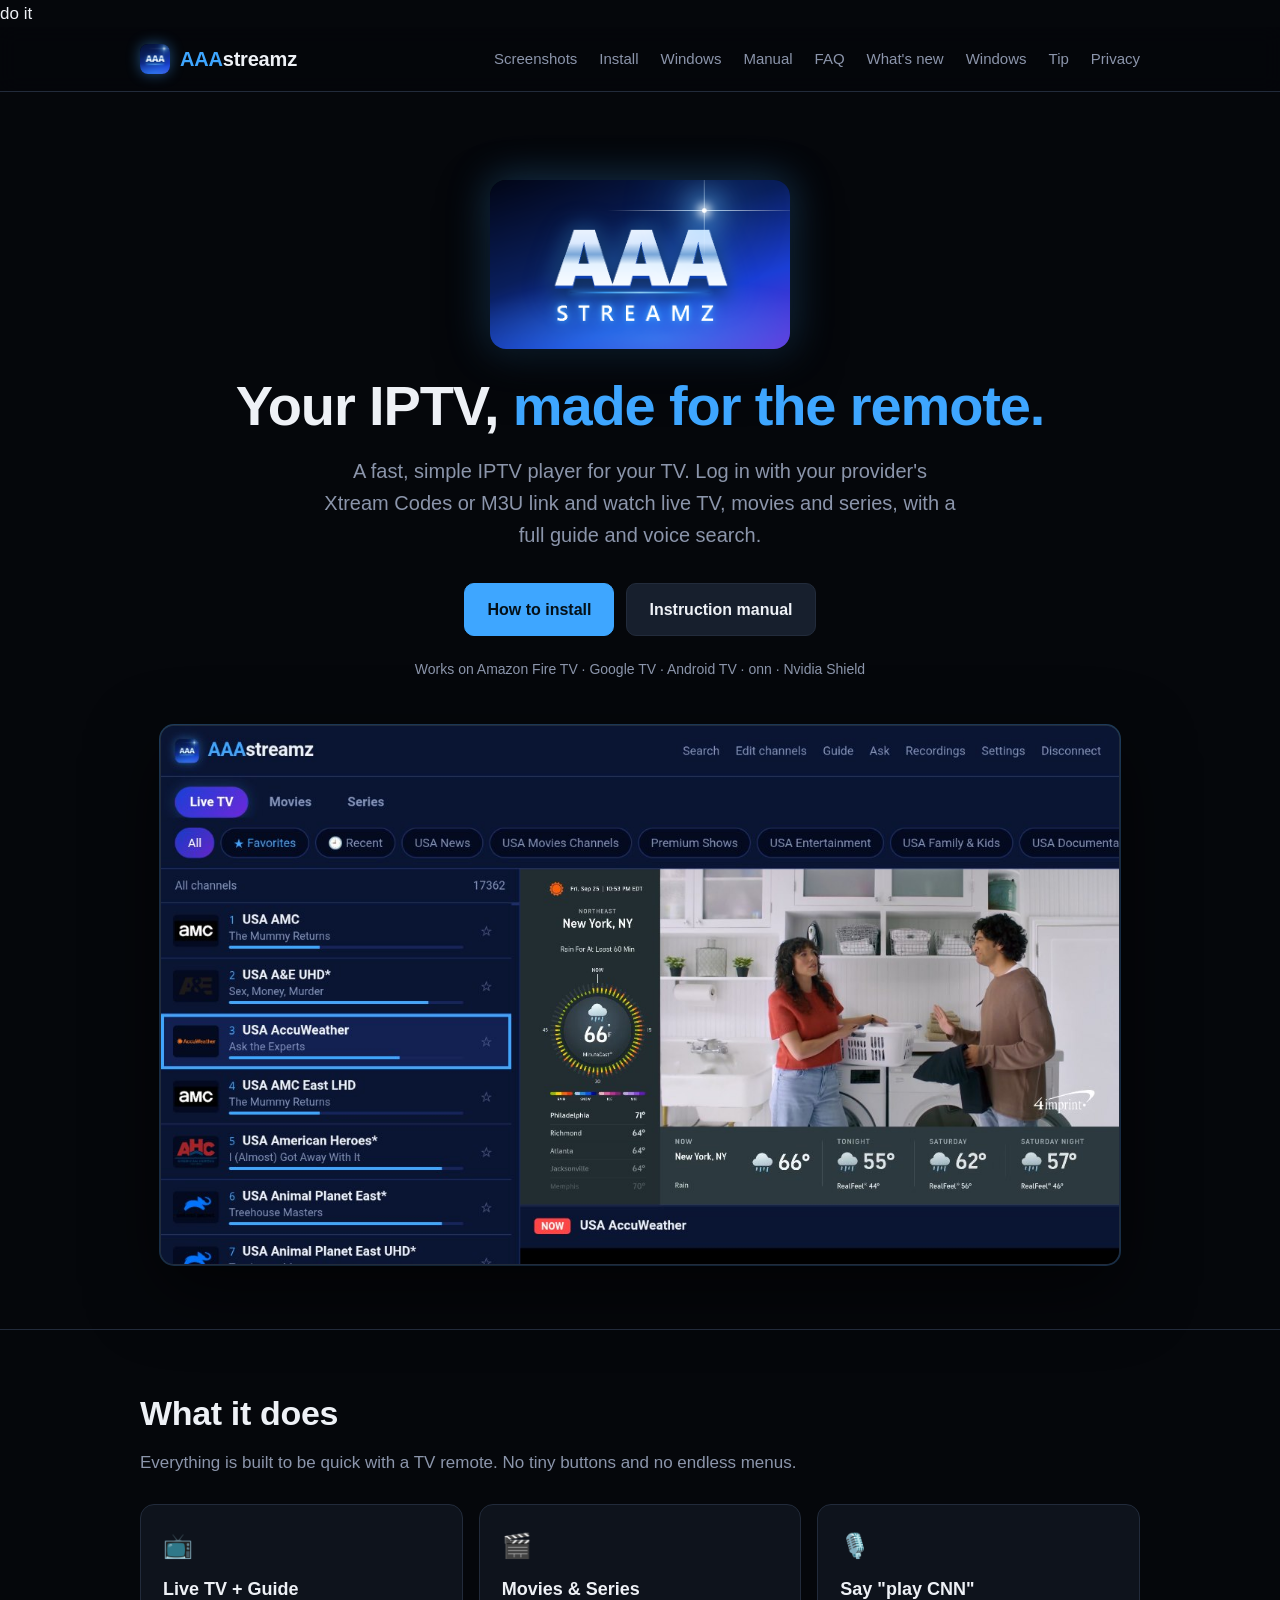
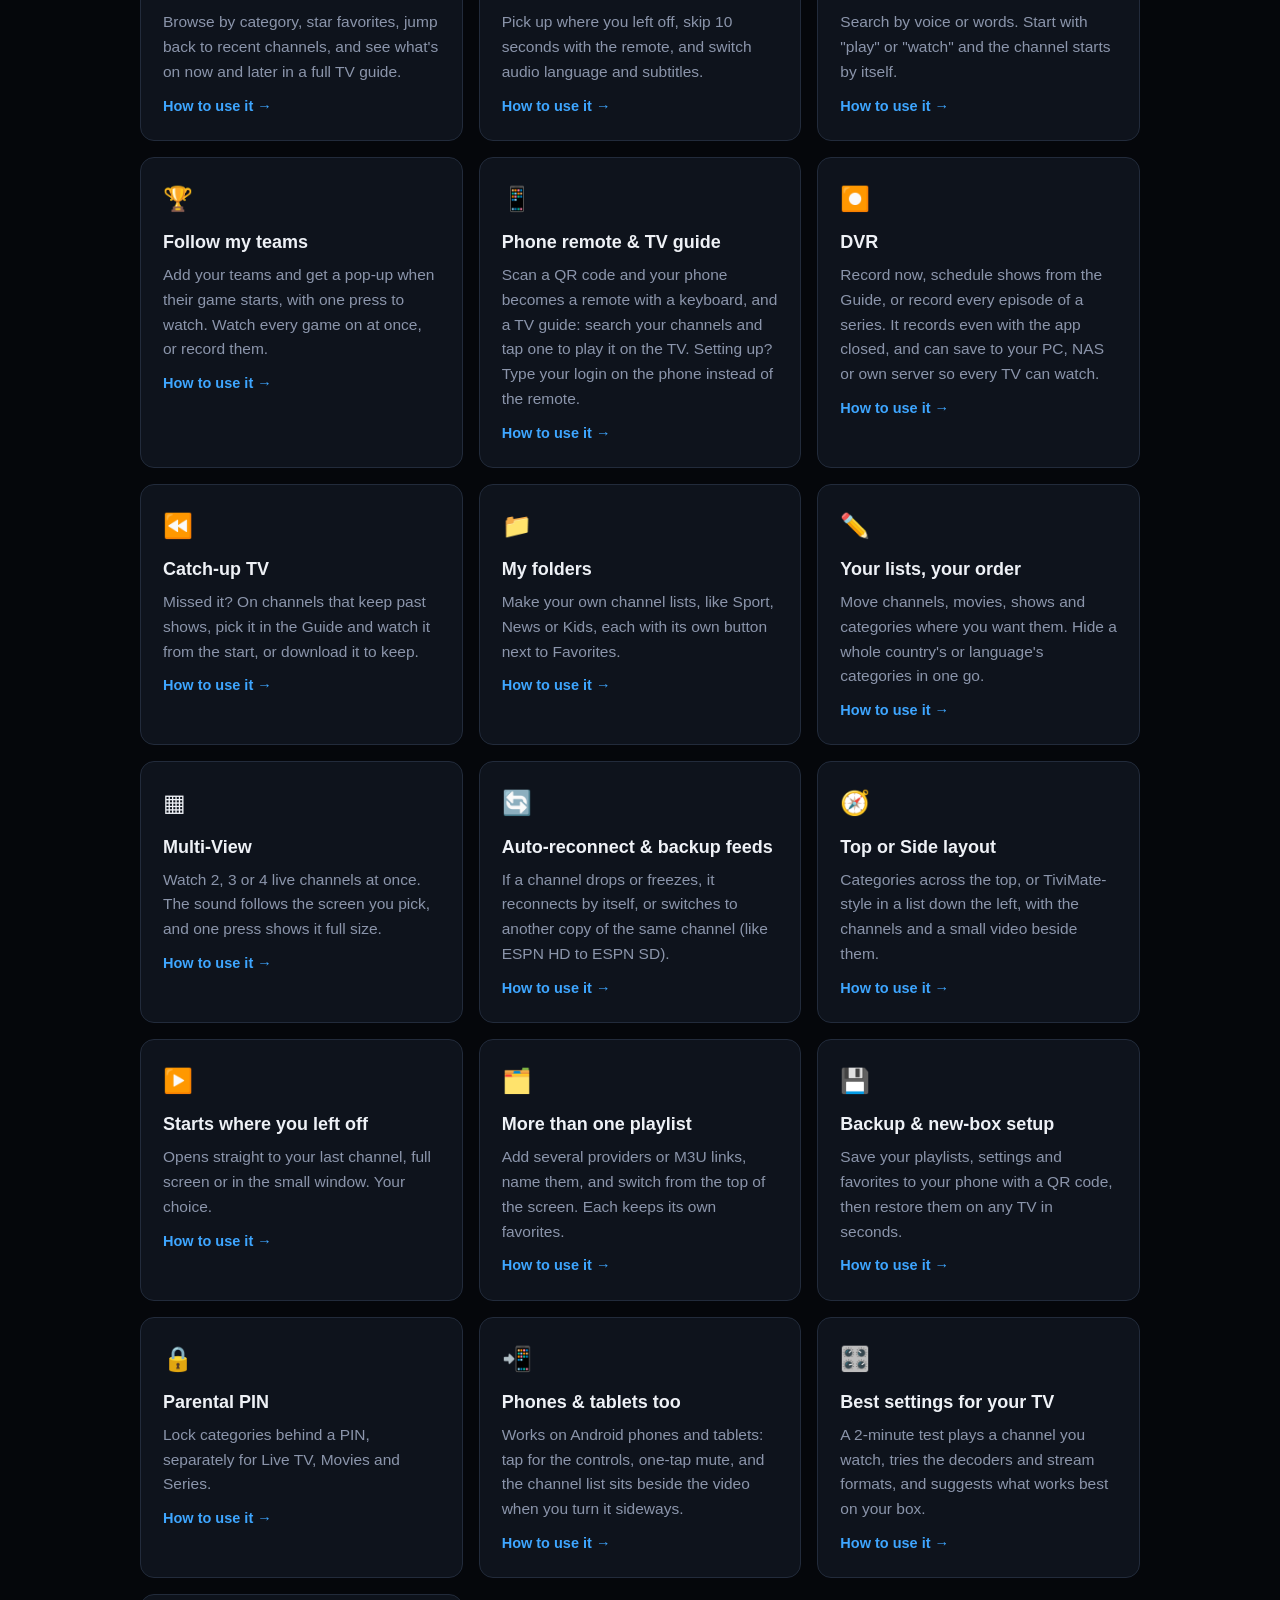
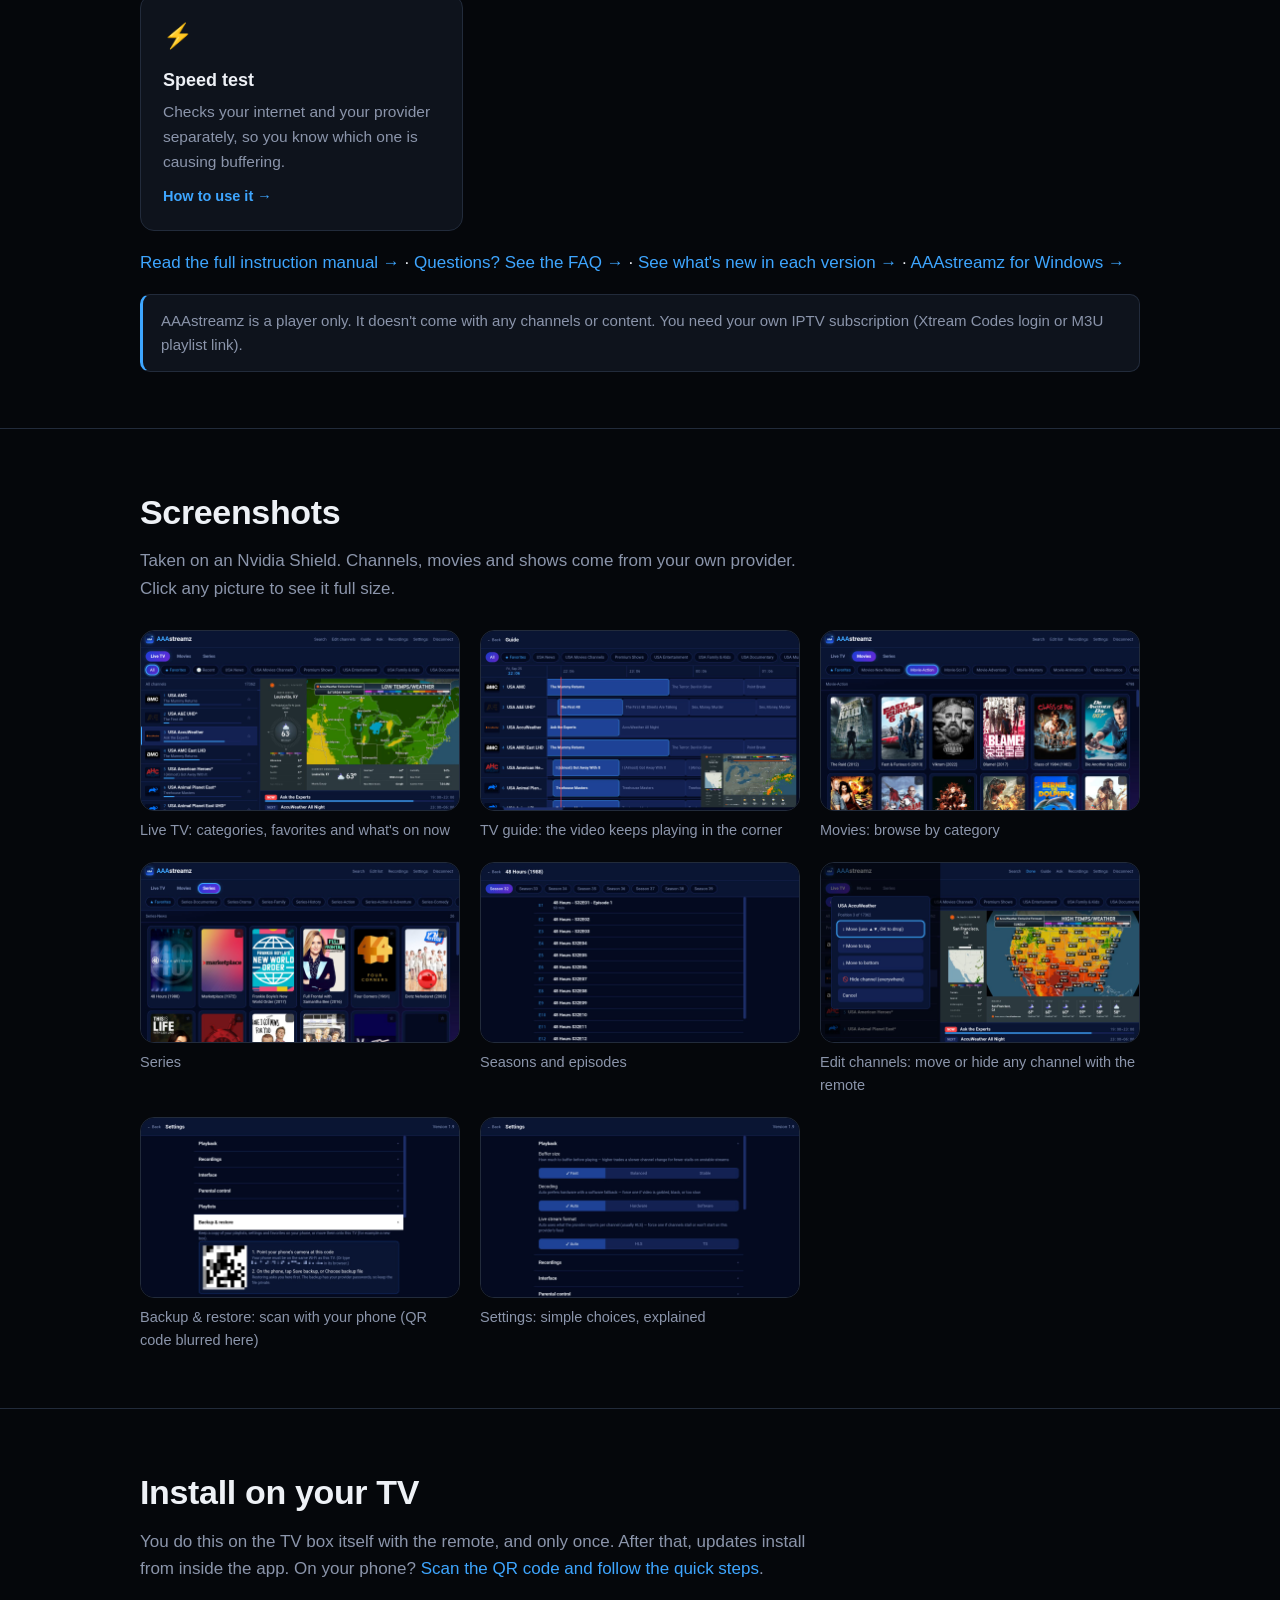
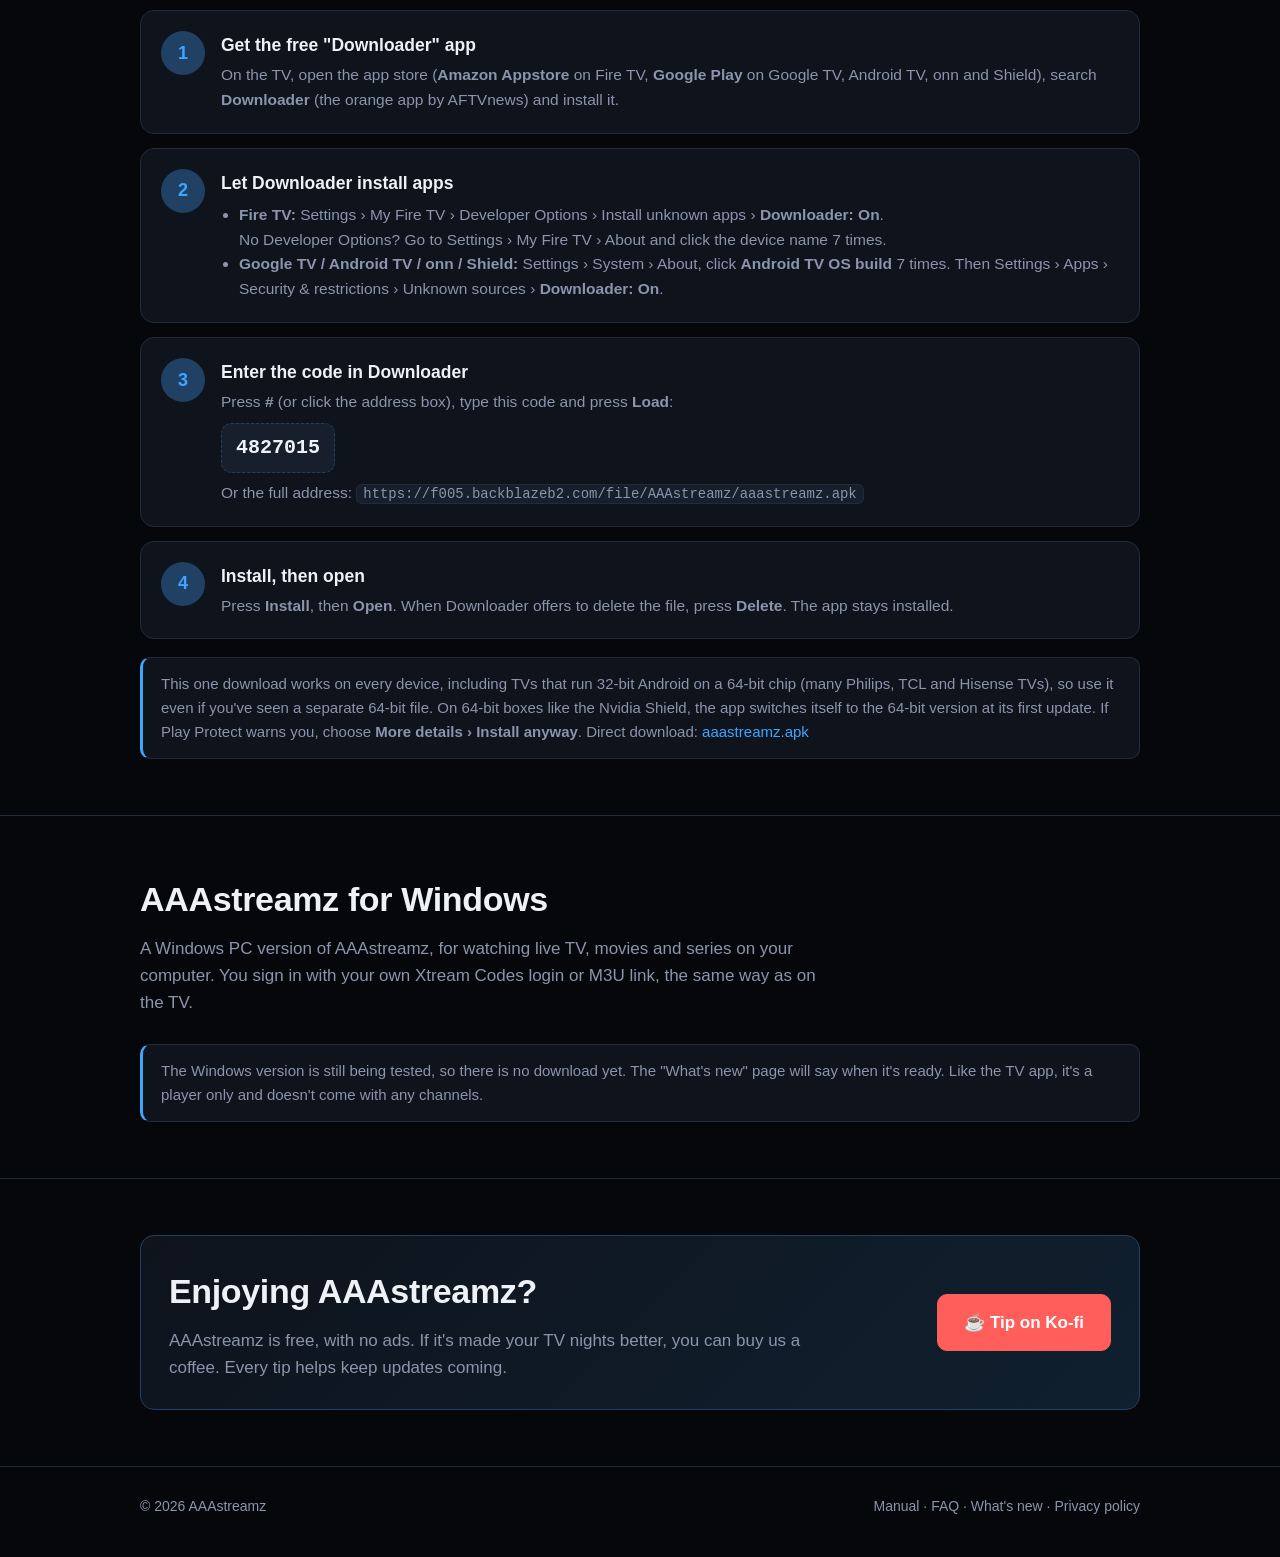
<file: index.html>
do it
<!DOCTYPE html>
<html lang="en">
<head>
  <meta charset="utf-8">
  <meta name="viewport" content="width=device-width, initial-scale=1">
  <title>AAAstreamz: IPTV player for your TV</title>
  <meta name="description" content="AAAstreamz is a free, fast IPTV player for Fire TV, Google TV, Android TV, onn and Nvidia Shield. Bring your own Xtream Codes or M3U provider.">
  <link rel="icon" type="image/png" sizes="32x32" href="img/favicon-32.png">
  <link rel="icon" type="image/png" sizes="192x192" href="img/icon-192.png">
  <link rel="apple-touch-icon" href="img/apple-touch-icon.png">
  <meta name="theme-color" content="#0a1f5c">
  <meta property="og:type" content="website">
  <meta property="og:site_name" content="AAAstreamz">
  <meta property="og:title" content="AAAstreamz: IPTV player for your TV">
  <meta property="og:description" content="AAAstreamz is a free, fast IPTV player for Fire TV, Google TV, Android TV, onn and Nvidia Shield. Bring your own Xtream Codes or M3U provider.">
  <meta property="og:url" content="https://aaastreamz.lol/">
  <meta property="og:image" content="https://aaastreamz.lol/img/og-image.jpg">
  <meta property="og:image:width" content="1200">
  <meta property="og:image:height" content="630">
  <meta name="twitter:card" content="summary_large_image">
  <meta name="twitter:image" content="https://aaastreamz.lol/img/og-image.jpg">
  <link rel="stylesheet" href="style.css?v=20260926a">
</head>
<body>
  <header class="site-header">
    <div class="wrap">
      <a class="brand" href="index.html"><img class="logo" src="img/icon-64.png" width="30" height="30" alt=""><span><span class="aaa">AAA</span>streamz</span></a>
      <nav class="nav">
        <a href="#screenshots">Screenshots</a>
        <a href="#install">Install</a>
        <a href="windows.html">Windows</a>
        <a href="guide.html">Manual</a>
        <a href="faq.html">FAQ</a>
        <a href="releases.html">What's new</a>
        <a href="#windows">Windows</a>
        <a href="#tip">Tip</a>
        <a href="privacy.html">Privacy</a>
      </nav>
    </div>
  </header>

  <main>
    <div class="hero">
      <div class="wrap">
        <img class="hero-logo" src="img/tv-banner.png" width="640" height="360" alt="AAAstreamz" style="display:block;margin:0 auto 26px;width:300px;max-width:70%;height:auto">
        <h1>Your IPTV, <span class="accent">made for the remote.</span></h1>
        <p class="lead">A fast, simple IPTV player for your TV. Log in with your provider's Xtream Codes or M3U link and watch live TV, movies and series, with a full guide and voice search.</p>
        <div class="cta">
          <a class="btn primary" href="#install">How to install</a>
          <a class="btn" href="guide.html">Instruction manual</a>
        </div>
        <p class="devices">Works on Amazon Fire TV · Google TV · Android TV · onn · Nvidia Shield</p>
        <figure class="hero-shot">
          <img src="screenshots/02-live-tv-watching-small-window.jpg?v=newlook1" width="1280" height="720" alt="AAAstreamz Live TV screen: channel list on the left, the channel playing in a window on the right, with what's on now and next">
        </figure>
      </div>
    </div>

    <section id="features">
      <div class="wrap">
        <h2>What it does</h2>
        <p class="sub">Everything is built to be quick with a TV remote. No tiny buttons and no endless menus.</p>
        <div class="grid">
          <div class="card"><div class="icon">📺</div><h3>Live TV + Guide</h3><p>Browse by category, star favorites, jump back to recent channels, and see what's on now and later in a full TV guide.</p><a class="how" href="guide.html#live">How to use it →</a></div>
          <div class="card"><div class="icon">🎬</div><h3>Movies &amp; Series</h3><p>Pick up where you left off, skip 10 seconds with the remote, and switch audio language and subtitles.</p><a class="how" href="guide.html#vod">How to use it →</a></div>
          <div class="card"><div class="icon">🎙️</div><h3>Say "play CNN"</h3><p>Search by voice or words. Start with "play" or "watch" and the channel starts by itself.</p><a class="how" href="guide.html#ask">How to use it →</a></div>
          <div class="card"><div class="icon">🏆</div><h3>Follow my teams</h3><p>Add your teams and get a pop-up when their game starts, with one press to watch. Watch every game on at once, or record them.</p><a class="how" href="guide.html#teams">How to use it →</a></div>
          <div class="card"><div class="icon">📱</div><h3>Phone remote &amp; TV guide</h3><p>Scan a QR code and your phone becomes a remote with a keyboard, and a TV guide: search your channels and tap one to play it on the TV. Setting up? Type your login on the phone instead of the remote.</p><a class="how" href="guide.html#phone">How to use it →</a></div>
          <div class="card"><div class="icon">⏺️</div><h3>DVR</h3><p>Record now, schedule shows from the Guide, or record every episode of a series. It records even with the app closed, and can save to your PC, NAS or own server so every TV can watch.</p><a class="how" href="guide.html#record">How to use it →</a></div>
          <div class="card"><div class="icon">⏪</div><h3>Catch-up TV</h3><p>Missed it? On channels that keep past shows, pick it in the Guide and watch it from the start, or download it to keep.</p><a class="how" href="guide.html#catchup">How to use it →</a></div>
          <div class="card"><div class="icon">📁</div><h3>My folders</h3><p>Make your own channel lists, like Sport, News or Kids, each with its own button next to Favorites.</p><a class="how" href="guide.html#folders">How to use it →</a></div>
          <div class="card"><div class="icon">✏️</div><h3>Your lists, your order</h3><p>Move channels, movies, shows and categories where you want them. Hide a whole country's or language's categories in one go.</p><a class="how" href="guide.html#edit">How to use it →</a></div>
          <div class="card"><div class="icon">▦</div><h3>Multi-View</h3><p>Watch 2, 3 or 4 live channels at once. The sound follows the screen you pick, and one press shows it full size.</p><a class="how" href="guide.html#multiview">How to use it →</a></div>
          <div class="card"><div class="icon">🔄</div><h3>Auto-reconnect &amp; backup feeds</h3><p>If a channel drops or freezes, it reconnects by itself, or switches to another copy of the same channel (like ESPN HD to ESPN SD).</p><a class="how" href="guide.html#live">How to use it →</a></div>
          <div class="card"><div class="icon">🧭</div><h3>Top or Side layout</h3><p>Categories across the top, or TiviMate-style in a list down the left, with the channels and a small video beside them.</p><a class="how" href="guide.html#around">How to use it →</a></div>
          <div class="card"><div class="icon">▶️</div><h3>Starts where you left off</h3><p>Opens straight to your last channel, full screen or in the small window. Your choice.</p><a class="how" href="guide.html#live">How to use it →</a></div>
          <div class="card"><div class="icon">🗂️</div><h3>More than one playlist</h3><p>Add several providers or M3U links, name them, and switch from the top of the screen. Each keeps its own favorites.</p><a class="how" href="guide.html#playlists">How to use it →</a></div>
          <div class="card"><div class="icon">💾</div><h3>Backup &amp; new-box setup</h3><p>Save your playlists, settings and favorites to your phone with a QR code, then restore them on any TV in seconds.</p><a class="how" href="guide.html#backup">How to use it →</a></div>
          <div class="card"><div class="icon">🔒</div><h3>Parental PIN</h3><p>Lock categories behind a PIN, separately for Live TV, Movies and Series.</p><a class="how" href="guide.html#settings">How to use it →</a></div>
          <div class="card"><div class="icon">📲</div><h3>Phones &amp; tablets too</h3><p>Works on Android phones and tablets: tap for the controls, one-tap mute, and the channel list sits beside the video when you turn it sideways.</p><a class="how" href="guide.html#live">How to use it →</a></div>
          <div class="card"><div class="icon">🎛️</div><h3>Best settings for your TV</h3><p>A 2-minute test plays a channel you watch, tries the decoders and stream formats, and suggests what works best on your box.</p><a class="how" href="guide.html#best-settings">How to use it →</a></div>
          <div class="card"><div class="icon">⚡</div><h3>Speed test</h3><p>Checks your internet and your provider separately, so you know which one is causing buffering.</p><a class="how" href="guide.html#help">How to use it →</a></div>
        </div>
        <p style="margin-top:18px"><a href="guide.html">Read the full instruction manual →</a> · <a href="faq.html">Questions? See the FAQ →</a> · <a href="releases.html">See what's new in each version →</a> · <a href="windows.html">AAAstreamz for Windows →</a></p>
        <div class="note">AAAstreamz is a player only. It doesn't come with any channels or content. You need your own IPTV subscription (Xtream Codes login or M3U playlist link).</div>
      </div>
    </section>

    <section id="screenshots">
      <div class="wrap">
        <h2>Screenshots</h2>
        <p class="sub">Taken on an Nvidia Shield. Channels, movies and shows come from your own provider. Click any picture to see it full size.</p>
        <div class="shots">
          <figure><a href="screenshots/01-live-tv-channel-list.jpg?v=newlook1"><img src="screenshots/01-live-tv-channel-list.jpg?v=newlook1" width="1280" height="720" loading="lazy" alt="Live TV channel list with categories, logos and what's on now"></a><figcaption>Live TV: categories, favorites and what's on now</figcaption></figure>
          <figure><a href="screenshots/03-tv-guide.jpg?v=newlook1"><img src="screenshots/03-tv-guide.jpg?v=newlook1" width="1280" height="720" loading="lazy" alt="TV guide grid with the playing channel shrunk into the corner"></a><figcaption>TV guide: the video keeps playing in the corner</figcaption></figure>
          <figure><a href="screenshots/04-movies.jpg?v=newlook1"><img src="screenshots/04-movies.jpg?v=newlook1" width="1280" height="720" loading="lazy" alt="Movies poster grid"></a><figcaption>Movies: browse by category</figcaption></figure>
          <figure><a href="screenshots/05-series.jpg?v=newlook1"><img src="screenshots/05-series.jpg?v=newlook1" width="1280" height="720" loading="lazy" alt="Series poster grid"></a><figcaption>Series</figcaption></figure>
          <figure><a href="screenshots/06-series-episodes.jpg?v=newlook1"><img src="screenshots/06-series-episodes.jpg?v=newlook1" width="1280" height="720" loading="lazy" alt="Season tabs and episode list for a series"></a><figcaption>Seasons and episodes</figcaption></figure>
          <figure><a href="screenshots/08-channel-editor.jpg?v=newlook1"><img src="screenshots/08-channel-editor.jpg?v=newlook1" width="1280" height="720" loading="lazy" alt="Channel editor menu: move, move to top or bottom, or hide a channel"></a><figcaption>Edit channels: move or hide any channel with the remote</figcaption></figure>
          <figure><a href="screenshots/09-backup-restore.jpg?v=newlook1"><img src="screenshots/09-backup-restore.jpg?v=newlook1" width="1280" height="720" loading="lazy" alt="Backup and restore screen with a QR code for your phone"></a><figcaption>Backup &amp; restore: scan with your phone (QR code blurred here)</figcaption></figure>
          <figure><a href="screenshots/07-settings.jpg?v=newlook1"><img src="screenshots/07-settings.jpg?v=newlook1" width="1280" height="720" loading="lazy" alt="Settings screen with playback options"></a><figcaption>Settings: simple choices, explained</figcaption></figure>
        </div>
      </div>
    </section>

    <section id="install">
      <div class="wrap">
        <h2>Install on your TV</h2>
        <p class="sub">You do this on the TV box itself with the remote, and only once. After that, updates install from inside the app. On your phone? <a href="get.html">Scan the QR code and follow the quick steps</a>.</p>
        <div class="steps">
          <div class="step">
            <div>
              <h3>Get the free "Downloader" app</h3>
              <p>On the TV, open the app store (<strong>Amazon Appstore</strong> on Fire TV, <strong>Google Play</strong> on Google TV, Android TV, onn and Shield), search <strong>Downloader</strong> (the orange app by AFTVnews) and install it.</p>
            </div>
          </div>
          <div class="step">
            <div>
              <h3>Let Downloader install apps</h3>
              <ul>
                <li><strong>Fire TV:</strong> Settings › My Fire TV › Developer Options › Install unknown apps › <strong>Downloader: On</strong>.<br>No Developer Options? Go to Settings › My Fire TV › About and click the device name 7 times.</li>
                <li><strong>Google TV / Android TV / onn / Shield:</strong> Settings › System › About, click <strong>Android TV OS build</strong> 7 times. Then Settings › Apps › Security &amp; restrictions › Unknown sources › <strong>Downloader: On</strong>.</li>
              </ul>
            </div>
          </div>
          <div class="step">
            <div>
              <h3>Enter the code in Downloader</h3>
              <p>Press <strong>#</strong> (or click the address box), type this code and press <strong>Load</strong>:</p>
              <span class="big-code">4827015</span>
              <p style="margin-top:8px">Or the full address: <code>https://f005.backblazeb2.com/file/AAAstreamz/aaastreamz.apk</code></p>
            </div>
          </div>
          <div class="step">
            <div>
              <h3>Install, then open</h3>
              <p>Press <strong>Install</strong>, then <strong>Open</strong>. When Downloader offers to delete the file, press <strong>Delete</strong>. The app stays installed.</p>
            </div>
          </div>
        </div>
        <div class="note">This one download works on every device, including TVs that run 32-bit Android on a 64-bit chip (many Philips, TCL and Hisense TVs), so use it even if you've seen a separate 64-bit file. On 64-bit boxes like the Nvidia Shield, the app switches itself to the 64-bit version at its first update. If Play Protect warns you, choose <strong>More details › Install anyway</strong>.
          Direct download: <a href="https://f005.backblazeb2.com/file/AAAstreamz/aaastreamz.apk">aaastreamz.apk</a></div>
      </div>
    </section>

    <section id="windows">
      <div class="wrap">
        <h2>AAAstreamz for Windows</h2>
        <p class="sub">A Windows PC version of AAAstreamz, for watching live TV, movies and series on your computer. You sign in with your own Xtream Codes login or M3U link, the same way as on the TV.</p>
        <div class="note">The Windows version is still being tested, so there is no download yet. The "What's new" page will say when it's ready. Like the TV app, it's a player only and doesn't come with any channels.</div>
      </div>
    </section>

    <section id="tip">
      <div class="wrap">
        <div class="tip-card">
          <div>
            <h2>Enjoying AAAstreamz?</h2>
            <p class="sub">AAAstreamz is free, with no ads. If it's made your TV nights better, you can buy us a coffee. Every tip helps keep updates coming.</p>
          </div>
          <a class="btn kofi" href="https://ko-fi.com/aaastreamz" target="_blank" rel="noopener">☕ Tip on Ko-fi</a>
        </div>
      </div>
    </section>
  </main>

  <footer class="site-footer">
    <div class="wrap">
      <span>© 2026 AAAstreamz</span>
      <span><a href="guide.html">Manual</a> · <a href="faq.html">FAQ</a> · <a href="releases.html">What's new</a> · <a href="privacy.html">Privacy policy</a></span>
    </div>
  </footer>

  <!-- Screenshot viewer: opens on a screenshot click; ‹ › buttons, arrow keys or swipe move between
       shots; ✕, Esc or clicking the dark background closes. Without JavaScript the links still
       open each full-size image. -->
  <div class="lightbox" id="lightbox" hidden role="dialog" aria-modal="true" aria-label="Screenshot viewer">
    <button class="lb-close" type="button" aria-label="Close">✕</button>
    <button class="lb-prev" type="button" aria-label="Previous screenshot">‹</button>
    <figure><img alt=""><figcaption></figcaption><div class="lb-count"></div></figure>
    <button class="lb-next" type="button" aria-label="Next screenshot">›</button>
  </div>
  <script>
  (function () {
    var links = Array.prototype.slice.call(document.querySelectorAll('.shots figure a'));
    var box = document.getElementById('lightbox');
    if (!links.length || !box) return;
    var img = box.querySelector('img'), cap = box.querySelector('figcaption'), count = box.querySelector('.lb-count');
    var index = 0, lastFocus = null, touchX = null;
    function show(i) {
      index = (i + links.length) % links.length;
      var a = links[index], fig = a.closest('figure'), thumb = a.querySelector('img');
      img.src = a.getAttribute('href');
      img.alt = thumb ? thumb.alt : '';
      cap.textContent = fig && fig.querySelector('figcaption') ? fig.querySelector('figcaption').textContent : '';
      count.textContent = (index + 1) + ' / ' + links.length;
      // Warm the neighbours so ‹ › feel instant.
      [index - 1, index + 1].forEach(function (n) { new Image().src = links[(n + links.length) % links.length].getAttribute('href'); });
    }
    function open(i) { lastFocus = document.activeElement; show(i); box.hidden = false; document.body.style.overflow = 'hidden'; box.querySelector('.lb-next').focus(); }
    function close() { box.hidden = true; document.body.style.overflow = ''; if (lastFocus) lastFocus.focus(); }
    links.forEach(function (a, i) { a.addEventListener('click', function (e) { e.preventDefault(); open(i); }); });
    box.querySelector('.lb-prev').addEventListener('click', function (e) { e.stopPropagation(); show(index - 1); });
    box.querySelector('.lb-next').addEventListener('click', function (e) { e.stopPropagation(); show(index + 1); });
    box.querySelector('.lb-close').addEventListener('click', close);
    box.addEventListener('click', function (e) { if (e.target === box) close(); });
    document.addEventListener('keydown', function (e) {
      if (box.hidden) return;
      if (e.key === 'ArrowLeft') show(index - 1);
      else if (e.key === 'ArrowRight') show(index + 1);
      else if (e.key === 'Escape') close();
    });
    box.addEventListener('touchstart', function (e) { touchX = e.touches[0].clientX; }, { passive: true });
    box.addEventListener('touchend', function (e) {
      if (touchX === null) return;
      var dx = e.changedTouches[0].clientX - touchX; touchX = null;
      if (Math.abs(dx) > 50) show(index + (dx < 0 ? 1 : -1));
    });
  })();
  </script>
</body>
</html>
</file>
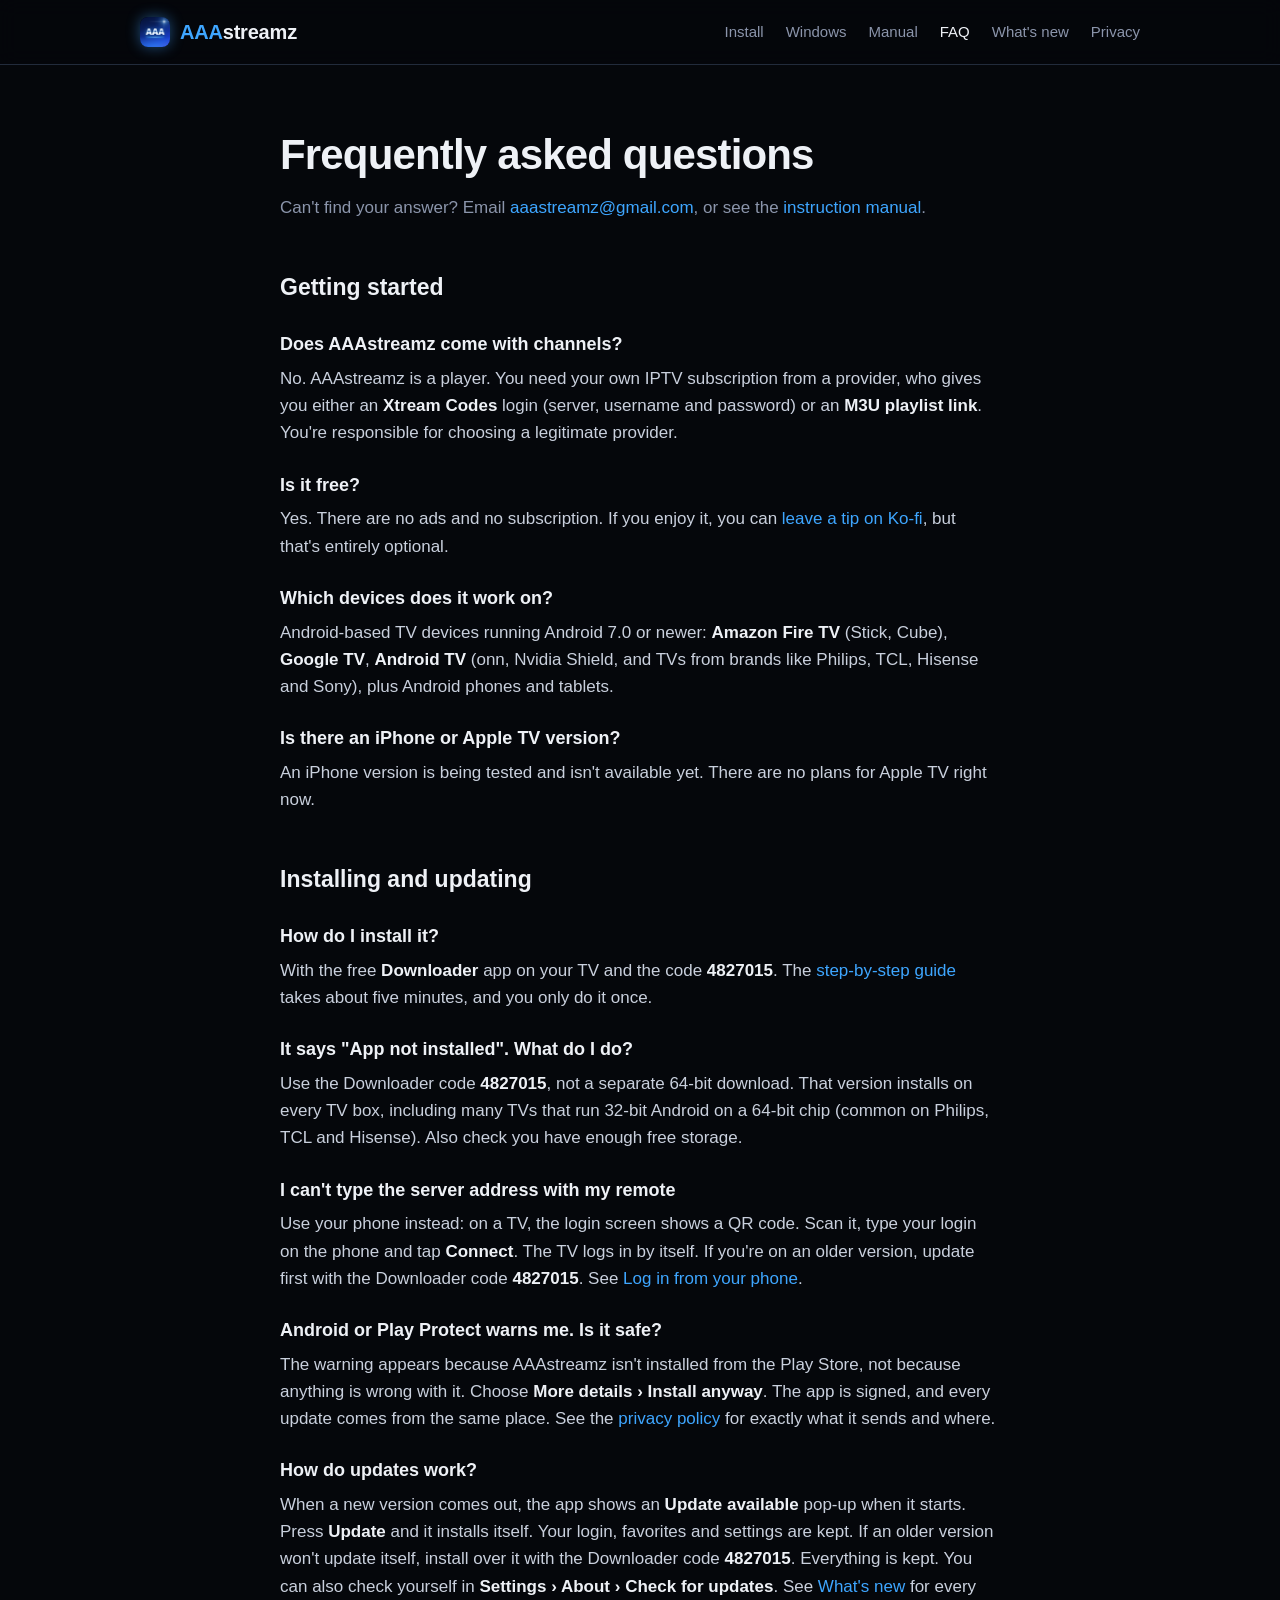
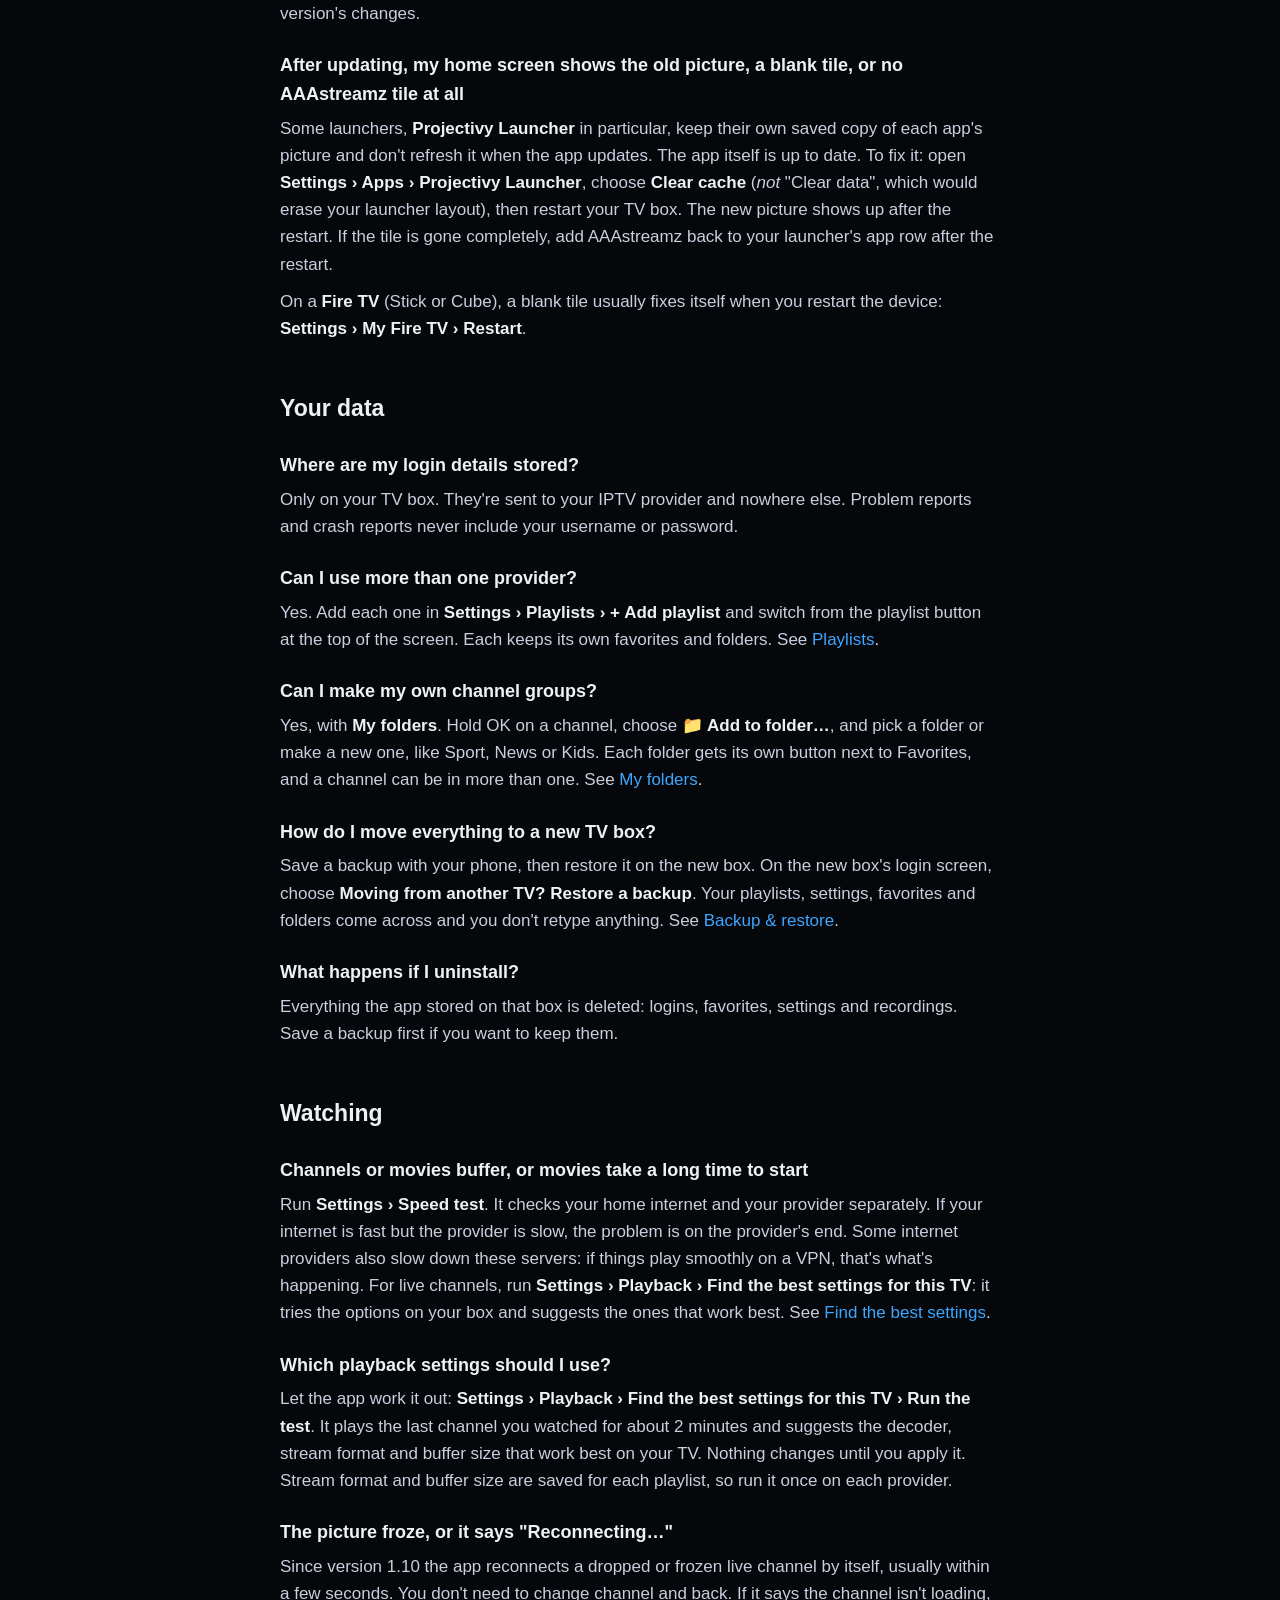
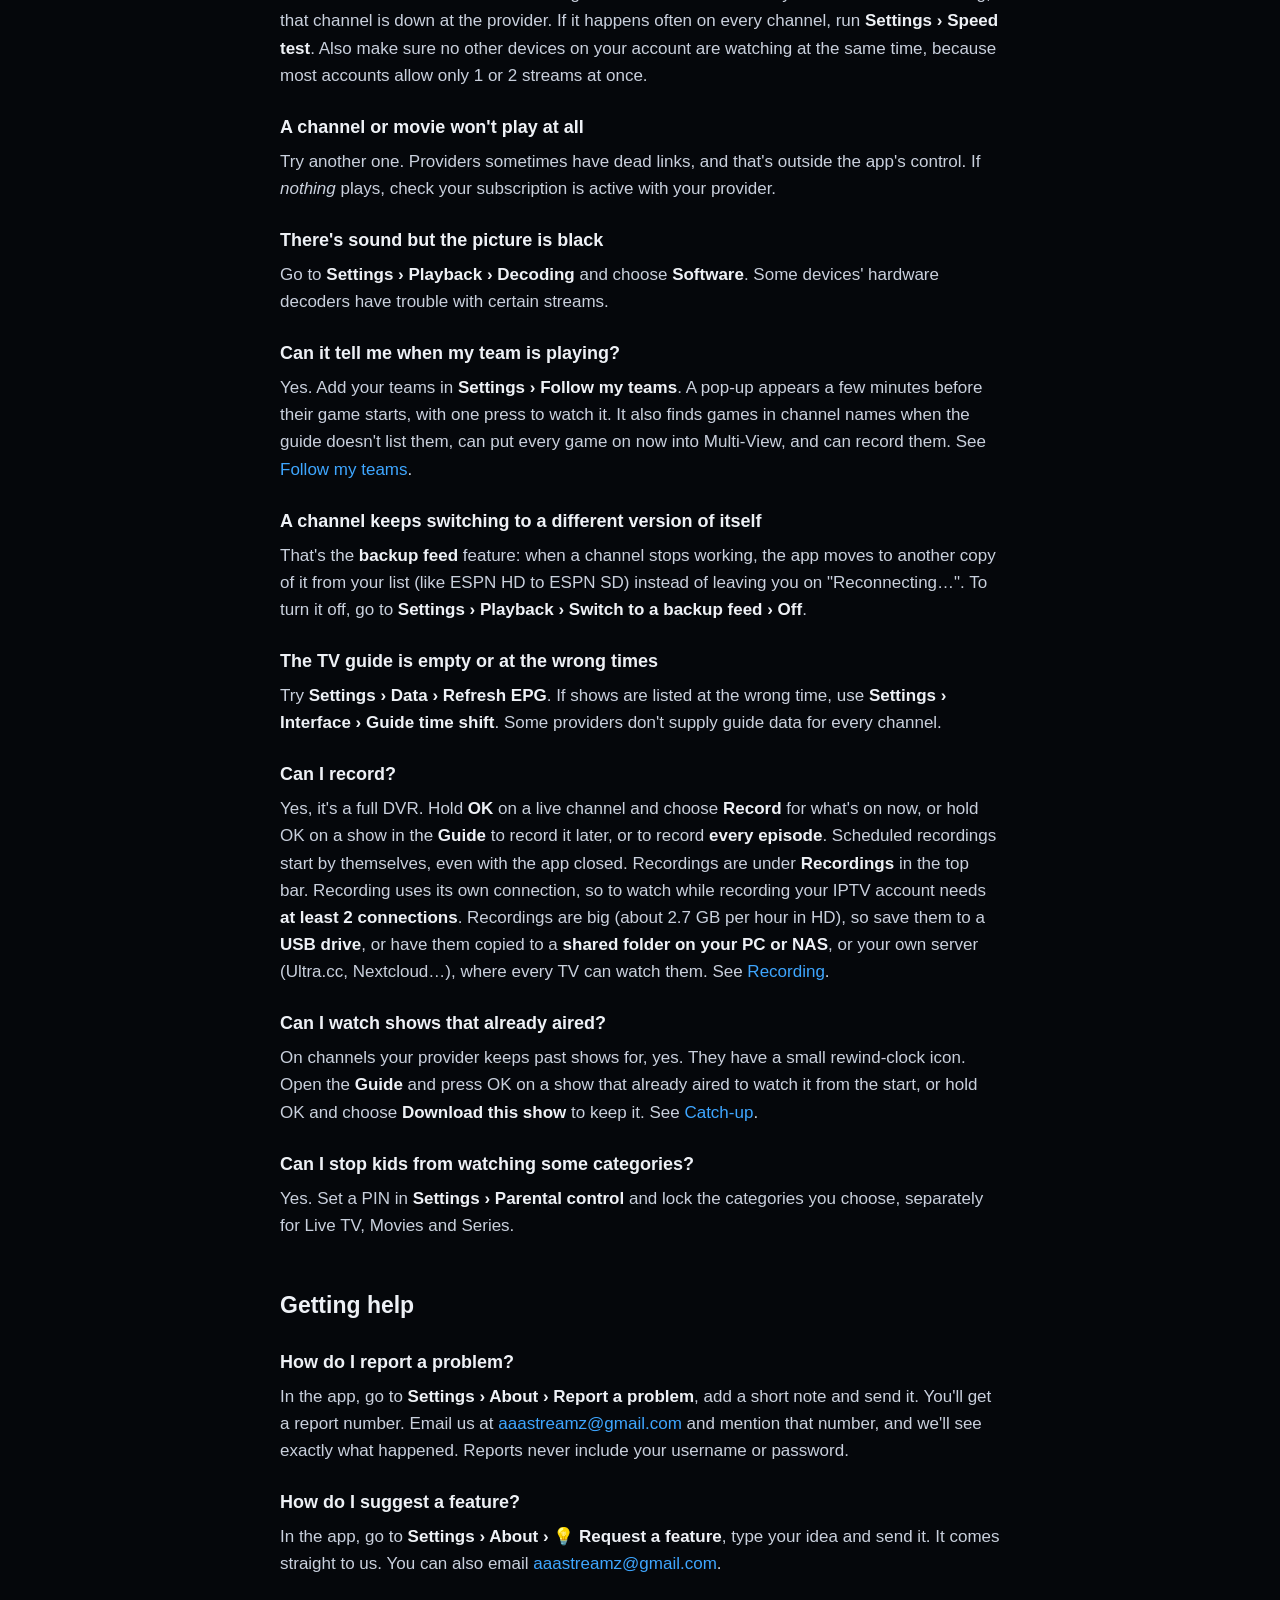
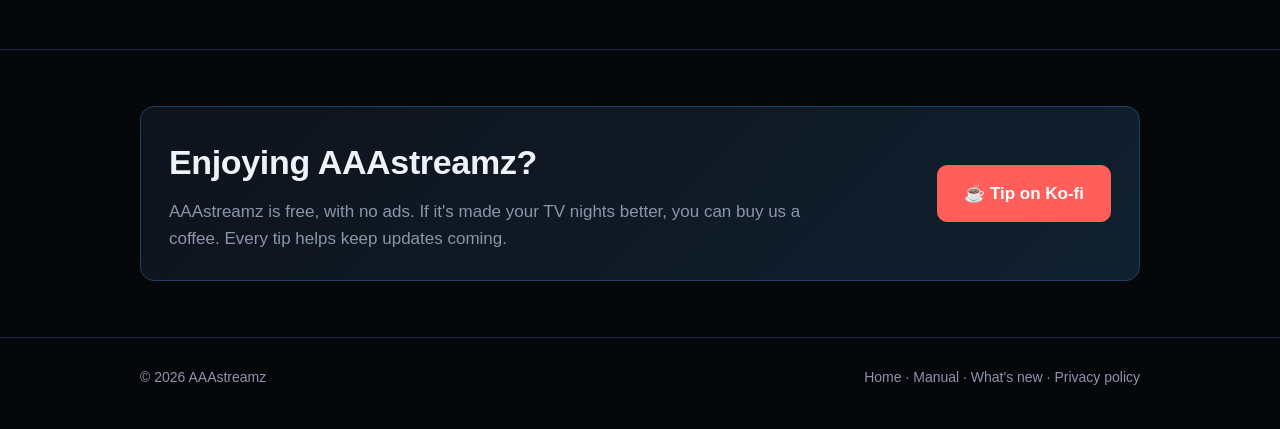
<file: faq.html>
<!DOCTYPE html>
<html lang="en">
<head>
  <meta charset="utf-8">
  <meta name="viewport" content="width=device-width, initial-scale=1">
  <title>AAAstreamz FAQ</title>
  <meta name="description" content="Common questions about AAAstreamz: what you need, which devices it runs on, installing, updates, playlists, backups and fixing buffering.">
  <link rel="icon" type="image/png" sizes="32x32" href="img/favicon-32.png">
  <link rel="icon" type="image/png" sizes="192x192" href="img/icon-192.png">
  <link rel="apple-touch-icon" href="img/apple-touch-icon.png">
  <meta name="theme-color" content="#0a1f5c">
  <meta property="og:type" content="website">
  <meta property="og:site_name" content="AAAstreamz">
  <meta property="og:title" content="AAAstreamz FAQ">
  <meta property="og:description" content="Common questions about AAAstreamz: what you need, which devices it runs on, installing, updates, playlists, backups and fixing buffering.">
  <meta property="og:url" content="https://aaastreamz.lol/faq.html">
  <meta property="og:image" content="https://aaastreamz.lol/img/og-image.jpg">
  <meta property="og:image:width" content="1200">
  <meta property="og:image:height" content="630">
  <meta name="twitter:card" content="summary_large_image">
  <meta name="twitter:image" content="https://aaastreamz.lol/img/og-image.jpg">
  <link rel="stylesheet" href="style.css?v=20260926a">
</head>
<body>
  <header class="site-header">
    <div class="wrap">
      <a class="brand" href="index.html"><img class="logo" src="img/icon-64.png" width="30" height="30" alt=""><span><span class="aaa">AAA</span>streamz</span></a>
      <nav class="nav">
        <a href="index.html#install">Install</a>
        <a href="windows.html">Windows</a>
        <a href="guide.html">Manual</a>
        <a href="faq.html" aria-current="page">FAQ</a>
        <a href="releases.html">What's new</a>
        <a href="privacy.html">Privacy</a>
      </nav>
    </div>
  </header>

  <main class="doc">
    <div class="wrap">
      <h1>Frequently asked questions</h1>
      <p class="meta">Can't find your answer? Email <a href="mailto:aaastreamz@gmail.com">aaastreamz@gmail.com</a>, or see the <a href="guide.html">instruction manual</a>.</p>

      <h2>Getting started</h2>

      <h3>Does AAAstreamz come with channels?</h3>
      <p>No. AAAstreamz is a player. You need your own IPTV subscription from a provider, who gives you either an <strong>Xtream Codes</strong> login (server, username and password) or an <strong>M3U playlist link</strong>. You're responsible for choosing a legitimate provider.</p>

      <h3>Is it free?</h3>
      <p>Yes. There are no ads and no subscription. If you enjoy it, you can <a href="index.html#tip">leave a tip on Ko-fi</a>, but that's entirely optional.</p>

      <h3>Which devices does it work on?</h3>
      <p>Android-based TV devices running Android 7.0 or newer: <strong>Amazon Fire TV</strong> (Stick, Cube), <strong>Google TV</strong>, <strong>Android TV</strong> (onn, Nvidia Shield, and TVs from brands like Philips, TCL, Hisense and Sony), plus Android phones and tablets.</p>

      <h3>Is there an iPhone or Apple TV version?</h3>
      <p>An iPhone version is being tested and isn't available yet. There are no plans for Apple TV right now.</p>

      <h2>Installing and updating</h2>

      <h3>How do I install it?</h3>
      <p>With the free <strong>Downloader</strong> app on your TV and the code <strong>4827015</strong>. The <a href="index.html#install">step-by-step guide</a> takes about five minutes, and you only do it once.</p>

      <h3>It says "App not installed". What do I do?</h3>
      <p>Use the Downloader code <strong>4827015</strong>, not a separate 64-bit download. That version installs on every TV box, including many TVs that run 32-bit Android on a 64-bit chip (common on Philips, TCL and Hisense). Also check you have enough free storage.</p>

      <h3>I can't type the server address with my remote</h3>
      <p>Use your phone instead: on a TV, the login screen shows a QR code. Scan it, type your login on the phone and tap <strong>Connect</strong>. The TV logs in by itself. If you're on an older version, update first with the Downloader code <strong>4827015</strong>. See <a href="guide.html#phone-login">Log in from your phone</a>.</p>

      <h3>Android or Play Protect warns me. Is it safe?</h3>
      <p>The warning appears because AAAstreamz isn't installed from the Play Store, not because anything is wrong with it. Choose <strong>More details › Install anyway</strong>. The app is signed, and every update comes from the same place. See the <a href="privacy.html">privacy policy</a> for exactly what it sends and where.</p>

      <h3>How do updates work?</h3>
      <p>When a new version comes out, the app shows an <strong>Update available</strong> pop-up when it starts. Press <strong>Update</strong> and it installs itself. Your login, favorites and settings are kept. If an older version won't update itself, install over it with the Downloader code <strong>4827015</strong>. Everything is kept. You can also check yourself in <strong>Settings › About › Check for updates</strong>. See <a href="releases.html">What's new</a> for every version's changes.</p>

      <h3>After updating, my home screen shows the old picture, a blank tile, or no AAAstreamz tile at all</h3>
      <p>Some launchers, <strong>Projectivy Launcher</strong> in particular, keep their own saved copy of each app's picture and don't refresh it when the app updates. The app itself is up to date. To fix it: open <strong>Settings › Apps › Projectivy Launcher</strong>, choose <strong>Clear cache</strong> (<em>not</em> "Clear data", which would erase your launcher layout), then restart your TV box. The new picture shows up after the restart. If the tile is gone completely, add AAAstreamz back to your launcher's app row after the restart.</p>
      <p>On a <strong>Fire TV</strong> (Stick or Cube), a blank tile usually fixes itself when you restart the device: <strong>Settings › My Fire TV › Restart</strong>.</p>

      <h2>Your data</h2>

      <h3>Where are my login details stored?</h3>
      <p>Only on your TV box. They're sent to your IPTV provider and nowhere else. Problem reports and crash reports never include your username or password.</p>

      <h3>Can I use more than one provider?</h3>
      <p>Yes. Add each one in <strong>Settings › Playlists › + Add playlist</strong> and switch from the playlist button at the top of the screen. Each keeps its own favorites and folders. See <a href="guide.html#playlists">Playlists</a>.</p>

      <h3>Can I make my own channel groups?</h3>
      <p>Yes, with <strong>My folders</strong>. Hold OK on a channel, choose <strong>📁 Add to folder…</strong>, and pick a folder or make a new one, like Sport, News or Kids. Each folder gets its own button next to Favorites, and a channel can be in more than one. See <a href="guide.html#folders">My folders</a>.</p>

      <h3>How do I move everything to a new TV box?</h3>
      <p>Save a backup with your phone, then restore it on the new box. On the new box's login screen, choose <strong>Moving from another TV? Restore a backup</strong>. Your playlists, settings, favorites and folders come across and you don't retype anything. See <a href="guide.html#backup">Backup &amp; restore</a>.</p>

      <h3>What happens if I uninstall?</h3>
      <p>Everything the app stored on that box is deleted: logins, favorites, settings and recordings. Save a backup first if you want to keep them.</p>

      <h2>Watching</h2>

      <h3>Channels or movies buffer, or movies take a long time to start</h3>
      <p>Run <strong>Settings › Speed test</strong>. It checks your home internet and your provider separately. If your internet is fast but the provider is slow, the problem is on the provider's end. Some internet providers also slow down these servers: if things play smoothly on a VPN, that's what's happening. For live channels, run <strong>Settings › Playback › Find the best settings for this TV</strong>: it tries the options on your box and suggests the ones that work best. See <a href="guide.html#best-settings">Find the best settings</a>.</p>

      <h3>Which playback settings should I use?</h3>
      <p>Let the app work it out: <strong>Settings › Playback › Find the best settings for this TV › Run the test</strong>. It plays the last channel you watched for about 2 minutes and suggests the decoder, stream format and buffer size that work best on your TV. Nothing changes until you apply it. Stream format and buffer size are saved for each playlist, so run it once on each provider.</p>

      <h3>The picture froze, or it says "Reconnecting…"</h3>
      <p>Since version 1.10 the app reconnects a dropped or frozen live channel by itself, usually within a few seconds. You don't need to change channel and back. If it says the channel isn't loading, that channel is down at the provider. If it happens often on every channel, run <strong>Settings › Speed test</strong>. Also make sure no other devices on your account are watching at the same time, because most accounts allow only 1 or 2 streams at once.</p>

      <h3>A channel or movie won't play at all</h3>
      <p>Try another one. Providers sometimes have dead links, and that's outside the app's control. If <em>nothing</em> plays, check your subscription is active with your provider.</p>

      <h3>There's sound but the picture is black</h3>
      <p>Go to <strong>Settings › Playback › Decoding</strong> and choose <strong>Software</strong>. Some devices' hardware decoders have trouble with certain streams.</p>

      <h3>Can it tell me when my team is playing?</h3>
      <p>Yes. Add your teams in <strong>Settings › Follow my teams</strong>. A pop-up appears a few minutes before their game starts, with one press to watch it. It also finds games in channel names when the guide doesn't list them, can put every game on now into Multi-View, and can record them. See <a href="guide.html#teams">Follow my teams</a>.</p>

      <h3>A channel keeps switching to a different version of itself</h3>
      <p>That's the <strong>backup feed</strong> feature: when a channel stops working, the app moves to another copy of it from your list (like ESPN HD to ESPN SD) instead of leaving you on "Reconnecting…". To turn it off, go to <strong>Settings › Playback › Switch to a backup feed › Off</strong>.</p>

      <h3>The TV guide is empty or at the wrong times</h3>
      <p>Try <strong>Settings › Data › Refresh EPG</strong>. If shows are listed at the wrong time, use <strong>Settings › Interface › Guide time shift</strong>. Some providers don't supply guide data for every channel.</p>

      <h3>Can I record?</h3>
      <p>Yes, it's a full DVR. Hold <strong>OK</strong> on a live channel and choose <strong>Record</strong> for what's on now, or hold OK on a show in the <strong>Guide</strong> to record it later, or to record <strong>every episode</strong>. Scheduled recordings start by themselves, even with the app closed. Recordings are under <strong>Recordings</strong> in the top bar. Recording uses its own connection, so to watch while recording your IPTV account needs <strong>at least 2 connections</strong>. Recordings are big (about 2.7 GB per hour in HD), so save them to a <strong>USB drive</strong>, or have them copied to a <strong>shared folder on your PC or NAS</strong>, or your own server (Ultra.cc, Nextcloud…), where every TV can watch them. See <a href="guide.html#record">Recording</a>.</p>

      <h3>Can I watch shows that already aired?</h3>
      <p>On channels your provider keeps past shows for, yes. They have a small rewind-clock icon. Open the <strong>Guide</strong> and press OK on a show that already aired to watch it from the start, or hold OK and choose <strong>Download this show</strong> to keep it. See <a href="guide.html#catchup">Catch-up</a>.</p>

      <h3>Can I stop kids from watching some categories?</h3>
      <p>Yes. Set a PIN in <strong>Settings › Parental control</strong> and lock the categories you choose, separately for Live TV, Movies and Series.</p>

      <h2>Getting help</h2>

      <h3>How do I report a problem?</h3>
      <p>In the app, go to <strong>Settings › About › Report a problem</strong>, add a short note and send it. You'll get a report number. Email us at <a href="mailto:aaastreamz@gmail.com">aaastreamz@gmail.com</a> and mention that number, and we'll see exactly what happened. Reports never include your username or password.</p>

      <h3>How do I suggest a feature?</h3>
      <p>In the app, go to <strong>Settings › About › 💡 Request a feature</strong>, type your idea and send it. It comes straight to us. You can also email <a href="mailto:aaastreamz@gmail.com">aaastreamz@gmail.com</a>.</p>
    </div>
  </main>

  <section id="tip">
    <div class="wrap">
      <div class="tip-card">
        <div>
          <h2>Enjoying AAAstreamz?</h2>
          <p class="sub">AAAstreamz is free, with no ads. If it's made your TV nights better, you can buy us a coffee. Every tip helps keep updates coming.</p>
        </div>
        <a class="btn kofi" href="https://ko-fi.com/aaastreamz" target="_blank" rel="noopener">☕ Tip on Ko-fi</a>
      </div>
    </div>
  </section>

  <footer class="site-footer">
    <div class="wrap">
      <span>© 2026 AAAstreamz</span>
      <span><a href="index.html">Home</a> · <a href="guide.html">Manual</a> · <a href="releases.html">What's new</a> · <a href="privacy.html">Privacy policy</a></span>
    </div>
  </footer>
</body>
</html>
</file>
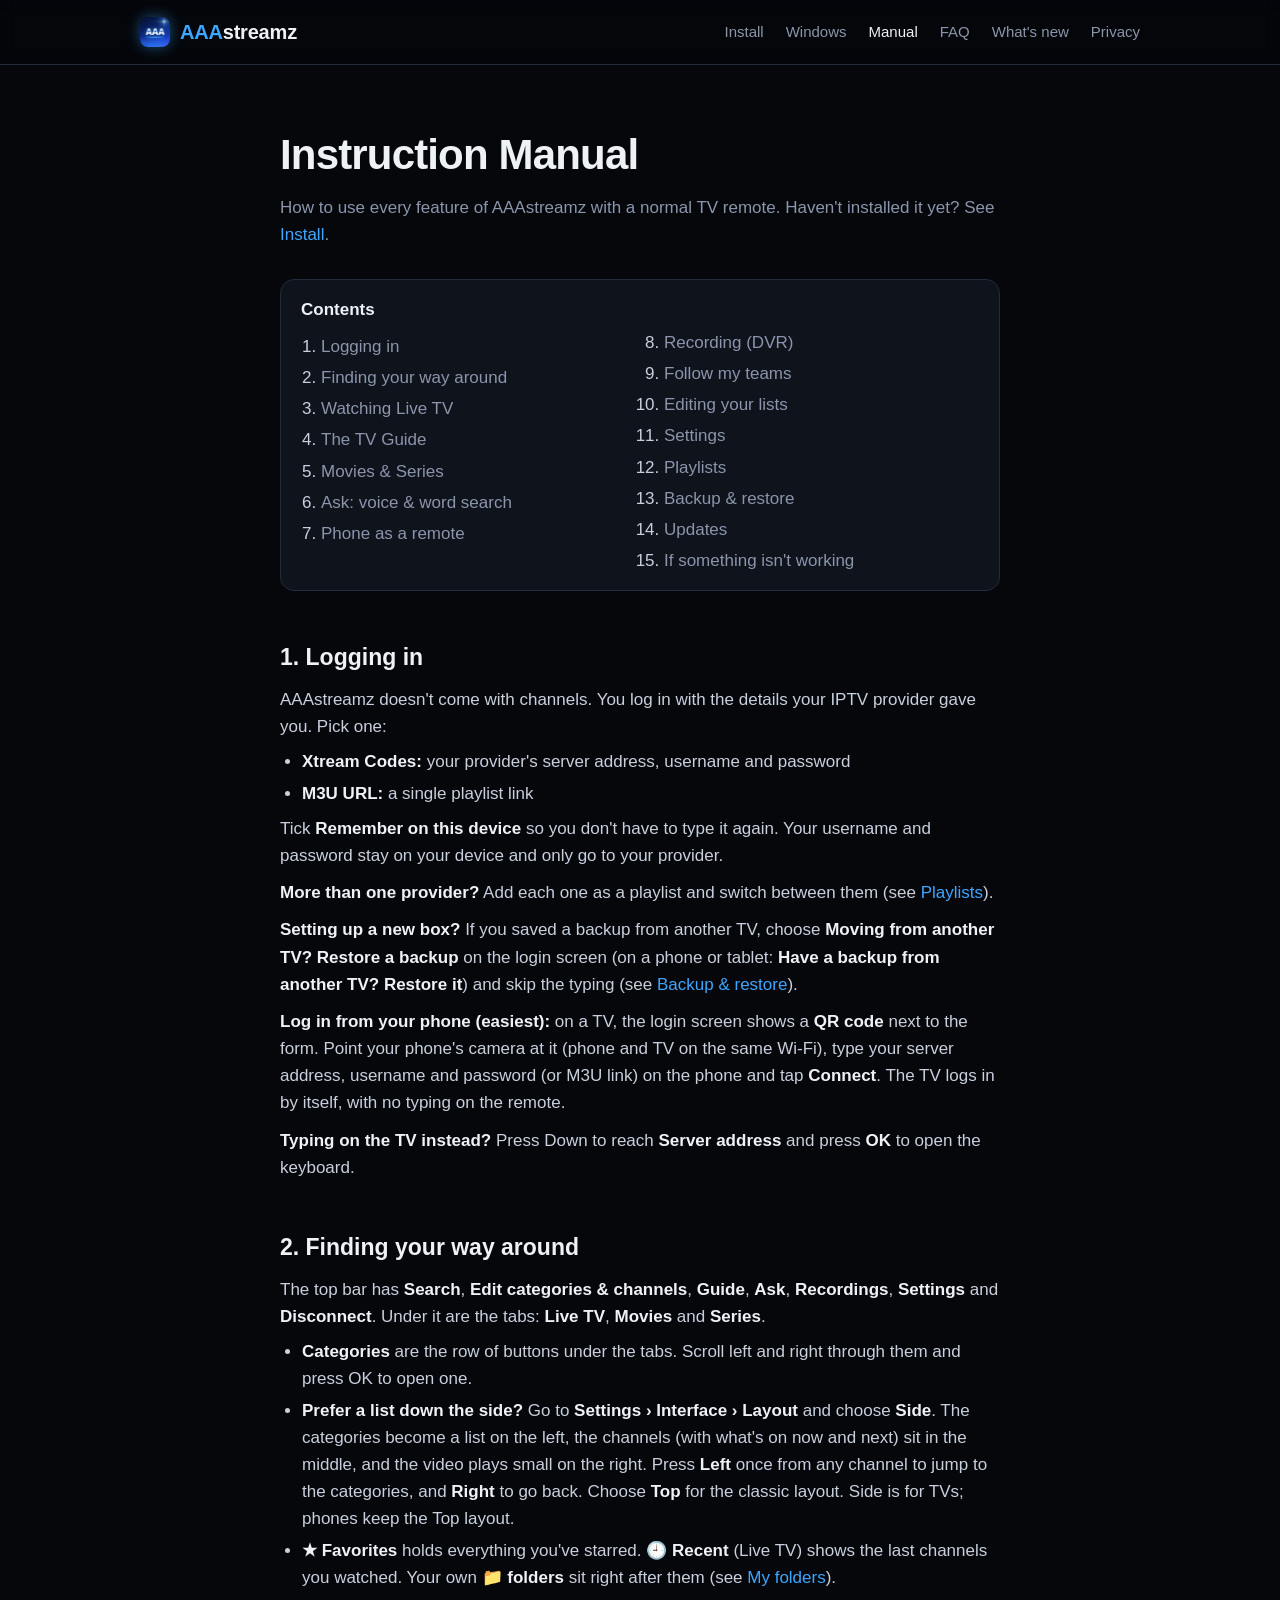
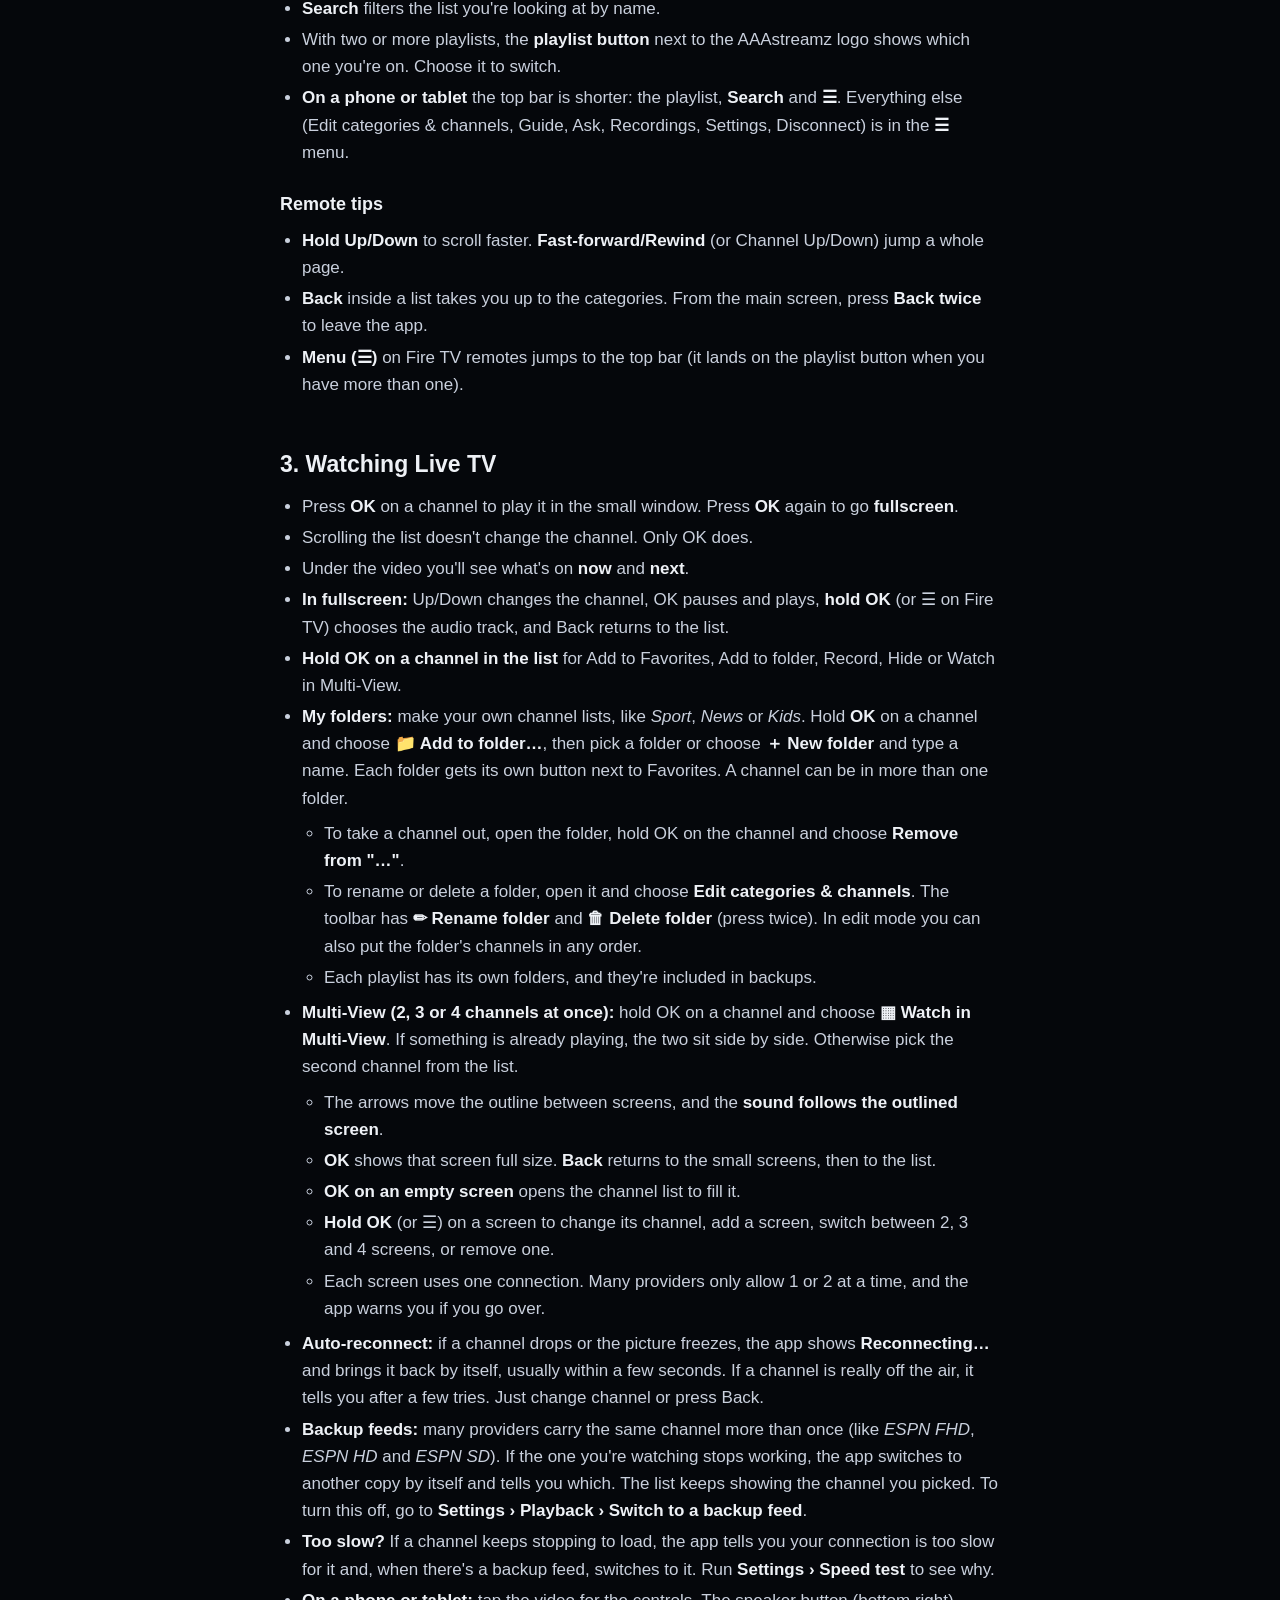
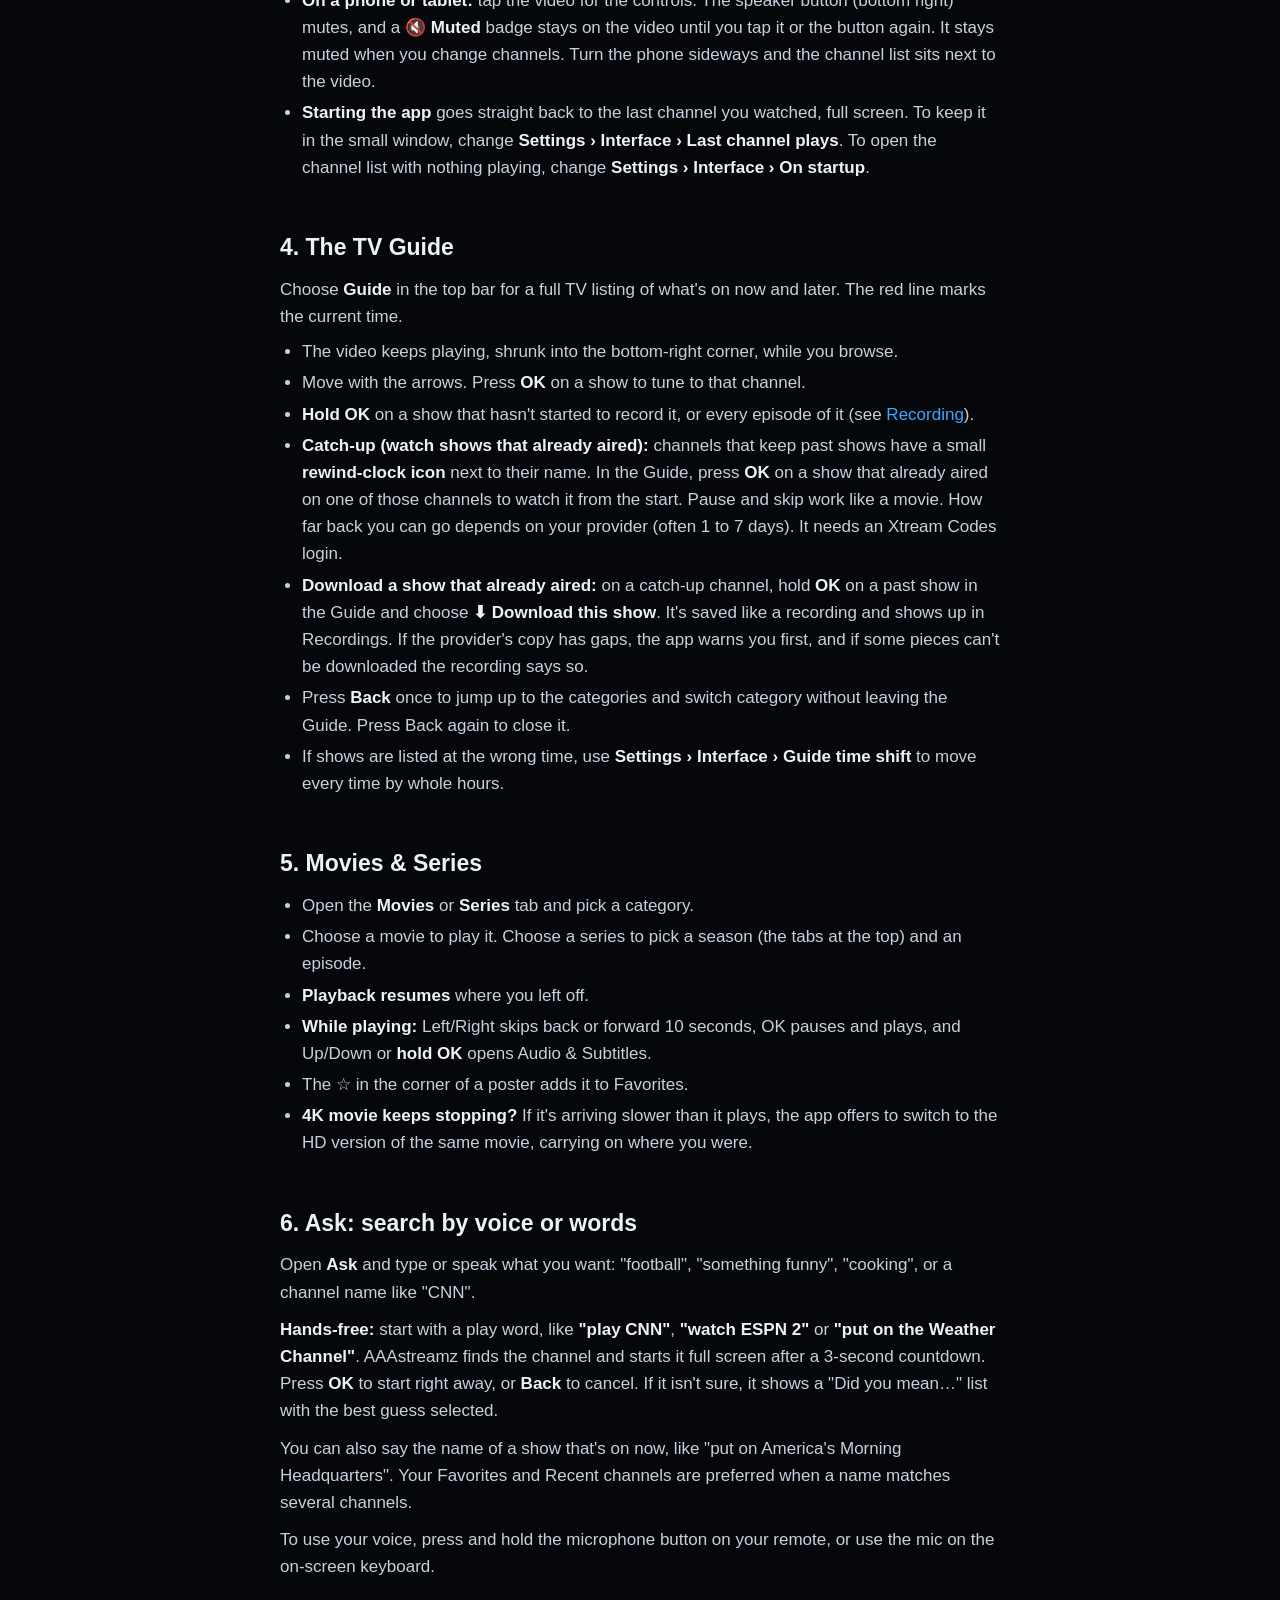
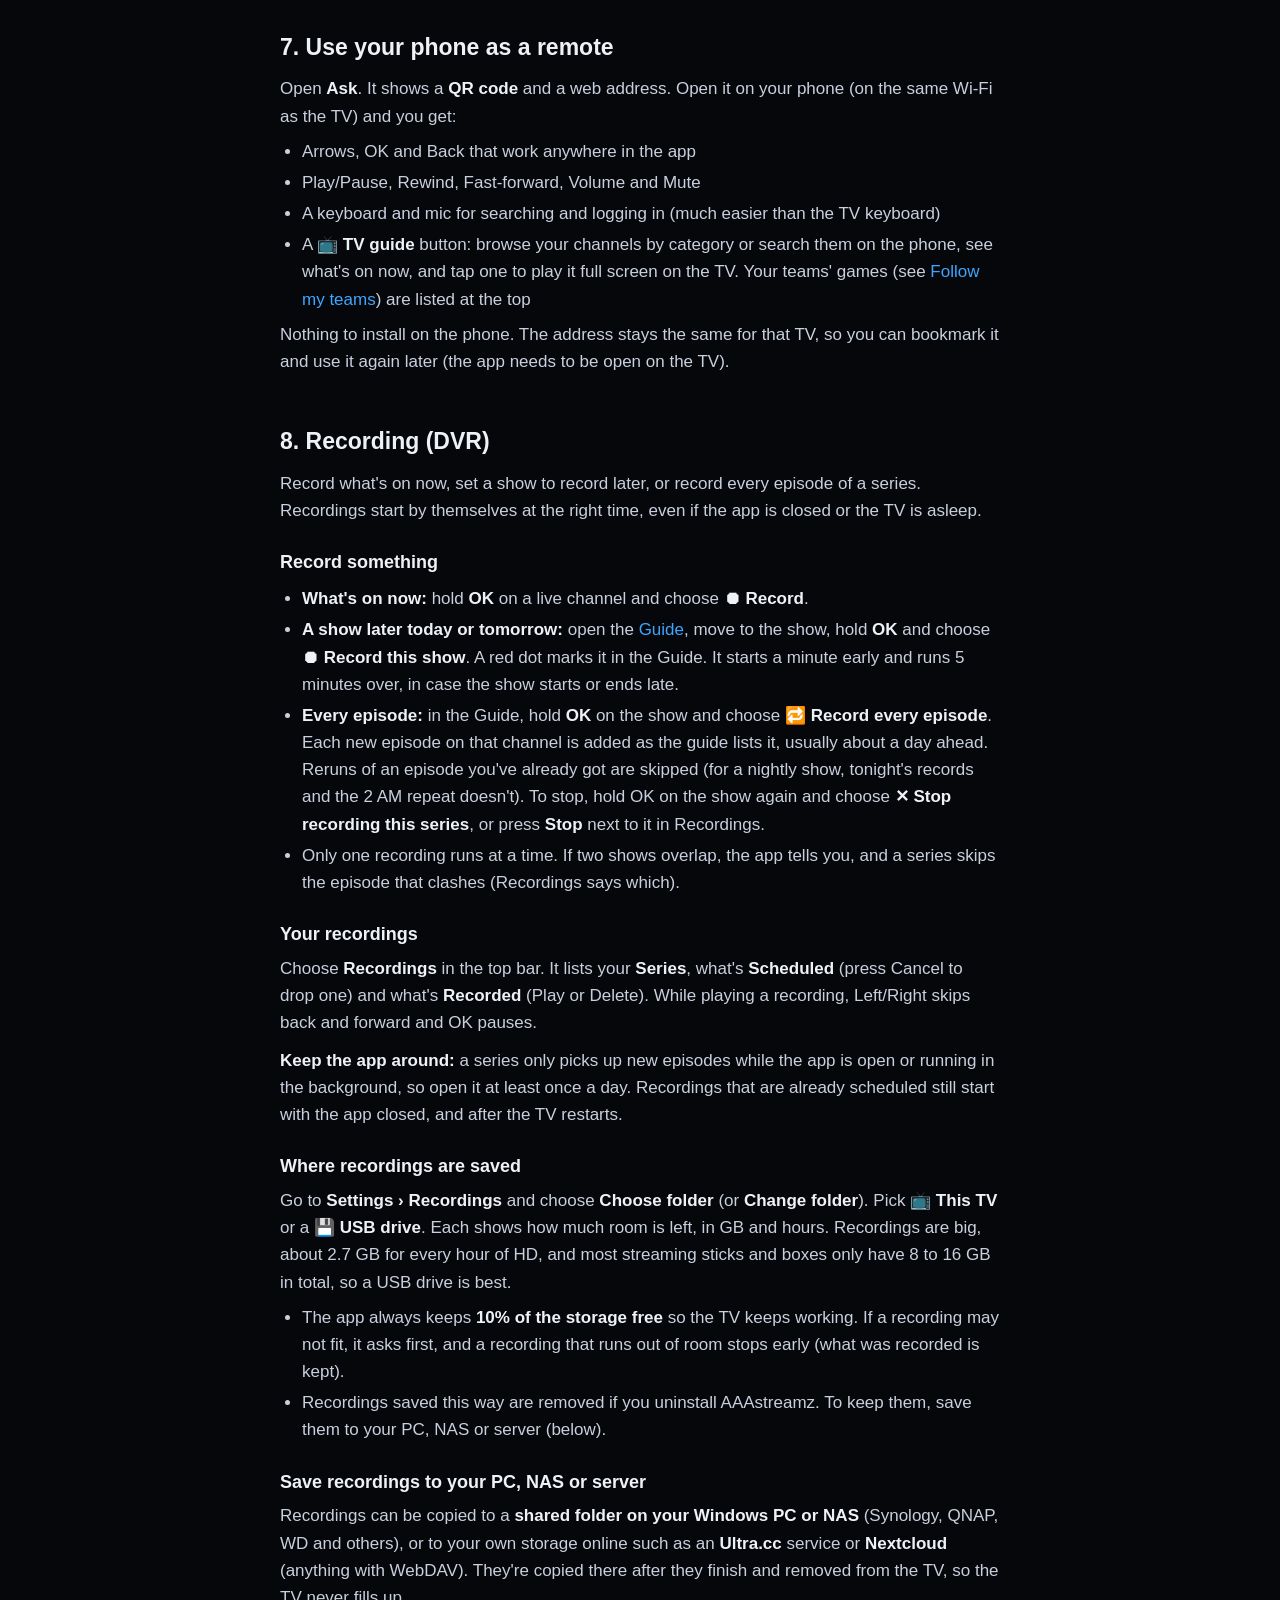
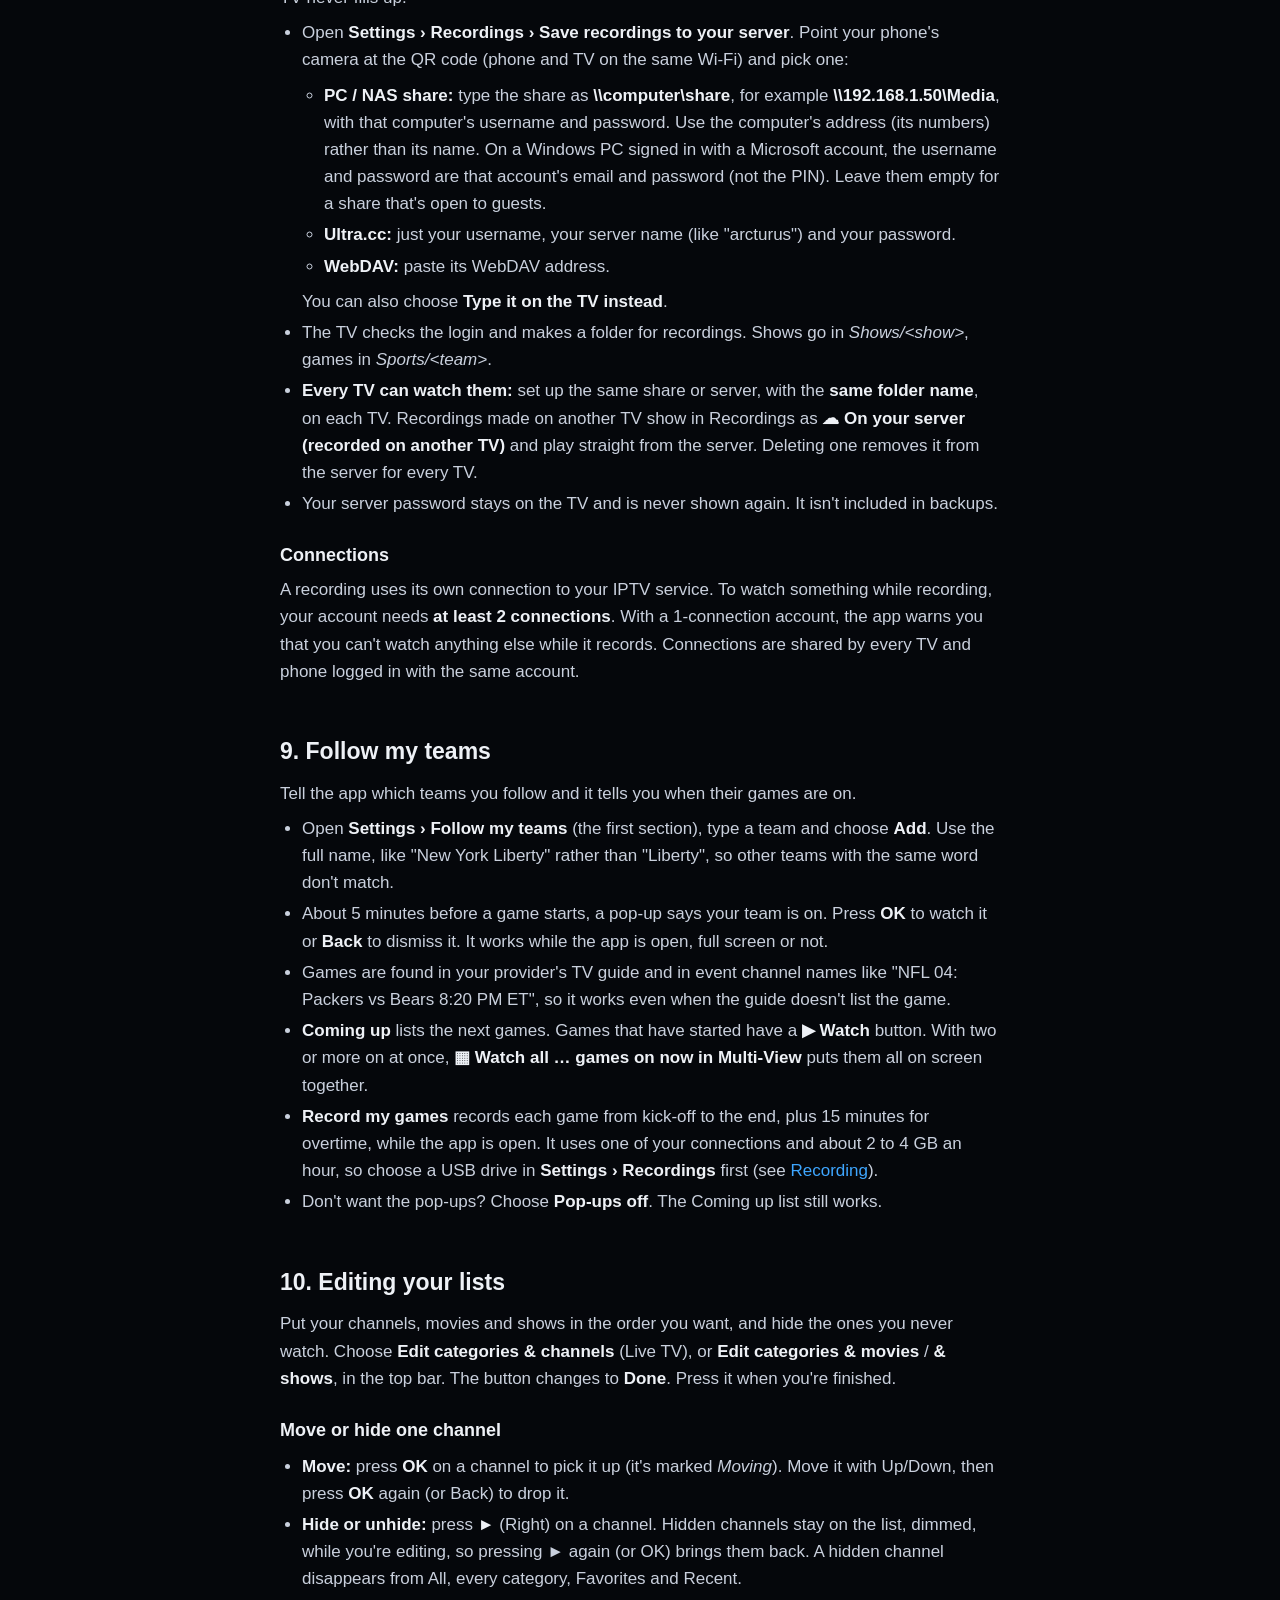
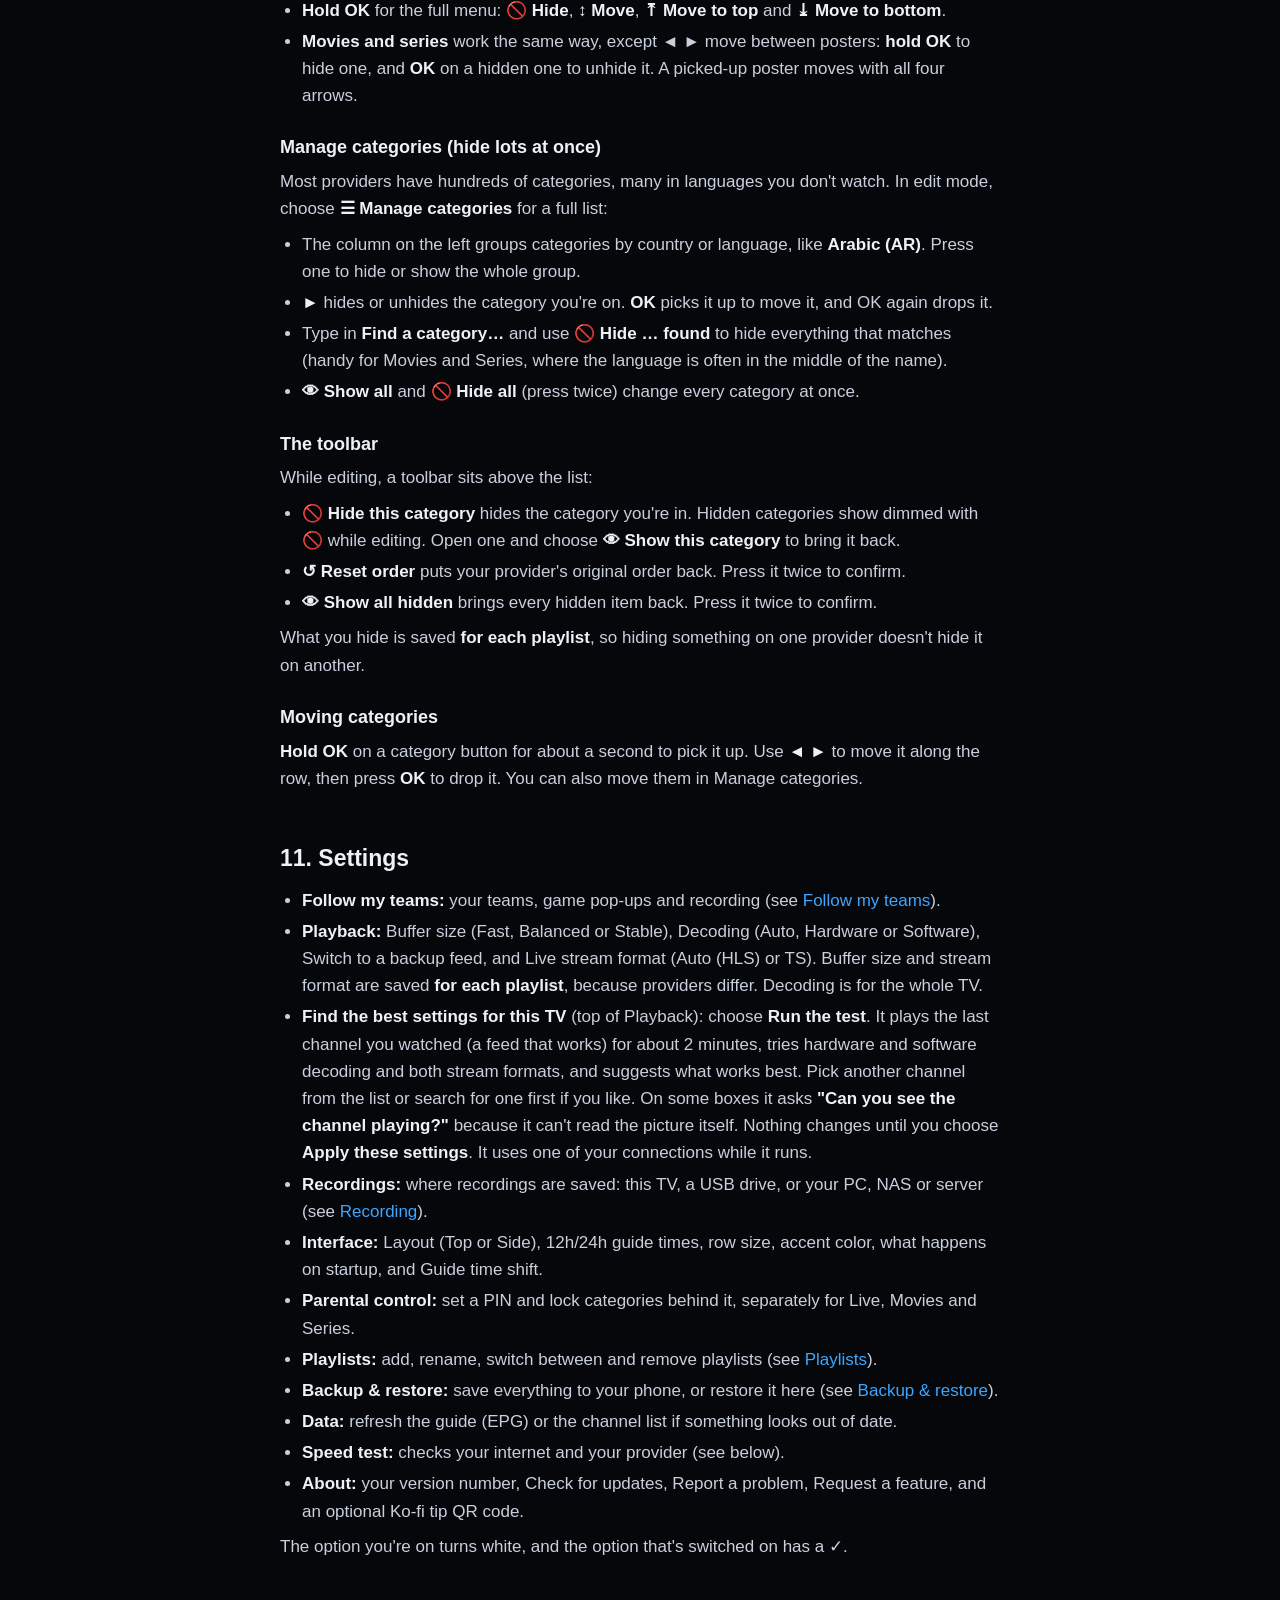
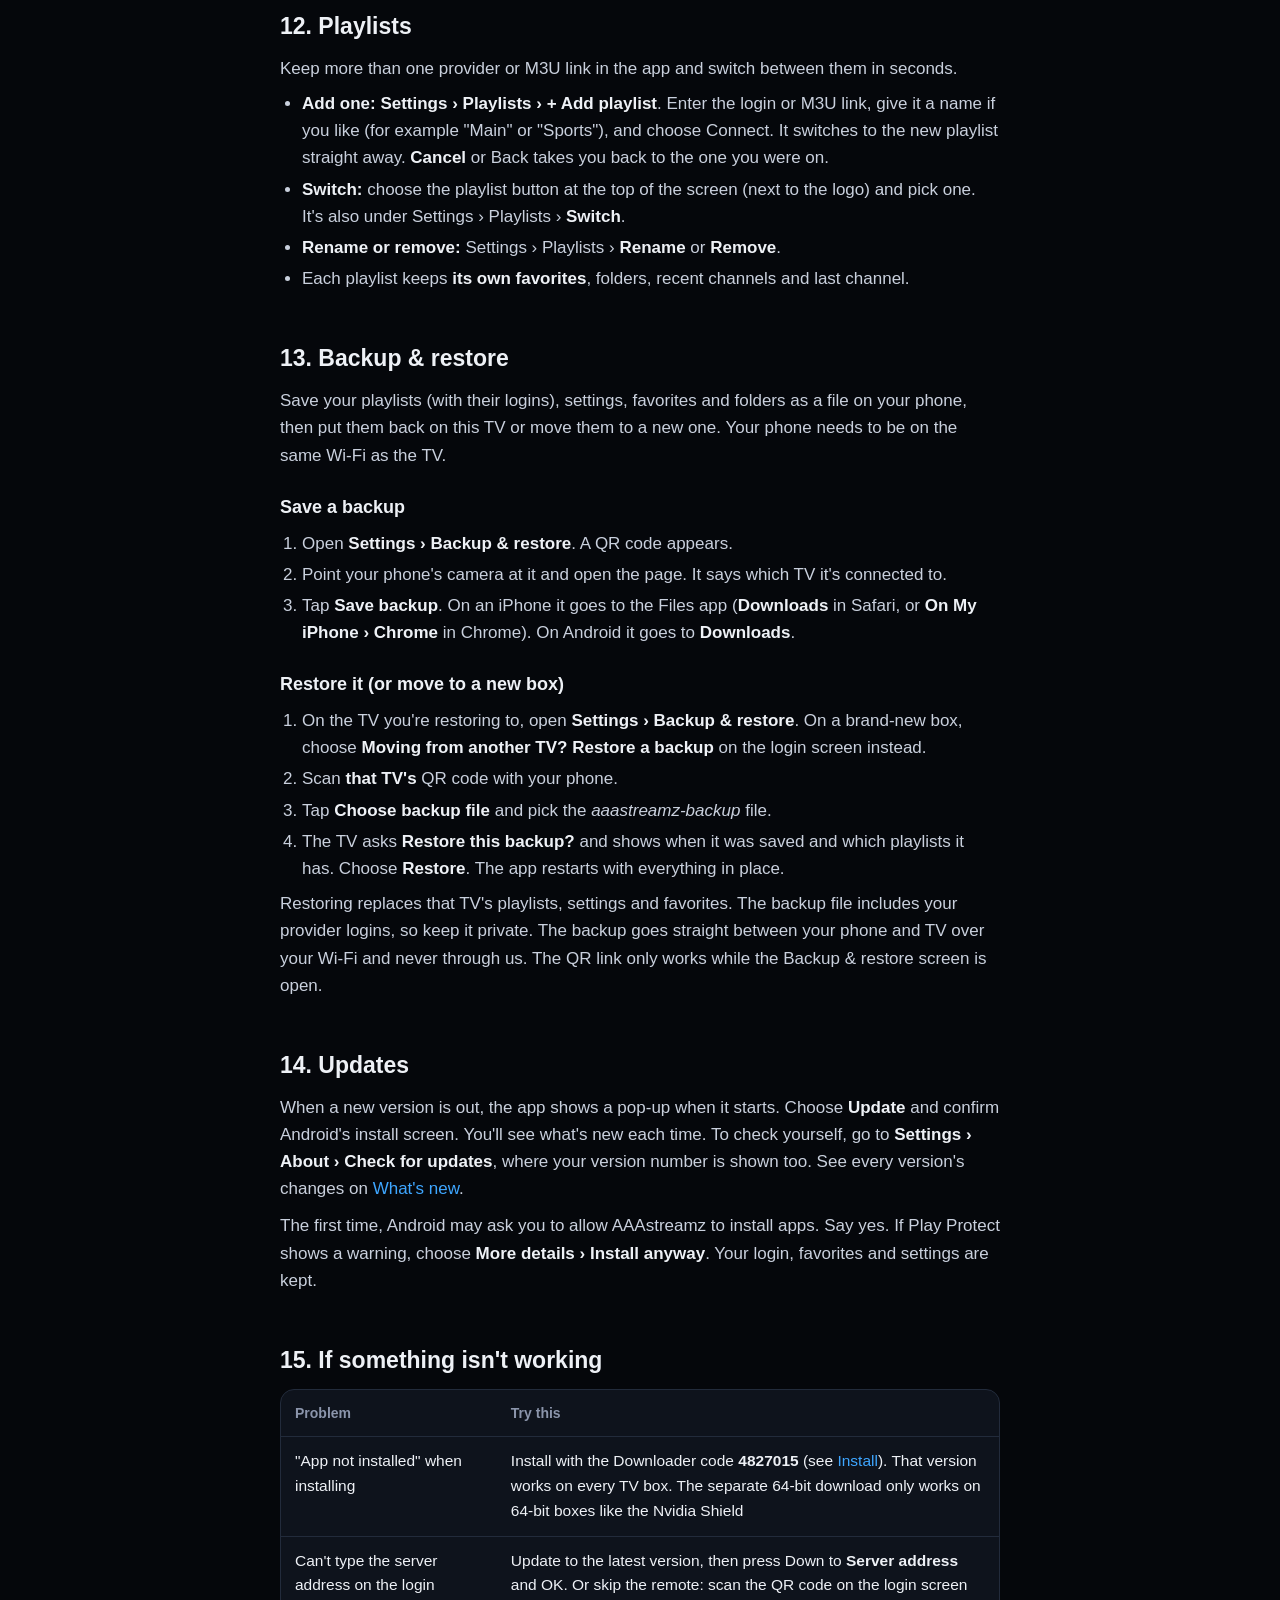
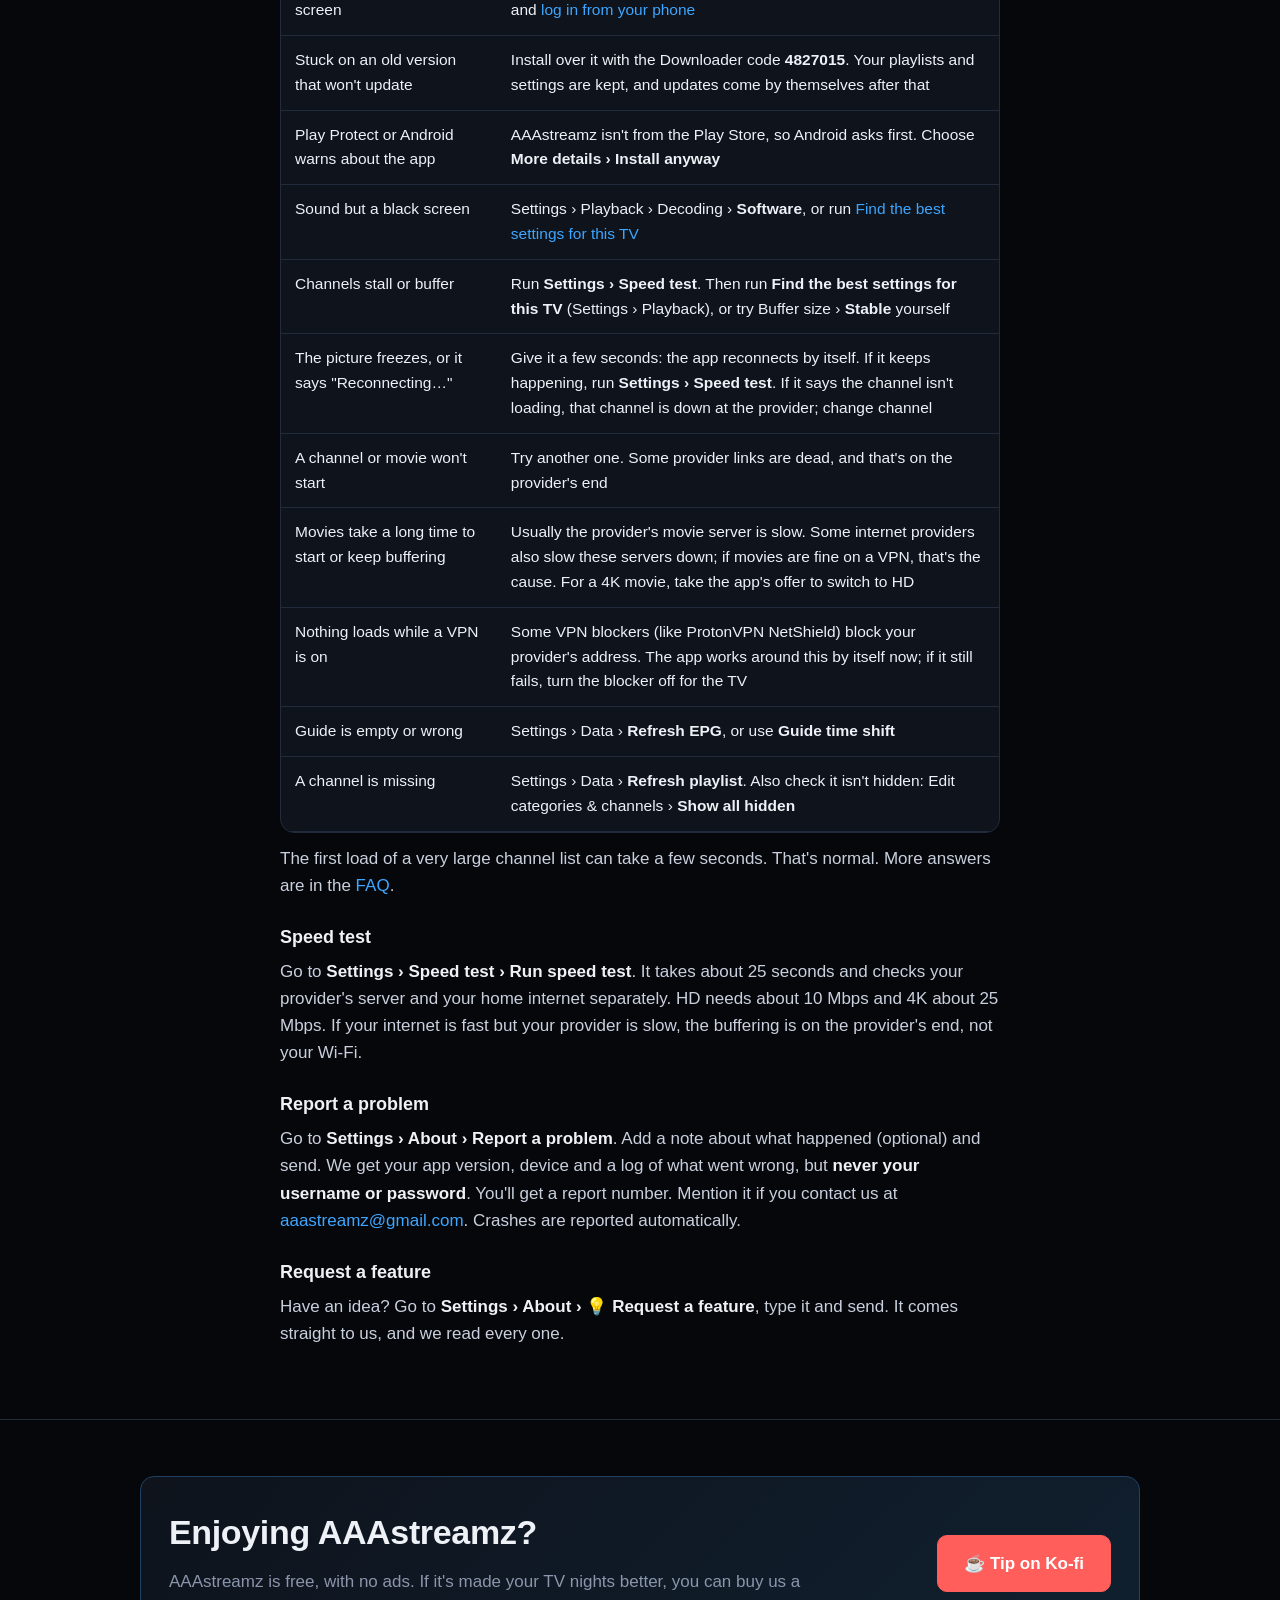
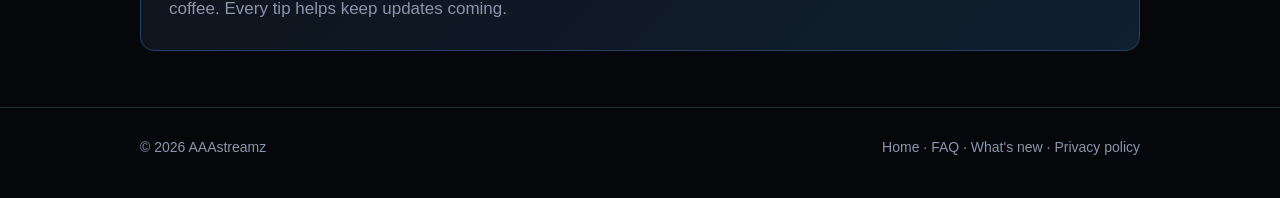
<file: guide.html>
<!DOCTYPE html>
<html lang="en">
<head>
  <meta charset="utf-8">
  <meta name="viewport" content="width=device-width, initial-scale=1">
  <title>AAAstreamz Instruction Manual</title>
  <meta name="description" content="How to use every AAAstreamz feature with your TV remote: live TV, the guide, movies and series, voice search, phone remote, recording, editing your lists, settings and fixes.">
  <link rel="icon" type="image/png" sizes="32x32" href="img/favicon-32.png">
  <link rel="icon" type="image/png" sizes="192x192" href="img/icon-192.png">
  <link rel="apple-touch-icon" href="img/apple-touch-icon.png">
  <meta name="theme-color" content="#0a1f5c">
  <meta property="og:type" content="website">
  <meta property="og:site_name" content="AAAstreamz">
  <meta property="og:title" content="AAAstreamz Instruction Manual">
  <meta property="og:description" content="How to use every AAAstreamz feature with your TV remote: live TV, the guide, movies and series, voice search, phone remote, recording, editing your lists, settings and fixes.">
  <meta property="og:url" content="https://aaastreamz.lol/guide.html">
  <meta property="og:image" content="https://aaastreamz.lol/img/og-image.jpg">
  <meta property="og:image:width" content="1200">
  <meta property="og:image:height" content="630">
  <meta name="twitter:card" content="summary_large_image">
  <meta name="twitter:image" content="https://aaastreamz.lol/img/og-image.jpg">
  <link rel="stylesheet" href="style.css?v=20260926a">
</head>
<body>
  <header class="site-header">
    <div class="wrap">
      <a class="brand" href="index.html"><img class="logo" src="img/icon-64.png" width="30" height="30" alt=""><span><span class="aaa">AAA</span>streamz</span></a>
      <nav class="nav">
        <a href="index.html#install">Install</a>
        <a href="windows.html">Windows</a>
        <a href="guide.html" aria-current="page">Manual</a>
        <a href="faq.html">FAQ</a>
        <a href="releases.html">What's new</a>
        <a href="privacy.html">Privacy</a>
      </nav>
    </div>
  </header>

  <main class="doc">
    <div class="wrap">
      <h1>Instruction Manual</h1>
      <p class="meta">How to use every feature of AAAstreamz with a normal TV remote. Haven't installed it yet? See <a href="index.html#install">Install</a>.</p>

      <nav class="toc" aria-label="Contents">
        <strong>Contents</strong>
        <ol>
          <li><a href="#login">Logging in</a></li>
          <li><a href="#around">Finding your way around</a></li>
          <li><a href="#live">Watching Live TV</a></li>
          <li><a href="#guide">The TV Guide</a></li>
          <li><a href="#vod">Movies &amp; Series</a></li>
          <li><a href="#ask">Ask: voice &amp; word search</a></li>
          <li><a href="#phone">Phone as a remote</a></li>
          <li><a href="#record">Recording (DVR)</a></li>
          <li><a href="#teams">Follow my teams</a></li>
          <li><a href="#edit">Editing your lists</a></li>
          <li><a href="#settings">Settings</a></li>
          <li><a href="#playlists">Playlists</a></li>
          <li><a href="#backup">Backup &amp; restore</a></li>
          <li><a href="#updates">Updates</a></li>
          <li><a href="#help">If something isn't working</a></li>
        </ol>
      </nav>

      <h2 id="login">1. Logging in</h2>
      <p>AAAstreamz doesn't come with channels. You log in with the details your IPTV provider gave you. Pick one:</p>
      <ul>
        <li><strong>Xtream Codes:</strong> your provider's server address, username and password</li>
        <li><strong>M3U URL:</strong> a single playlist link</li>
      </ul>
      <p>Tick <strong>Remember on this device</strong> so you don't have to type it again. Your username and password stay on your device and only go to your provider.</p>
      <p><strong>More than one provider?</strong> Add each one as a playlist and switch between them (see <a href="#playlists">Playlists</a>).</p>
      <p><strong>Setting up a new box?</strong> If you saved a backup from another TV, choose <strong>Moving from another TV? Restore a backup</strong> on the login screen (on a phone or tablet: <strong>Have a backup from another TV? Restore it</strong>) and skip the typing (see <a href="#backup">Backup &amp; restore</a>).</p>
      <p id="phone-login"><strong>Log in from your phone (easiest):</strong> on a TV, the login screen shows a <strong>QR code</strong> next to the form. Point your phone's camera at it (phone and TV on the same Wi-Fi), type your server address, username and password (or M3U link) on the phone and tap <strong>Connect</strong>. The TV logs in by itself, with no typing on the remote.</p>
      <p><strong>Typing on the TV instead?</strong> Press Down to reach <strong>Server address</strong> and press <strong>OK</strong> to open the keyboard.</p>

      <h2 id="around">2. Finding your way around</h2>
      <p>The top bar has <strong>Search</strong>, <strong>Edit categories &amp; channels</strong>, <strong>Guide</strong>, <strong>Ask</strong>, <strong>Recordings</strong>, <strong>Settings</strong> and <strong>Disconnect</strong>. Under it are the tabs: <strong>Live TV</strong>, <strong>Movies</strong> and <strong>Series</strong>.</p>
      <ul>
        <li><strong>Categories</strong> are the row of buttons under the tabs. Scroll left and right through them and press OK to open one.</li>
        <li><strong>Prefer a list down the side?</strong> Go to <strong>Settings › Interface › Layout</strong> and choose <strong>Side</strong>. The categories become a list on the left, the channels (with what's on now and next) sit in the middle, and the video plays small on the right. Press <strong>Left</strong> once from any channel to jump to the categories, and <strong>Right</strong> to go back. Choose <strong>Top</strong> for the classic layout. Side is for TVs; phones keep the Top layout.</li>
        <li><strong>★ Favorites</strong> holds everything you've starred. <strong>🕘 Recent</strong> (Live TV) shows the last channels you watched. Your own <strong>📁 folders</strong> sit right after them (see <a href="#folders">My folders</a>).</li>
        <li><strong>Search</strong> filters the list you're looking at by name.</li>
        <li>With two or more playlists, the <strong>playlist button</strong> next to the AAAstreamz logo shows which one you're on. Choose it to switch.</li>
        <li><strong>On a phone or tablet</strong> the top bar is shorter: the playlist, <strong>Search</strong> and <strong>☰</strong>. Everything else (Edit categories &amp; channels, Guide, Ask, Recordings, Settings, Disconnect) is in the <strong>☰</strong> menu.</li>
      </ul>
      <h3>Remote tips</h3>
      <ul>
        <li><strong>Hold Up/Down</strong> to scroll faster. <strong>Fast-forward/Rewind</strong> (or Channel Up/Down) jump a whole page.</li>
        <li><strong>Back</strong> inside a list takes you up to the categories. From the main screen, press <strong>Back twice</strong> to leave the app.</li>
        <li><strong>Menu (☰)</strong> on Fire TV remotes jumps to the top bar (it lands on the playlist button when you have more than one).</li>
      </ul>

      <h2 id="live">3. Watching Live TV</h2>
      <ul>
        <li>Press <strong>OK</strong> on a channel to play it in the small window. Press <strong>OK</strong> again to go <strong>fullscreen</strong>.</li>
        <li>Scrolling the list doesn't change the channel. Only OK does.</li>
        <li>Under the video you'll see what's on <strong>now</strong> and <strong>next</strong>.</li>
        <li><strong>In fullscreen:</strong> Up/Down changes the channel, OK pauses and plays, <strong>hold OK</strong> (or ☰ on Fire TV) chooses the audio track, and Back returns to the list.</li>
        <li><strong>Hold OK on a channel in the list</strong> for Add to Favorites, Add to folder, Record, Hide or Watch in Multi-View.</li>
        <li id="folders"><strong>My folders:</strong> make your own channel lists, like <em>Sport</em>, <em>News</em> or <em>Kids</em>. Hold <strong>OK</strong> on a channel and choose <strong>📁 Add to folder…</strong>, then pick a folder or choose <strong>＋ New folder</strong> and type a name. Each folder gets its own button next to Favorites. A channel can be in more than one folder.
          <ul>
            <li>To take a channel out, open the folder, hold OK on the channel and choose <strong>Remove from "…"</strong>.</li>
            <li>To rename or delete a folder, open it and choose <strong>Edit categories &amp; channels</strong>. The toolbar has <strong>✏ Rename folder</strong> and <strong>🗑 Delete folder</strong> (press twice). In edit mode you can also put the folder's channels in any order.</li>
            <li>Each playlist has its own folders, and they're included in backups.</li>
          </ul>
        </li>
        <li id="multiview"><strong>Multi-View (2, 3 or 4 channels at once):</strong> hold OK on a channel and choose <strong>▦ Watch in Multi-View</strong>. If something is already playing, the two sit side by side. Otherwise pick the second channel from the list.
          <ul>
            <li>The arrows move the outline between screens, and the <strong>sound follows the outlined screen</strong>.</li>
            <li><strong>OK</strong> shows that screen full size. <strong>Back</strong> returns to the small screens, then to the list.</li>
            <li><strong>OK on an empty screen</strong> opens the channel list to fill it.</li>
            <li><strong>Hold OK</strong> (or ☰) on a screen to change its channel, add a screen, switch between 2, 3 and 4 screens, or remove one.</li>
            <li>Each screen uses one connection. Many providers only allow 1 or 2 at a time, and the app warns you if you go over.</li>
          </ul>
        </li>
        <li><strong>Auto-reconnect:</strong> if a channel drops or the picture freezes, the app shows <strong>Reconnecting…</strong> and brings it back by itself, usually within a few seconds. If a channel is really off the air, it tells you after a few tries. Just change channel or press Back.</li>
        <li><strong>Backup feeds:</strong> many providers carry the same channel more than once (like <em>ESPN FHD</em>, <em>ESPN HD</em> and <em>ESPN SD</em>). If the one you're watching stops working, the app switches to another copy by itself and tells you which. The list keeps showing the channel you picked. To turn this off, go to <strong>Settings › Playback › Switch to a backup feed</strong>.</li>
        <li><strong>Too slow?</strong> If a channel keeps stopping to load, the app tells you your connection is too slow for it and, when there's a backup feed, switches to it. Run <strong>Settings › Speed test</strong> to see why.</li>
        <li><strong>On a phone or tablet:</strong> tap the video for the controls. The speaker button (bottom right) mutes, and a <strong>🔇 Muted</strong> badge stays on the video until you tap it or the button again. It stays muted when you change channels. Turn the phone sideways and the channel list sits next to the video.</li>
        <li><strong>Starting the app</strong> goes straight back to the last channel you watched, full screen. To keep it in the small window, change <strong>Settings › Interface › Last channel plays</strong>. To open the channel list with nothing playing, change <strong>Settings › Interface › On startup</strong>.</li>
      </ul>

      <h2 id="guide">4. The TV Guide</h2>
      <p>Choose <strong>Guide</strong> in the top bar for a full TV listing of what's on now and later. The red line marks the current time.</p>
      <ul>
        <li>The video keeps playing, shrunk into the bottom-right corner, while you browse.</li>
        <li>Move with the arrows. Press <strong>OK</strong> on a show to tune to that channel.</li>
        <li><strong>Hold OK</strong> on a show that hasn't started to record it, or every episode of it (see <a href="#record">Recording</a>).</li>
        <li id="catchup"><strong>Catch-up (watch shows that already aired):</strong> channels that keep past shows have a small <strong>rewind-clock icon</strong> next to their name. In the Guide, press <strong>OK</strong> on a show that already aired on one of those channels to watch it from the start. Pause and skip work like a movie. How far back you can go depends on your provider (often 1 to 7 days). It needs an Xtream Codes login.</li>
        <li id="download-show"><strong>Download a show that already aired:</strong> on a catch-up channel, hold <strong>OK</strong> on a past show in the Guide and choose <strong>⬇ Download this show</strong>. It's saved like a recording and shows up in Recordings. If the provider's copy has gaps, the app warns you first, and if some pieces can't be downloaded the recording says so.</li>
        <li>Press <strong>Back</strong> once to jump up to the categories and switch category without leaving the Guide. Press Back again to close it.</li>
        <li>If shows are listed at the wrong time, use <strong>Settings › Interface › Guide time shift</strong> to move every time by whole hours.</li>
      </ul>

      <h2 id="vod">5. Movies &amp; Series</h2>
      <ul>
        <li>Open the <strong>Movies</strong> or <strong>Series</strong> tab and pick a category.</li>
        <li>Choose a movie to play it. Choose a series to pick a season (the tabs at the top) and an episode.</li>
        <li><strong>Playback resumes</strong> where you left off.</li>
        <li><strong>While playing:</strong> Left/Right skips back or forward 10 seconds, OK pauses and plays, and Up/Down or <strong>hold OK</strong> opens Audio &amp; Subtitles.</li>
        <li>The ☆ in the corner of a poster adds it to Favorites.</li>
        <li><strong>4K movie keeps stopping?</strong> If it's arriving slower than it plays, the app offers to switch to the HD version of the same movie, carrying on where you were.</li>
      </ul>

      <h2 id="ask">6. Ask: search by voice or words</h2>
      <p>Open <strong>Ask</strong> and type or speak what you want: "football", "something funny", "cooking", or a channel name like "CNN".</p>
      <p><strong>Hands-free:</strong> start with a play word, like <strong>"play CNN"</strong>, <strong>"watch ESPN 2"</strong> or <strong>"put on the Weather Channel"</strong>. AAAstreamz finds the channel and starts it full screen after a 3-second countdown. Press <strong>OK</strong> to start right away, or <strong>Back</strong> to cancel. If it isn't sure, it shows a "Did you mean…" list with the best guess selected.</p>
      <p>You can also say the name of a show that's on now, like "put on America's Morning Headquarters". Your Favorites and Recent channels are preferred when a name matches several channels.</p>
      <p>To use your voice, press and hold the microphone button on your remote, or use the mic on the on-screen keyboard.</p>

      <h2 id="phone">7. Use your phone as a remote</h2>
      <p>Open <strong>Ask</strong>. It shows a <strong>QR code</strong> and a web address. Open it on your phone (on the same Wi-Fi as the TV) and you get:</p>
      <ul>
        <li>Arrows, OK and Back that work anywhere in the app</li>
        <li>Play/Pause, Rewind, Fast-forward, Volume and Mute</li>
        <li>A keyboard and mic for searching and logging in (much easier than the TV keyboard)</li>
        <li>A <strong>📺 TV guide</strong> button: browse your channels by category or search them on the phone, see what's on now, and tap one to play it full screen on the TV. Your teams' games (see <a href="#teams">Follow my teams</a>) are listed at the top</li>
      </ul>
      <p>Nothing to install on the phone. The address stays the same for that TV, so you can bookmark it and use it again later (the app needs to be open on the TV).</p>

      <h2 id="record">8. Recording (DVR)</h2>
      <p>Record what's on now, set a show to record later, or record every episode of a series. Recordings start by themselves at the right time, even if the app is closed or the TV is asleep.</p>
      <h3>Record something</h3>
      <ul>
        <li><strong>What's on now:</strong> hold <strong>OK</strong> on a live channel and choose <strong>⏺ Record</strong>.</li>
        <li><strong>A show later today or tomorrow:</strong> open the <a href="#guide">Guide</a>, move to the show, hold <strong>OK</strong> and choose <strong>⏺ Record this show</strong>. A red dot marks it in the Guide. It starts a minute early and runs 5 minutes over, in case the show starts or ends late.</li>
        <li><strong>Every episode:</strong> in the Guide, hold <strong>OK</strong> on the show and choose <strong>🔁 Record every episode</strong>. Each new episode on that channel is added as the guide lists it, usually about a day ahead. Reruns of an episode you've already got are skipped (for a nightly show, tonight's records and the 2 AM repeat doesn't). To stop, hold OK on the show again and choose <strong>✕ Stop recording this series</strong>, or press <strong>Stop</strong> next to it in Recordings.</li>
        <li>Only one recording runs at a time. If two shows overlap, the app tells you, and a series skips the episode that clashes (Recordings says which).</li>
      </ul>
      <h3>Your recordings</h3>
      <p>Choose <strong>Recordings</strong> in the top bar. It lists your <strong>Series</strong>, what's <strong>Scheduled</strong> (press Cancel to drop one) and what's <strong>Recorded</strong> (Play or Delete). While playing a recording, Left/Right skips back and forward and OK pauses.</p>
      <p><strong>Keep the app around:</strong> a series only picks up new episodes while the app is open or running in the background, so open it at least once a day. Recordings that are already scheduled still start with the app closed, and after the TV restarts.</p>
      <h3>Where recordings are saved</h3>
      <p>Go to <strong>Settings › Recordings</strong> and choose <strong>Choose folder</strong> (or <strong>Change folder</strong>). Pick <strong>📺 This TV</strong> or a <strong>💾 USB drive</strong>. Each shows how much room is left, in GB and hours. Recordings are big, about 2.7 GB for every hour of HD, and most streaming sticks and boxes only have 8 to 16 GB in total, so a USB drive is best.</p>
      <ul>
        <li>The app always keeps <strong>10% of the storage free</strong> so the TV keeps working. If a recording may not fit, it asks first, and a recording that runs out of room stops early (what was recorded is kept).</li>
        <li>Recordings saved this way are removed if you uninstall AAAstreamz. To keep them, save them to your PC, NAS or server (below).</li>
      </ul>
      <h3 id="server">Save recordings to your PC, NAS or server</h3>
      <p>Recordings can be copied to a <strong>shared folder on your Windows PC or NAS</strong> (Synology, QNAP, WD and others), or to your own storage online such as an <strong>Ultra.cc</strong> service or <strong>Nextcloud</strong> (anything with WebDAV). They're copied there after they finish and removed from the TV, so the TV never fills up.</p>
      <ul>
        <li>Open <strong>Settings › Recordings › Save recordings to your server</strong>. Point your phone's camera at the QR code (phone and TV on the same Wi-Fi) and pick one:
          <ul>
            <li><strong>PC / NAS share:</strong> type the share as <strong>\\computer\share</strong>, for example <strong>\\192.168.1.50\Media</strong>, with that computer's username and password. Use the computer's address (its numbers) rather than its name. On a Windows PC signed in with a Microsoft account, the username and password are that account's email and password (not the PIN). Leave them empty for a share that's open to guests.</li>
            <li><strong>Ultra.cc:</strong> just your username, your server name (like "arcturus") and your password.</li>
            <li><strong>WebDAV:</strong> paste its WebDAV address.</li>
          </ul>
          You can also choose <strong>Type it on the TV instead</strong>.</li>
        <li>The TV checks the login and makes a folder for recordings. Shows go in <em>Shows/&lt;show&gt;</em>, games in <em>Sports/&lt;team&gt;</em>.</li>
        <li><strong>Every TV can watch them:</strong> set up the same share or server, with the <strong>same folder name</strong>, on each TV. Recordings made on another TV show in Recordings as <strong>☁ On your server (recorded on another TV)</strong> and play straight from the server. Deleting one removes it from the server for every TV.</li>
        <li>Your server password stays on the TV and is never shown again. It isn't included in backups.</li>
      </ul>
      <h3>Connections</h3>
      <p>A recording uses its own connection to your IPTV service. To watch something while recording, your account needs <strong>at least 2 connections</strong>. With a 1-connection account, the app warns you that you can't watch anything else while it records. Connections are shared by every TV and phone logged in with the same account.</p>

      <h2 id="teams">9. Follow my teams</h2>
      <p>Tell the app which teams you follow and it tells you when their games are on.</p>
      <ul>
        <li>Open <strong>Settings › Follow my teams</strong> (the first section), type a team and choose <strong>Add</strong>. Use the full name, like "New York Liberty" rather than "Liberty", so other teams with the same word don't match.</li>
        <li>About 5 minutes before a game starts, a pop-up says your team is on. Press <strong>OK</strong> to watch it or <strong>Back</strong> to dismiss it. It works while the app is open, full screen or not.</li>
        <li>Games are found in your provider's TV guide and in event channel names like "NFL 04: Packers vs Bears 8:20 PM ET", so it works even when the guide doesn't list the game.</li>
        <li><strong>Coming up</strong> lists the next games. Games that have started have a <strong>▶ Watch</strong> button. With two or more on at once, <strong>▦ Watch all … games on now in Multi-View</strong> puts them all on screen together.</li>
        <li><strong>Record my games</strong> records each game from kick-off to the end, plus 15 minutes for overtime, while the app is open. It uses one of your connections and about 2 to 4 GB an hour, so choose a USB drive in <strong>Settings › Recordings</strong> first (see <a href="#record">Recording</a>).</li>
        <li>Don't want the pop-ups? Choose <strong>Pop-ups off</strong>. The Coming up list still works.</li>
      </ul>

      <h2 id="edit">10. Editing your lists</h2>
      <p>Put your channels, movies and shows in the order you want, and hide the ones you never watch. Choose <strong>Edit categories &amp; channels</strong> (Live TV), or <strong>Edit categories &amp; movies</strong> / <strong>&amp; shows</strong>, in the top bar. The button changes to <strong>Done</strong>. Press it when you're finished.</p>
      <h3>Move or hide one channel</h3>
      <ul>
        <li><strong>Move:</strong> press <strong>OK</strong> on a channel to pick it up (it's marked <em>Moving</em>). Move it with Up/Down, then press <strong>OK</strong> again (or Back) to drop it.</li>
        <li><strong>Hide or unhide:</strong> press <strong>►</strong> (Right) on a channel. Hidden channels stay on the list, dimmed, while you're editing, so pressing ► again (or OK) brings them back. A hidden channel disappears from All, every category, Favorites and Recent.</li>
        <li><strong>Hold OK</strong> for the full menu: <strong>🚫 Hide</strong>, <strong>↕ Move</strong>, <strong>⤒ Move to top</strong> and <strong>⤓ Move to bottom</strong>.</li>
        <li><strong>Movies and series</strong> work the same way, except ◄ ► move between posters: <strong>hold OK</strong> to hide one, and <strong>OK</strong> on a hidden one to unhide it. A picked-up poster moves with all four arrows.</li>
      </ul>
      <h3>Manage categories (hide lots at once)</h3>
      <p>Most providers have hundreds of categories, many in languages you don't watch. In edit mode, choose <strong>☰ Manage categories</strong> for a full list:</p>
      <ul>
        <li>The column on the left groups categories by country or language, like <strong>Arabic (AR)</strong>. Press one to hide or show the whole group.</li>
        <li><strong>►</strong> hides or unhides the category you're on. <strong>OK</strong> picks it up to move it, and OK again drops it.</li>
        <li>Type in <strong>Find a category…</strong> and use <strong>🚫 Hide … found</strong> to hide everything that matches (handy for Movies and Series, where the language is often in the middle of the name).</li>
        <li><strong>👁 Show all</strong> and <strong>🚫 Hide all</strong> (press twice) change every category at once.</li>
      </ul>
      <h3>The toolbar</h3>
      <p>While editing, a toolbar sits above the list:</p>
      <ul>
        <li><strong>🚫 Hide this category</strong> hides the category you're in. Hidden categories show dimmed with 🚫 while editing. Open one and choose <strong>👁 Show this category</strong> to bring it back.</li>
        <li><strong>↺ Reset order</strong> puts your provider's original order back. Press it twice to confirm.</li>
        <li><strong>👁 Show all hidden</strong> brings every hidden item back. Press it twice to confirm.</li>
      </ul>
      <p>What you hide is saved <strong>for each playlist</strong>, so hiding something on one provider doesn't hide it on another.</p>
      <h3>Moving categories</h3>
      <p><strong>Hold OK</strong> on a category button for about a second to pick it up. Use <strong>◄ ►</strong> to move it along the row, then press <strong>OK</strong> to drop it. You can also move them in Manage categories.</p>

      <h2 id="settings">11. Settings</h2>
      <ul>
        <li><strong>Follow my teams:</strong> your teams, game pop-ups and recording (see <a href="#teams">Follow my teams</a>).</li>
        <li><strong>Playback:</strong> Buffer size (Fast, Balanced or Stable), Decoding (Auto, Hardware or Software), Switch to a backup feed, and Live stream format (Auto (HLS) or TS). Buffer size and stream format are saved <strong>for each playlist</strong>, because providers differ. Decoding is for the whole TV.</li>
        <li id="best-settings"><strong>Find the best settings for this TV</strong> (top of Playback): choose <strong>Run the test</strong>. It plays the last channel you watched (a feed that works) for about 2 minutes, tries hardware and software decoding and both stream formats, and suggests what works best. Pick another channel from the list or search for one first if you like. On some boxes it asks <strong>"Can you see the channel playing?"</strong> because it can't read the picture itself. Nothing changes until you choose <strong>Apply these settings</strong>. It uses one of your connections while it runs.</li>
        <li><strong>Recordings:</strong> where recordings are saved: this TV, a USB drive, or your PC, NAS or server (see <a href="#server">Recording</a>).</li>
        <li><strong>Interface:</strong> Layout (Top or Side), 12h/24h guide times, row size, accent color, what happens on startup, and Guide time shift.</li>
        <li><strong>Parental control:</strong> set a PIN and lock categories behind it, separately for Live, Movies and Series.</li>
        <li><strong>Playlists:</strong> add, rename, switch between and remove playlists (see <a href="#playlists">Playlists</a>).</li>
        <li><strong>Backup &amp; restore:</strong> save everything to your phone, or restore it here (see <a href="#backup">Backup &amp; restore</a>).</li>
        <li><strong>Data:</strong> refresh the guide (EPG) or the channel list if something looks out of date.</li>
        <li><strong>Speed test:</strong> checks your internet and your provider (see below).</li>
        <li><strong>About:</strong> your version number, Check for updates, Report a problem, Request a feature, and an optional Ko-fi tip QR code.</li>
      </ul>
      <p>The option you're on turns white, and the option that's switched on has a ✓.</p>

      <h2 id="playlists">12. Playlists</h2>
      <p>Keep more than one provider or M3U link in the app and switch between them in seconds.</p>
      <ul>
        <li><strong>Add one:</strong> <strong>Settings › Playlists › + Add playlist</strong>. Enter the login or M3U link, give it a name if you like (for example "Main" or "Sports"), and choose Connect. It switches to the new playlist straight away. <strong>Cancel</strong> or Back takes you back to the one you were on.</li>
        <li><strong>Switch:</strong> choose the playlist button at the top of the screen (next to the logo) and pick one. It's also under Settings › Playlists › <strong>Switch</strong>.</li>
        <li><strong>Rename or remove:</strong> Settings › Playlists › <strong>Rename</strong> or <strong>Remove</strong>.</li>
        <li>Each playlist keeps <strong>its own favorites</strong>, folders, recent channels and last channel.</li>
      </ul>

      <h2 id="backup">13. Backup &amp; restore</h2>
      <p>Save your playlists (with their logins), settings, favorites and folders as a file on your phone, then put them back on this TV or move them to a new one. Your phone needs to be on the same Wi-Fi as the TV.</p>
      <h3>Save a backup</h3>
      <ol>
        <li>Open <strong>Settings › Backup &amp; restore</strong>. A QR code appears.</li>
        <li>Point your phone's camera at it and open the page. It says which TV it's connected to.</li>
        <li>Tap <strong>Save backup</strong>. On an iPhone it goes to the Files app (<strong>Downloads</strong> in Safari, or <strong>On My iPhone › Chrome</strong> in Chrome). On Android it goes to <strong>Downloads</strong>.</li>
      </ol>
      <h3>Restore it (or move to a new box)</h3>
      <ol>
        <li>On the TV you're restoring to, open <strong>Settings › Backup &amp; restore</strong>. On a brand-new box, choose <strong>Moving from another TV? Restore a backup</strong> on the login screen instead.</li>
        <li>Scan <strong>that TV's</strong> QR code with your phone.</li>
        <li>Tap <strong>Choose backup file</strong> and pick the <em>aaastreamz-backup</em> file.</li>
        <li>The TV asks <strong>Restore this backup?</strong> and shows when it was saved and which playlists it has. Choose <strong>Restore</strong>. The app restarts with everything in place.</li>
      </ol>
      <p>Restoring replaces that TV's playlists, settings and favorites. The backup file includes your provider logins, so keep it private. The backup goes straight between your phone and TV over your Wi-Fi and never through us. The QR link only works while the Backup &amp; restore screen is open.</p>

      <h2 id="updates">14. Updates</h2>
      <p>When a new version is out, the app shows a pop-up when it starts. Choose <strong>Update</strong> and confirm Android's install screen. You'll see what's new each time. To check yourself, go to <strong>Settings › About › Check for updates</strong>, where your version number is shown too. See every version's changes on <a href="releases.html">What's new</a>.</p>
      <p>The first time, Android may ask you to allow AAAstreamz to install apps. Say yes. If Play Protect shows a warning, choose <strong>More details › Install anyway</strong>. Your login, favorites and settings are kept.</p>

      <h2 id="help">15. If something isn't working</h2>
      <div class="table-wrap">
        <table>
          <thead><tr><th>Problem</th><th>Try this</th></tr></thead>
          <tbody>
            <tr><td>"App not installed" when installing</td><td>Install with the Downloader code <strong>4827015</strong> (see <a href="index.html#install">Install</a>). That version works on every TV box. The separate 64-bit download only works on 64-bit boxes like the Nvidia Shield</td></tr>
            <tr><td>Can't type the server address on the login screen</td><td>Update to the latest version, then press Down to <strong>Server address</strong> and OK. Or skip the remote: scan the QR code on the login screen and <a href="#phone-login">log in from your phone</a></td></tr>
            <tr><td>Stuck on an old version that won't update</td><td>Install over it with the Downloader code <strong>4827015</strong>. Your playlists and settings are kept, and updates come by themselves after that</td></tr>
            <tr><td>Play Protect or Android warns about the app</td><td>AAAstreamz isn't from the Play Store, so Android asks first. Choose <strong>More details › Install anyway</strong></td></tr>
            <tr><td>Sound but a black screen</td><td>Settings › Playback › Decoding › <strong>Software</strong>, or run <a href="#best-settings">Find the best settings for this TV</a></td></tr>
            <tr><td>Channels stall or buffer</td><td>Run <strong>Settings › Speed test</strong>. Then run <a href="#best-settings"><strong>Find the best settings for this TV</strong></a> (Settings › Playback), or try Buffer size › <strong>Stable</strong> yourself</td></tr>
            <tr><td>The picture freezes, or it says "Reconnecting…"</td><td>Give it a few seconds: the app reconnects by itself. If it keeps happening, run <strong>Settings › Speed test</strong>. If it says the channel isn't loading, that channel is down at the provider; change channel</td></tr>
            <tr><td>A channel or movie won't start</td><td>Try another one. Some provider links are dead, and that's on the provider's end</td></tr>
            <tr><td>Movies take a long time to start or keep buffering</td><td>Usually the provider's movie server is slow. Some internet providers also slow these servers down; if movies are fine on a VPN, that's the cause. For a 4K movie, take the app's offer to switch to HD</td></tr>
            <tr><td>Nothing loads while a VPN is on</td><td>Some VPN blockers (like ProtonVPN NetShield) block your provider's address. The app works around this by itself now; if it still fails, turn the blocker off for the TV</td></tr>
            <tr><td>Guide is empty or wrong</td><td>Settings › Data › <strong>Refresh EPG</strong>, or use <strong>Guide time shift</strong></td></tr>
            <tr><td>A channel is missing</td><td>Settings › Data › <strong>Refresh playlist</strong>. Also check it isn't hidden: Edit categories &amp; channels › <strong>Show all hidden</strong></td></tr>
          </tbody>
        </table>
      </div>
      <p style="margin-top:12px">The first load of a very large channel list can take a few seconds. That's normal. More answers are in the <a href="faq.html">FAQ</a>.</p>

      <h3>Speed test</h3>
      <p>Go to <strong>Settings › Speed test › Run speed test</strong>. It takes about 25 seconds and checks your provider's server and your home internet separately. HD needs about 10 Mbps and 4K about 25 Mbps. If your internet is fast but your provider is slow, the buffering is on the provider's end, not your Wi-Fi.</p>

      <h3>Report a problem</h3>
      <p>Go to <strong>Settings › About › Report a problem</strong>. Add a note about what happened (optional) and send. We get your app version, device and a log of what went wrong, but <strong>never your username or password</strong>. You'll get a report number. Mention it if you contact us at <a href="mailto:aaastreamz@gmail.com">aaastreamz@gmail.com</a>. Crashes are reported automatically.</p>

      <h3>Request a feature</h3>
      <p>Have an idea? Go to <strong>Settings › About › 💡 Request a feature</strong>, type it and send. It comes straight to us, and we read every one.</p>
    </div>
  </main>

  <section id="tip">
    <div class="wrap">
      <div class="tip-card">
        <div>
          <h2>Enjoying AAAstreamz?</h2>
          <p class="sub">AAAstreamz is free, with no ads. If it's made your TV nights better, you can buy us a coffee. Every tip helps keep updates coming.</p>
        </div>
        <a class="btn kofi" href="https://ko-fi.com/aaastreamz" target="_blank" rel="noopener">☕ Tip on Ko-fi</a>
      </div>
    </div>
  </section>

  <footer class="site-footer">
    <div class="wrap">
      <span>© 2026 AAAstreamz</span>
      <span><a href="index.html">Home</a> · <a href="faq.html">FAQ</a> · <a href="releases.html">What's new</a> · <a href="privacy.html">Privacy policy</a></span>
    </div>
  </footer>
</body>
</html>
</file>
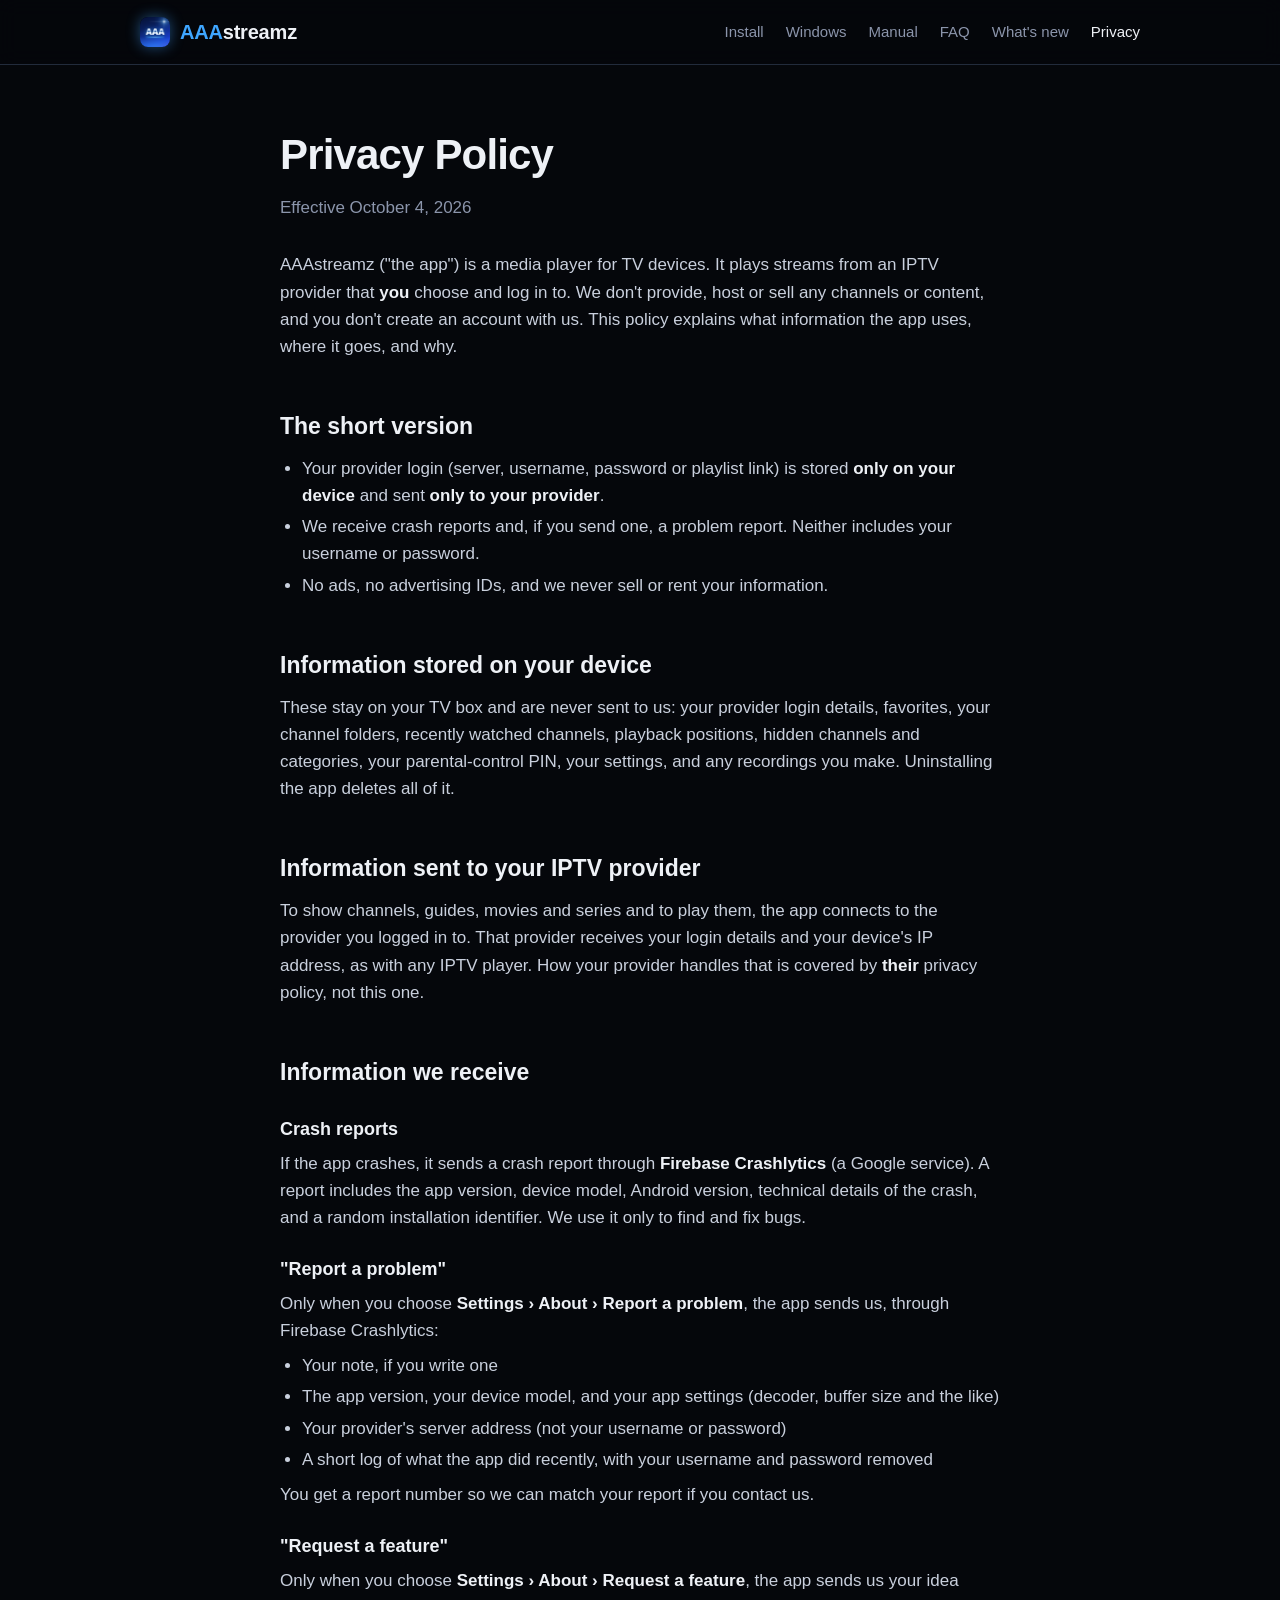
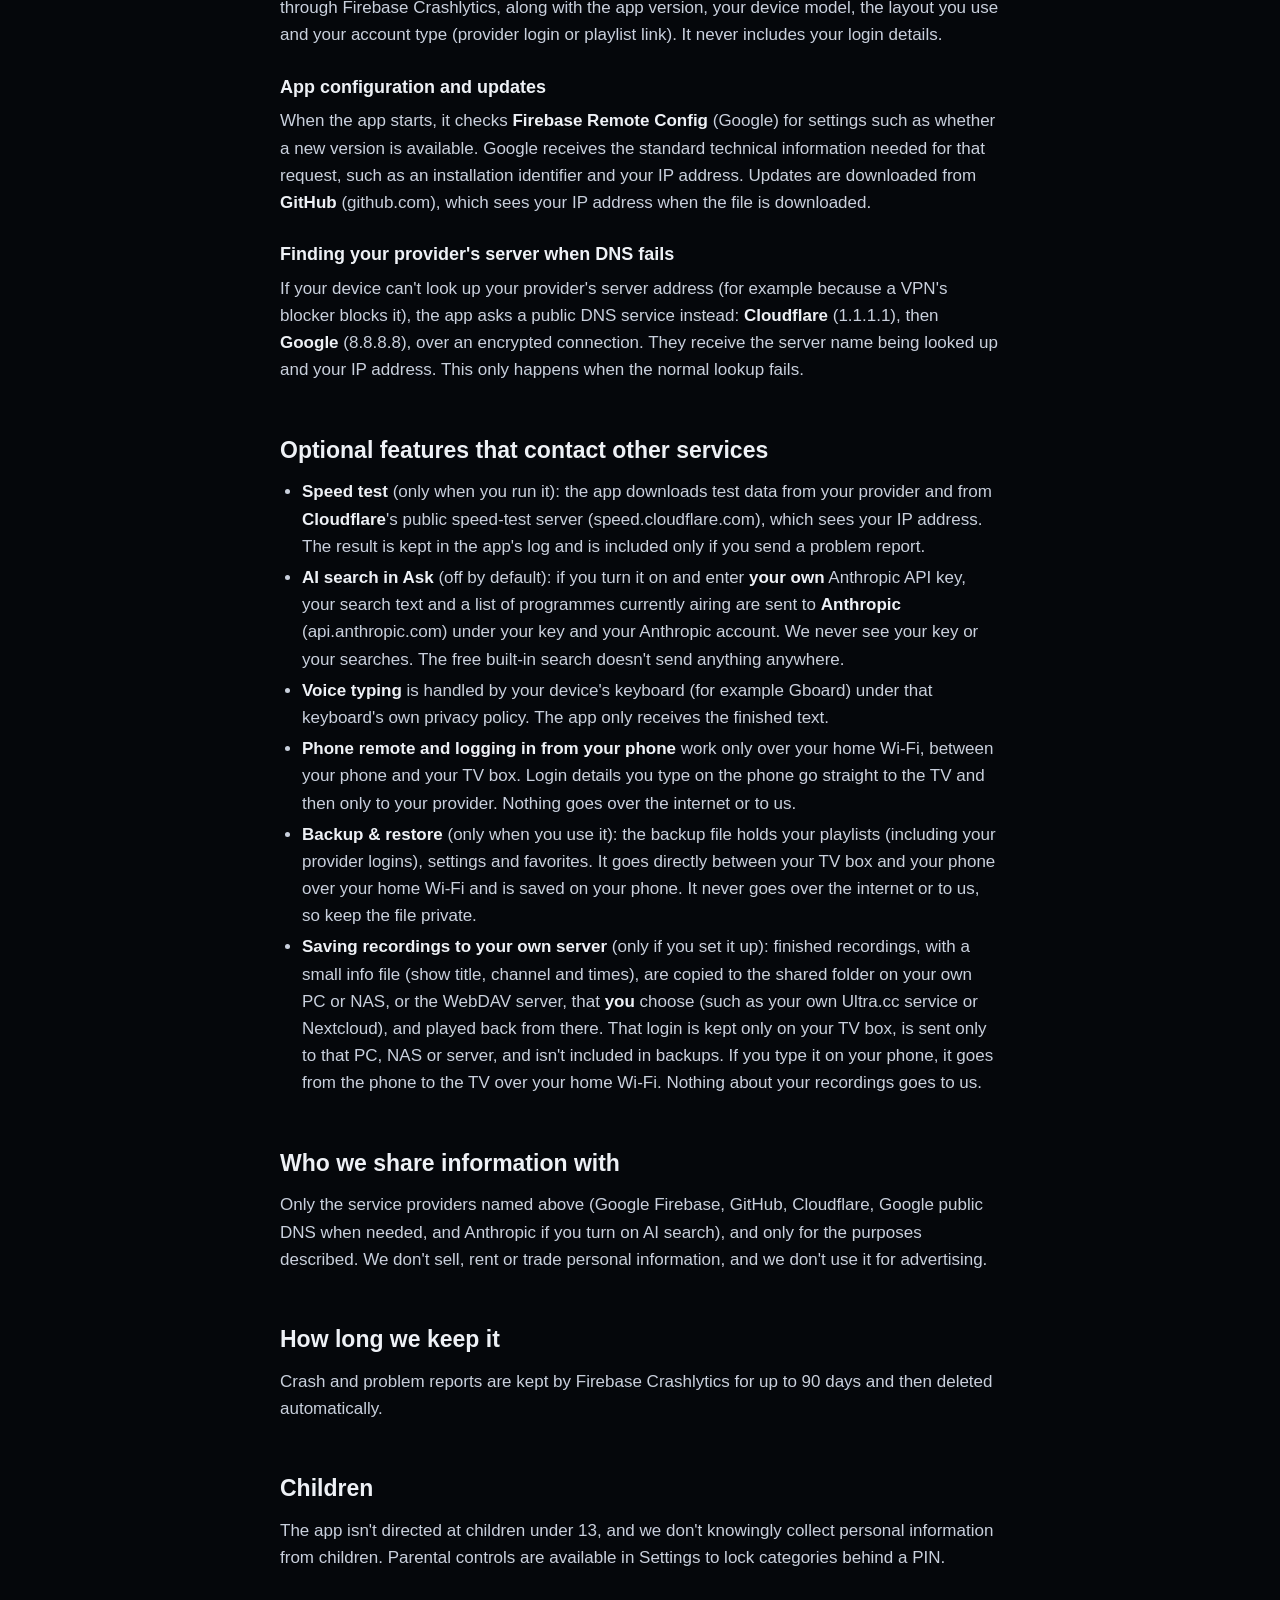
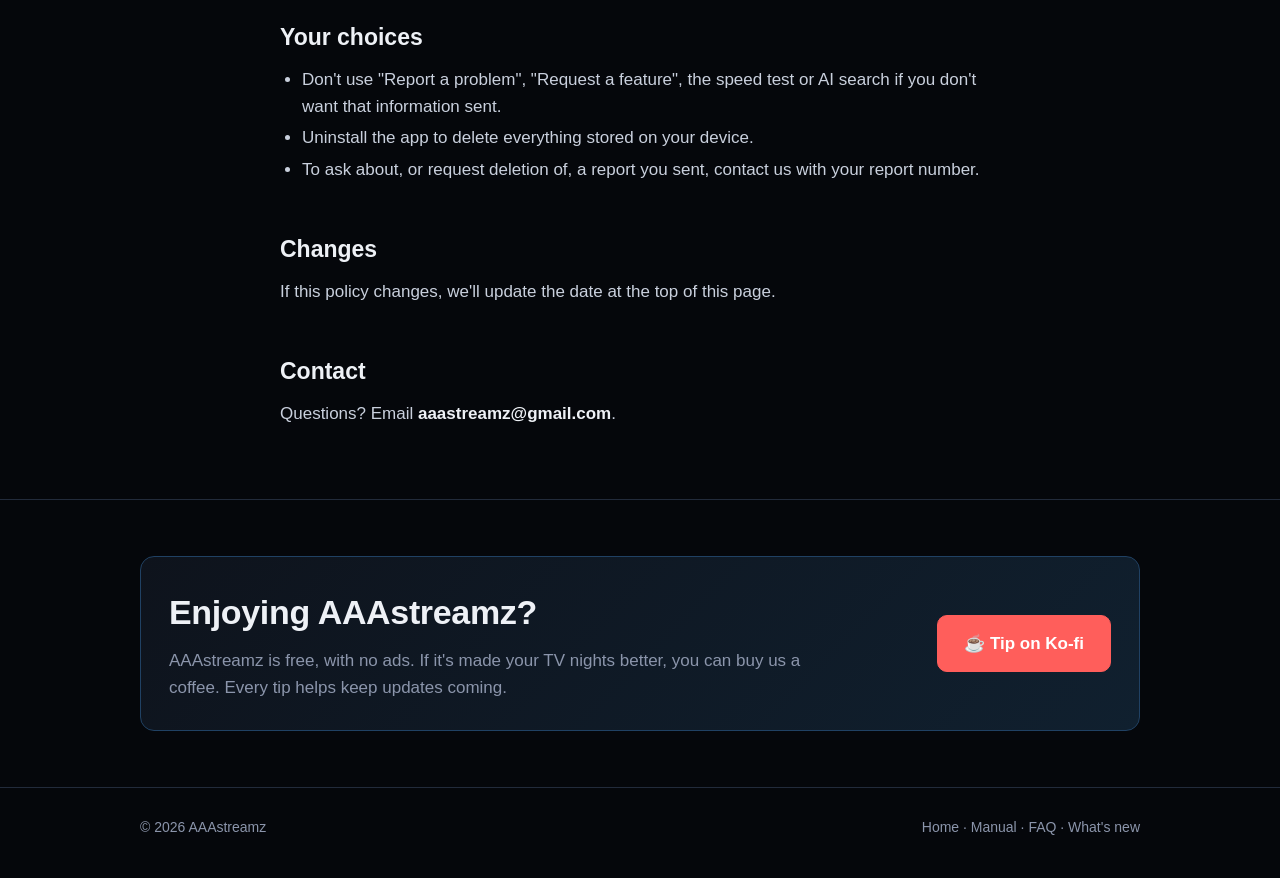
<file: privacy.html>
<!DOCTYPE html>
<html lang="en">
<head>
  <meta charset="utf-8">
  <meta name="viewport" content="width=device-width, initial-scale=1">
  <title>AAAstreamz Privacy Policy</title>
  <meta name="description" content="What AAAstreamz collects, why, and who it's shared with.">
  <link rel="icon" type="image/png" sizes="32x32" href="img/favicon-32.png">
  <link rel="icon" type="image/png" sizes="192x192" href="img/icon-192.png">
  <link rel="apple-touch-icon" href="img/apple-touch-icon.png">
  <meta name="theme-color" content="#0a1f5c">
  <meta property="og:type" content="website">
  <meta property="og:site_name" content="AAAstreamz">
  <meta property="og:title" content="AAAstreamz Privacy Policy">
  <meta property="og:description" content="What AAAstreamz collects, why, and who it's shared with.">
  <meta property="og:url" content="https://aaastreamz.lol/privacy.html">
  <meta property="og:image" content="https://aaastreamz.lol/img/og-image.jpg">
  <meta property="og:image:width" content="1200">
  <meta property="og:image:height" content="630">
  <meta name="twitter:card" content="summary_large_image">
  <meta name="twitter:image" content="https://aaastreamz.lol/img/og-image.jpg">
  <link rel="stylesheet" href="style.css?v=20260926a">
</head>
<body>
  <header class="site-header">
    <div class="wrap">
      <a class="brand" href="index.html"><img class="logo" src="img/icon-64.png" width="30" height="30" alt=""><span><span class="aaa">AAA</span>streamz</span></a>
      <nav class="nav">
        <a href="index.html#install">Install</a>
        <a href="windows.html">Windows</a>
        <a href="guide.html">Manual</a>
        <a href="faq.html">FAQ</a>
        <a href="releases.html">What's new</a>
        <a href="privacy.html" aria-current="page">Privacy</a>
      </nav>
    </div>
  </header>

  <main class="doc">
    <div class="wrap">
      <h1>Privacy Policy</h1>
      <p class="meta">Effective October 4, 2026</p>

      <p>AAAstreamz ("the app") is a media player for TV devices. It plays streams from an IPTV provider that <strong>you</strong> choose and log in to. We don't provide, host or sell any channels or content, and you don't create an account with us. This policy explains what information the app uses, where it goes, and why.</p>

      <h2>The short version</h2>
      <ul>
        <li>Your provider login (server, username, password or playlist link) is stored <strong>only on your device</strong> and sent <strong>only to your provider</strong>.</li>
        <li>We receive crash reports and, if you send one, a problem report. Neither includes your username or password.</li>
        <li>No ads, no advertising IDs, and we never sell or rent your information.</li>
      </ul>

      <h2>Information stored on your device</h2>
      <p>These stay on your TV box and are never sent to us: your provider login details, favorites, your channel folders, recently watched channels, playback positions, hidden channels and categories, your parental-control PIN, your settings, and any recordings you make. Uninstalling the app deletes all of it.</p>

      <h2>Information sent to your IPTV provider</h2>
      <p>To show channels, guides, movies and series and to play them, the app connects to the provider you logged in to. That provider receives your login details and your device's IP address, as with any IPTV player. How your provider handles that is covered by <strong>their</strong> privacy policy, not this one.</p>

      <h2>Information we receive</h2>
      <h3>Crash reports</h3>
      <p>If the app crashes, it sends a crash report through <strong>Firebase Crashlytics</strong> (a Google service). A report includes the app version, device model, Android version, technical details of the crash, and a random installation identifier. We use it only to find and fix bugs.</p>

      <h3>"Report a problem"</h3>
      <p>Only when you choose <strong>Settings › About › Report a problem</strong>, the app sends us, through Firebase Crashlytics:</p>
      <ul>
        <li>Your note, if you write one</li>
        <li>The app version, your device model, and your app settings (decoder, buffer size and the like)</li>
        <li>Your provider's server address (not your username or password)</li>
        <li>A short log of what the app did recently, with your username and password removed</li>
      </ul>
      <p>You get a report number so we can match your report if you contact us.</p>

      <h3>"Request a feature"</h3>
      <p>Only when you choose <strong>Settings › About › Request a feature</strong>, the app sends us your idea through Firebase Crashlytics, along with the app version, your device model, the layout you use and your account type (provider login or playlist link). It never includes your login details.</p>

      <h3>App configuration and updates</h3>
      <p>When the app starts, it checks <strong>Firebase Remote Config</strong> (Google) for settings such as whether a new version is available. Google receives the standard technical information needed for that request, such as an installation identifier and your IP address. Updates are downloaded from <strong>GitHub</strong> (github.com), which sees your IP address when the file is downloaded.</p>

      <h3>Finding your provider's server when DNS fails</h3>
      <p>If your device can't look up your provider's server address (for example because a VPN's blocker blocks it), the app asks a public DNS service instead: <strong>Cloudflare</strong> (1.1.1.1), then <strong>Google</strong> (8.8.8.8), over an encrypted connection. They receive the server name being looked up and your IP address. This only happens when the normal lookup fails.</p>

      <h2>Optional features that contact other services</h2>
      <ul>
        <li><strong>Speed test</strong> (only when you run it): the app downloads test data from your provider and from <strong>Cloudflare</strong>'s public speed-test server (speed.cloudflare.com), which sees your IP address. The result is kept in the app's log and is included only if you send a problem report.</li>
        <li><strong>AI search in Ask</strong> (off by default): if you turn it on and enter <strong>your own</strong> Anthropic API key, your search text and a list of programmes currently airing are sent to <strong>Anthropic</strong> (api.anthropic.com) under your key and your Anthropic account. We never see your key or your searches. The free built-in search doesn't send anything anywhere.</li>
        <li><strong>Voice typing</strong> is handled by your device's keyboard (for example Gboard) under that keyboard's own privacy policy. The app only receives the finished text.</li>
        <li><strong>Phone remote and logging in from your phone</strong> work only over your home Wi-Fi, between your phone and your TV box. Login details you type on the phone go straight to the TV and then only to your provider. Nothing goes over the internet or to us.</li>
        <li><strong>Backup &amp; restore</strong> (only when you use it): the backup file holds your playlists (including your provider logins), settings and favorites. It goes directly between your TV box and your phone over your home Wi-Fi and is saved on your phone. It never goes over the internet or to us, so keep the file private.</li>
        <li><strong>Saving recordings to your own server</strong> (only if you set it up): finished recordings, with a small info file (show title, channel and times), are copied to the shared folder on your own PC or NAS, or the WebDAV server, that <strong>you</strong> choose (such as your own Ultra.cc service or Nextcloud), and played back from there. That login is kept only on your TV box, is sent only to that PC, NAS or server, and isn't included in backups. If you type it on your phone, it goes from the phone to the TV over your home Wi-Fi. Nothing about your recordings goes to us.</li>
      </ul>

      <h2>Who we share information with</h2>
      <p>Only the service providers named above (Google Firebase, GitHub, Cloudflare, Google public DNS when needed, and Anthropic if you turn on AI search), and only for the purposes described. We don't sell, rent or trade personal information, and we don't use it for advertising.</p>

      <h2>How long we keep it</h2>
      <p>Crash and problem reports are kept by Firebase Crashlytics for up to 90 days and then deleted automatically.</p>

      <h2>Children</h2>
      <p>The app isn't directed at children under 13, and we don't knowingly collect personal information from children. Parental controls are available in Settings to lock categories behind a PIN.</p>

      <h2>Your choices</h2>
      <ul>
        <li>Don't use "Report a problem", "Request a feature", the speed test or AI search if you don't want that information sent.</li>
        <li>Uninstall the app to delete everything stored on your device.</li>
        <li>To ask about, or request deletion of, a report you sent, contact us with your report number.</li>
      </ul>

      <h2>Changes</h2>
      <p>If this policy changes, we'll update the date at the top of this page.</p>

      <h2>Contact</h2>
      <p>Questions? Email <a href="mailto:aaastreamz@gmail.com"><strong>aaastreamz@gmail.com</strong></a>.</p>
    </div>
  </main>

  <section id="tip">
    <div class="wrap">
      <div class="tip-card">
        <div>
          <h2>Enjoying AAAstreamz?</h2>
          <p class="sub">AAAstreamz is free, with no ads. If it's made your TV nights better, you can buy us a coffee. Every tip helps keep updates coming.</p>
        </div>
        <a class="btn kofi" href="https://ko-fi.com/aaastreamz" target="_blank" rel="noopener">☕ Tip on Ko-fi</a>
      </div>
    </div>
  </section>

  <footer class="site-footer">
    <div class="wrap">
      <span>© 2026 AAAstreamz</span>
      <span><a href="index.html">Home</a> · <a href="guide.html">Manual</a> · <a href="faq.html">FAQ</a> · <a href="releases.html">What's new</a></span>
    </div>
  </footer>
</body>
</html>
</file>
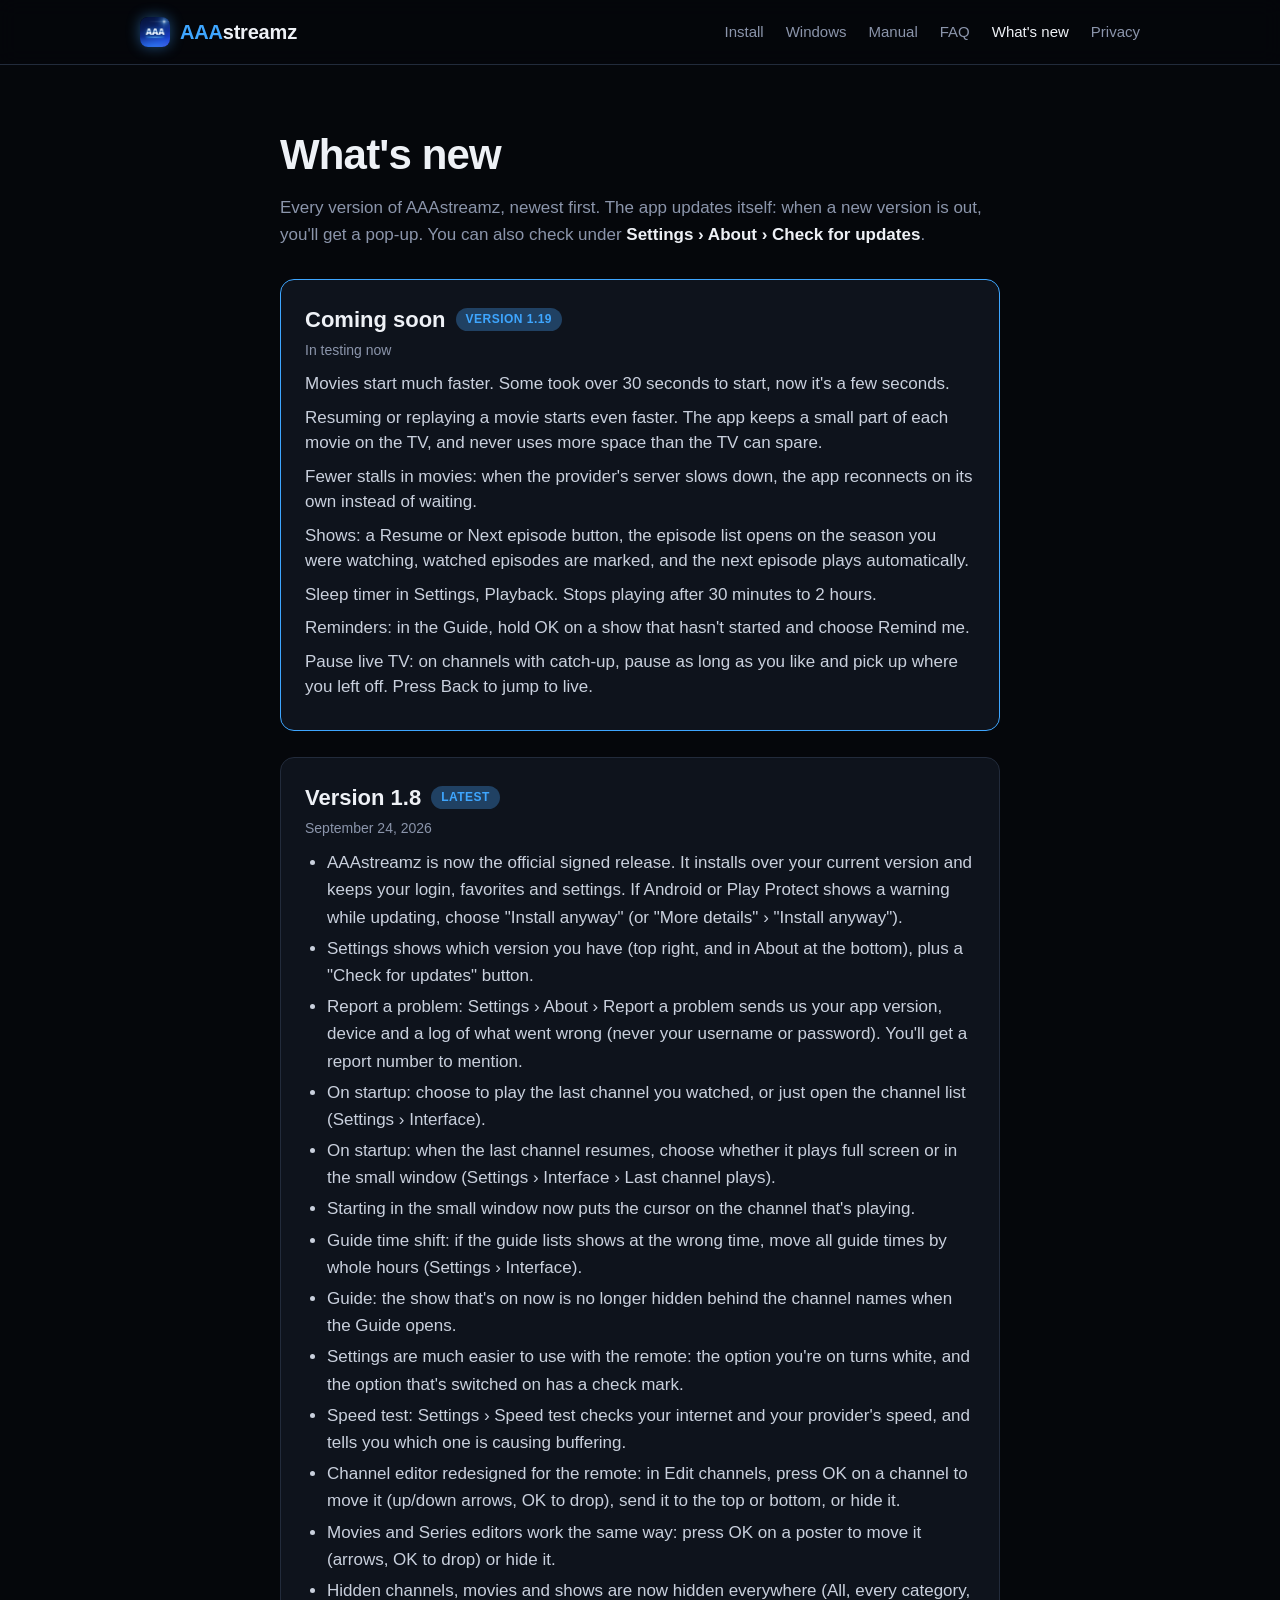
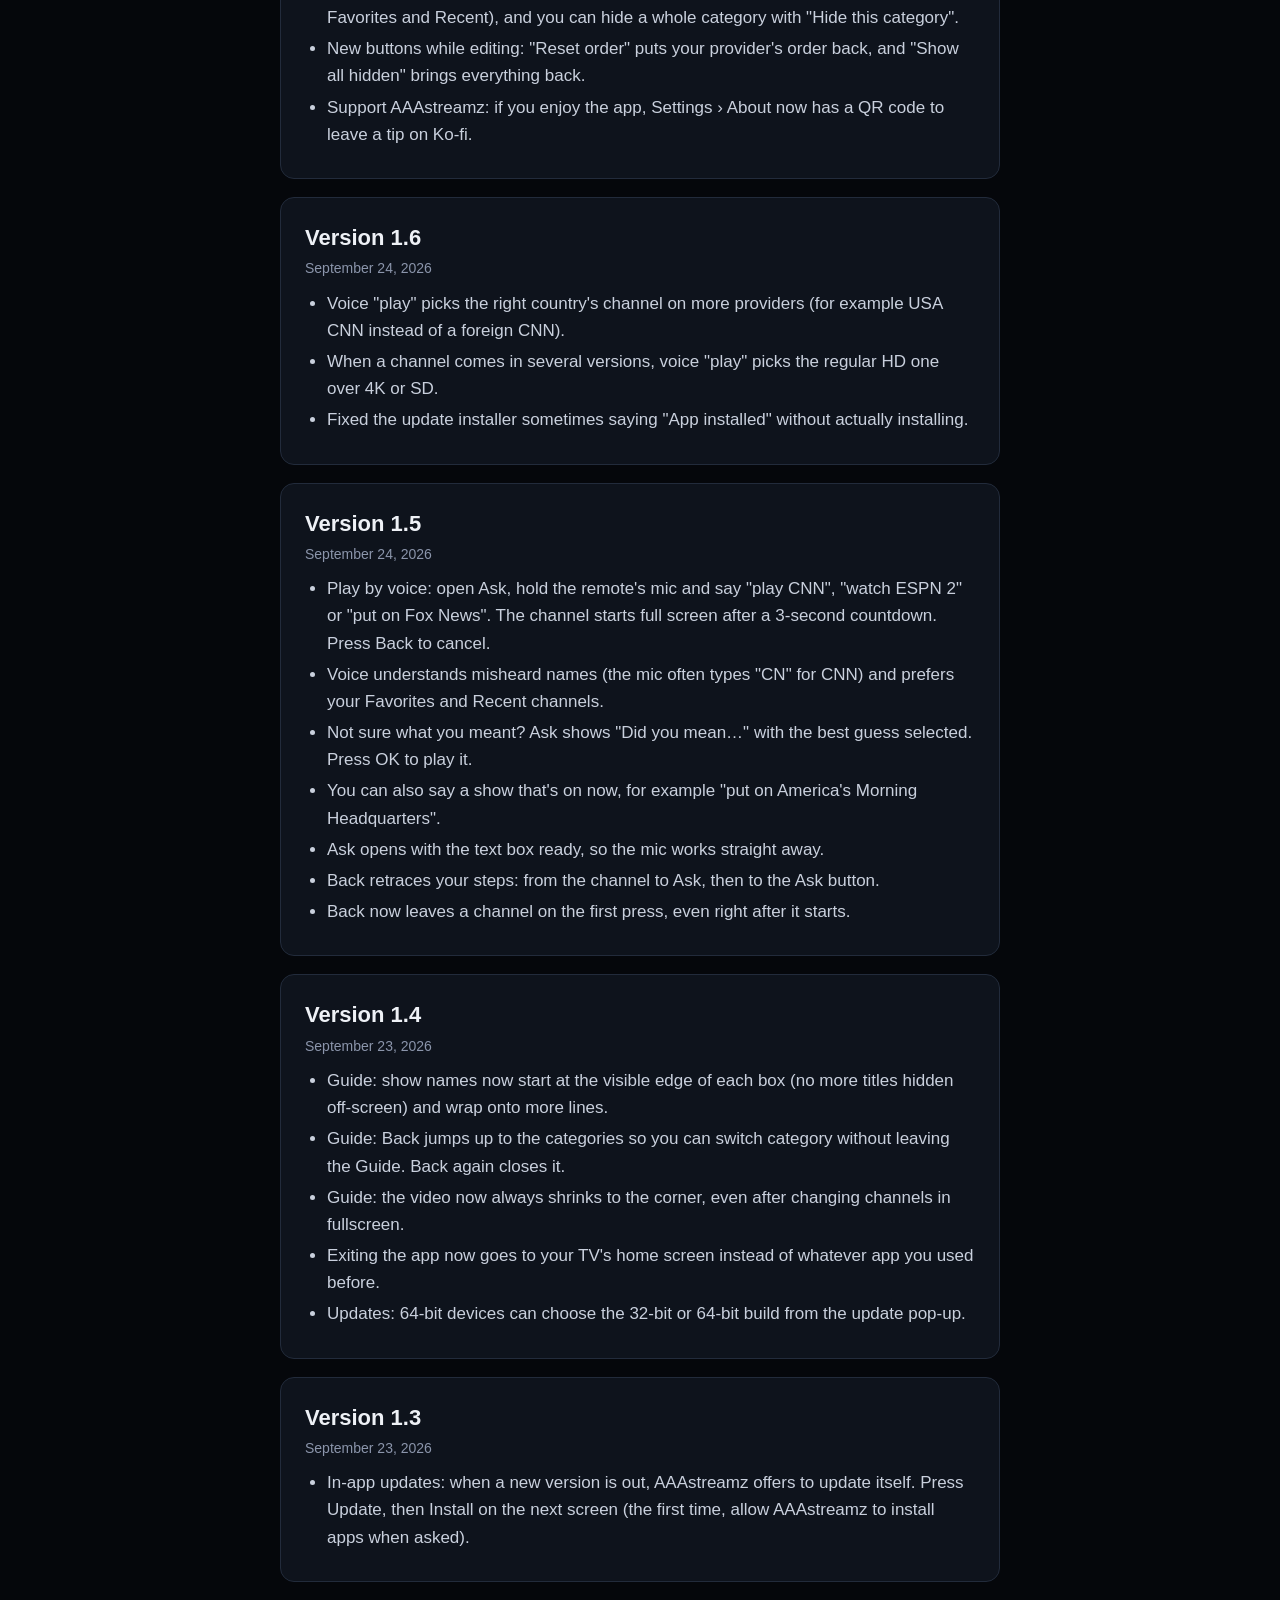
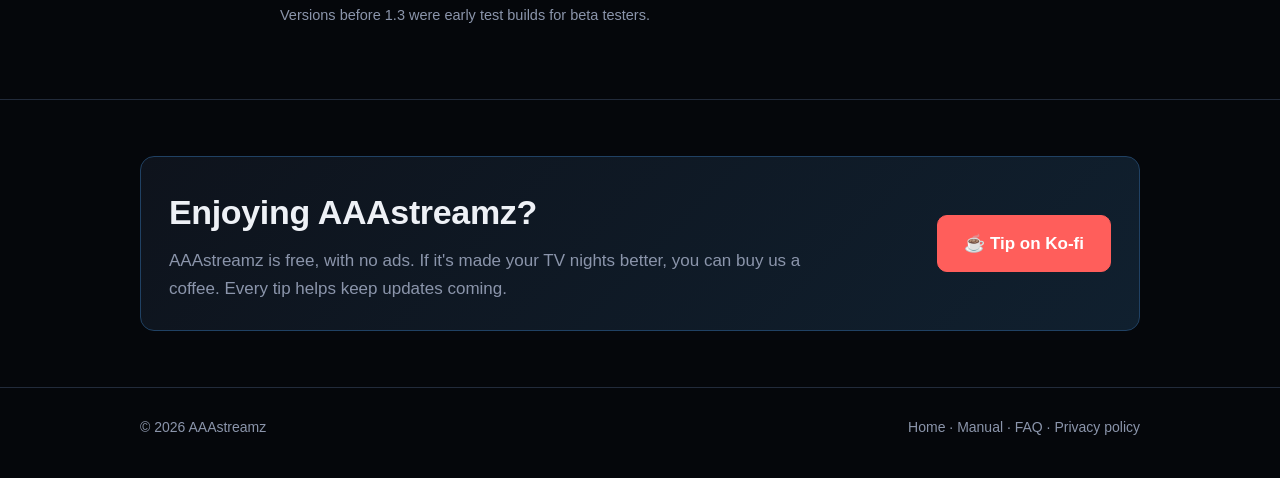
<file: releases.html>
<!DOCTYPE html>
<html lang="en">
<head>
  <meta charset="utf-8">
  <meta name="viewport" content="width=device-width, initial-scale=1">
  <title>AAAstreamz Release Notes</title>
  <meta name="description" content="What's new in each version of AAAstreamz, the IPTV player for Fire TV, Google TV, Android TV, onn and Nvidia Shield.">
  <link rel="icon" type="image/png" sizes="32x32" href="img/favicon-32.png">
  <link rel="icon" type="image/png" sizes="192x192" href="img/icon-192.png">
  <link rel="apple-touch-icon" href="img/apple-touch-icon.png">
  <meta name="theme-color" content="#0a1f5c">
  <meta property="og:type" content="website">
  <meta property="og:site_name" content="AAAstreamz">
  <meta property="og:title" content="AAAstreamz Release Notes">
  <meta property="og:description" content="What's new in each version of AAAstreamz, the IPTV player for Fire TV, Google TV, Android TV, onn and Nvidia Shield.">
  <meta property="og:url" content="https://aaastreamz.lol/releases.html">
  <meta property="og:image" content="https://aaastreamz.lol/img/og-image.jpg">
  <meta property="og:image:width" content="1200">
  <meta property="og:image:height" content="630">
  <meta name="twitter:card" content="summary_large_image">
  <meta name="twitter:image" content="https://aaastreamz.lol/img/og-image.jpg">
  <link rel="stylesheet" href="style.css?v=20260926a">
  <style>
    .coming-soon { border: 1px solid var(--accent, #3ea6ff); margin-bottom: 26px; }
    .coming-soon p:not(.rel-date) { margin: 0 0 8px; line-height: 1.5; }
  </style>
</head>
<body>
  <header class="site-header">
    <div class="wrap">
      <a class="brand" href="index.html"><img class="logo" src="img/icon-64.png" width="30" height="30" alt=""><span><span class="aaa">AAA</span>streamz</span></a>
      <nav class="nav">
        <a href="index.html#install">Install</a>
        <a href="windows.html">Windows</a>
        <a href="guide.html">Manual</a>
        <a href="faq.html">FAQ</a>
        <a href="releases.html" aria-current="page">What's new</a>
        <a href="privacy.html">Privacy</a>
      </nav>
    </div>
  </header>

  <main class="doc">
    <div class="wrap">
      <h1>What's new</h1>
      <p class="meta">Every version of AAAstreamz, newest first. The app updates itself: when a new version is out, you'll get a pop-up. You can also check under <strong>Settings › About › Check for updates</strong>.</p>

      <article class="release coming-soon">
        <h2>Coming soon <span class="rel-tag">Version 1.19</span></h2>
        <p class="rel-date">In testing now</p>
        <p>Movies start much faster. Some took over 30 seconds to start, now it's a few seconds.</p>
        <p>Resuming or replaying a movie starts even faster. The app keeps a small part of each movie on the TV, and never uses more space than the TV can spare.</p>
        <p>Fewer stalls in movies: when the provider's server slows down, the app reconnects on its own instead of waiting.</p>
        <p>Shows: a Resume or Next episode button, the episode list opens on the season you were watching, watched episodes are marked, and the next episode plays automatically.</p>
        <p>Sleep timer in Settings, Playback. Stops playing after 30 minutes to 2 hours.</p>
        <p>Reminders: in the Guide, hold OK on a show that hasn't started and choose Remind me.</p>
        <p>Pause live TV: on channels with catch-up, pause as long as you like and pick up where you left off. Press Back to jump to live.</p>
      </article>

      <div id="releases">
        <article class="release" data-tag="v1.8">
          <h2>Version 1.8 <span class="rel-tag">Latest</span></h2>
          <p class="rel-date">September 24, 2026</p>
          <ul>
            <li>AAAstreamz is now the official signed release. It installs over your current version and keeps your login, favorites and settings. If Android or Play Protect shows a warning while updating, choose "Install anyway" (or "More details" › "Install anyway").</li>
            <li>Settings shows which version you have (top right, and in About at the bottom), plus a "Check for updates" button.</li>
            <li>Report a problem: Settings › About › Report a problem sends us your app version, device and a log of what went wrong (never your username or password). You'll get a report number to mention.</li>
            <li>On startup: choose to play the last channel you watched, or just open the channel list (Settings › Interface).</li>
            <li>On startup: when the last channel resumes, choose whether it plays full screen or in the small window (Settings › Interface › Last channel plays).</li>
            <li>Starting in the small window now puts the cursor on the channel that's playing.</li>
            <li>Guide time shift: if the guide lists shows at the wrong time, move all guide times by whole hours (Settings › Interface).</li>
            <li>Guide: the show that's on now is no longer hidden behind the channel names when the Guide opens.</li>
            <li>Settings are much easier to use with the remote: the option you're on turns white, and the option that's switched on has a check mark.</li>
            <li>Speed test: Settings › Speed test checks your internet and your provider's speed, and tells you which one is causing buffering.</li>
            <li>Channel editor redesigned for the remote: in Edit channels, press OK on a channel to move it (up/down arrows, OK to drop), send it to the top or bottom, or hide it.</li>
            <li>Movies and Series editors work the same way: press OK on a poster to move it (arrows, OK to drop) or hide it.</li>
            <li>Hidden channels, movies and shows are now hidden everywhere (All, every category, Favorites and Recent), and you can hide a whole category with "Hide this category".</li>
            <li>New buttons while editing: "Reset order" puts your provider's order back, and "Show all hidden" brings everything back.</li>
            <li>Support AAAstreamz: if you enjoy the app, Settings › About now has a QR code to leave a tip on Ko-fi.</li>
          </ul>
        </article>

        <article class="release" data-tag="v1.6">
          <h2>Version 1.6</h2>
          <p class="rel-date">September 24, 2026</p>
          <ul>
            <li>Voice "play" picks the right country's channel on more providers (for example USA CNN instead of a foreign CNN).</li>
            <li>When a channel comes in several versions, voice "play" picks the regular HD one over 4K or SD.</li>
            <li>Fixed the update installer sometimes saying "App installed" without actually installing.</li>
          </ul>
        </article>

        <article class="release" data-tag="v1.5">
          <h2>Version 1.5</h2>
          <p class="rel-date">September 24, 2026</p>
          <ul>
            <li>Play by voice: open Ask, hold the remote's mic and say "play CNN", "watch ESPN 2" or "put on Fox News". The channel starts full screen after a 3-second countdown. Press Back to cancel.</li>
            <li>Voice understands misheard names (the mic often types "CN" for CNN) and prefers your Favorites and Recent channels.</li>
            <li>Not sure what you meant? Ask shows "Did you mean…" with the best guess selected. Press OK to play it.</li>
            <li>You can also say a show that's on now, for example "put on America's Morning Headquarters".</li>
            <li>Ask opens with the text box ready, so the mic works straight away.</li>
            <li>Back retraces your steps: from the channel to Ask, then to the Ask button.</li>
            <li>Back now leaves a channel on the first press, even right after it starts.</li>
          </ul>
        </article>

        <article class="release" data-tag="v1.4">
          <h2>Version 1.4</h2>
          <p class="rel-date">September 23, 2026</p>
          <ul>
            <li>Guide: show names now start at the visible edge of each box (no more titles hidden off-screen) and wrap onto more lines.</li>
            <li>Guide: Back jumps up to the categories so you can switch category without leaving the Guide. Back again closes it.</li>
            <li>Guide: the video now always shrinks to the corner, even after changing channels in fullscreen.</li>
            <li>Exiting the app now goes to your TV's home screen instead of whatever app you used before.</li>
            <li>Updates: 64-bit devices can choose the 32-bit or 64-bit build from the update pop-up.</li>
          </ul>
        </article>

        <article class="release" data-tag="v1.3">
          <h2>Version 1.3</h2>
          <p class="rel-date">September 23, 2026</p>
          <ul>
            <li>In-app updates: when a new version is out, AAAstreamz offers to update itself. Press Update, then Install on the next screen (the first time, allow AAAstreamz to install apps when asked).</li>
          </ul>
        </article>

        <p class="rel-early">Versions before 1.3 were early test builds for beta testers.</p>
      </div>
    </div>
  </main>

  <section id="tip">
    <div class="wrap">
      <div class="tip-card">
        <div>
          <h2>Enjoying AAAstreamz?</h2>
          <p class="sub">AAAstreamz is free, with no ads. If it's made your TV nights better, you can buy us a coffee. Every tip helps keep updates coming.</p>
        </div>
        <a class="btn kofi" href="https://ko-fi.com/aaastreamz" target="_blank" rel="noopener">☕ Tip on Ko-fi</a>
      </div>
    </div>
  </section>

  <footer class="site-footer">
    <div class="wrap">
      <span>© 2026 AAAstreamz</span>
      <span><a href="index.html">Home</a> · <a href="guide.html">Manual</a> · <a href="faq.html">FAQ</a> · <a href="privacy.html">Privacy policy</a></span>
    </div>
  </footer>

  <script>
  // Releases newer than the ones written above are added straight from GitHub, so this page
  // never falls behind. If GitHub can't be reached, the list above is still shown.
  (function () {
    var list = document.getElementById('releases');
    var known = {};
    list.querySelectorAll('.release').forEach(function (a) { known[a.dataset.tag] = true; });
    function num(tag) { return tag.replace(/^v/, '').split('.').map(Number); }
    function newer(a, b) {
      var x = num(a), y = num(b);
      for (var i = 0; i < Math.max(x.length, y.length); i++) {
        if ((x[i] || 0) !== (y[i] || 0)) return (x[i] || 0) > (y[i] || 0);
      }
      return false;
    }
    var newest = list.querySelector('.release').dataset.tag;
    fetch('https://api.github.com/repos/wardogone11/AAAstreamz/releases?per_page=10')
      .then(function (r) { return r.ok ? r.json() : []; })
      .then(function (rels) {
        var added = rels.filter(function (r) { return !r.draft && !r.prerelease && !known[r.tag_name] && newer(r.tag_name, newest); })
          .sort(function (a, b) { return newer(a.tag_name, b.tag_name) ? -1 : 1; });
        if (!added.length) return;
        var oldTag = list.querySelector('.rel-tag');
        if (oldTag) oldTag.remove();
        added.reverse().forEach(function (r, i) {
          var art = document.createElement('article');
          art.className = 'release';
          art.dataset.tag = r.tag_name;
          var h = document.createElement('h2');
          h.textContent = 'Version ' + r.tag_name.replace(/^v/, '');
          if (i === added.length - 1) {
            var t = document.createElement('span');
            t.className = 'rel-tag'; t.textContent = 'Latest';
            h.appendChild(document.createTextNode(' ')); h.appendChild(t);
          }
          var d = document.createElement('p');
          d.className = 'rel-date';
          d.textContent = new Date(r.published_at).toLocaleDateString('en-US', { year: 'numeric', month: 'long', day: 'numeric' });
          var ul = document.createElement('ul');
          // Notes come as "- item" lines (older releases) or plain lines (from 1.19); the
          // "Version x what's new" heading line is skipped.
          (r.body || '').split(/\r?\n/).forEach(function (line) {
            var m = line.match(/^\s*[-*]\s+(.*)/);
            var text = m ? m[1] : line.trim();
            if (!text || /^version\b/i.test(text)) return;
            var li = document.createElement('li');
            li.textContent = text.replace(/ > /g, ' › ');
            ul.appendChild(li);
          });
          // Once that version is out, the "Coming soon" box for it goes away.
          var soon = document.querySelector('.coming-soon');
          if (soon && soon.textContent.indexOf('Version ' + r.tag_name.replace(/^v/, '')) >= 0) soon.remove();
          art.appendChild(h); art.appendChild(d); art.appendChild(ul);
          list.insertBefore(art, list.firstChild);
        });
      })
      .catch(function () {});
  })();
  </script>
</body>
</html>
</file>
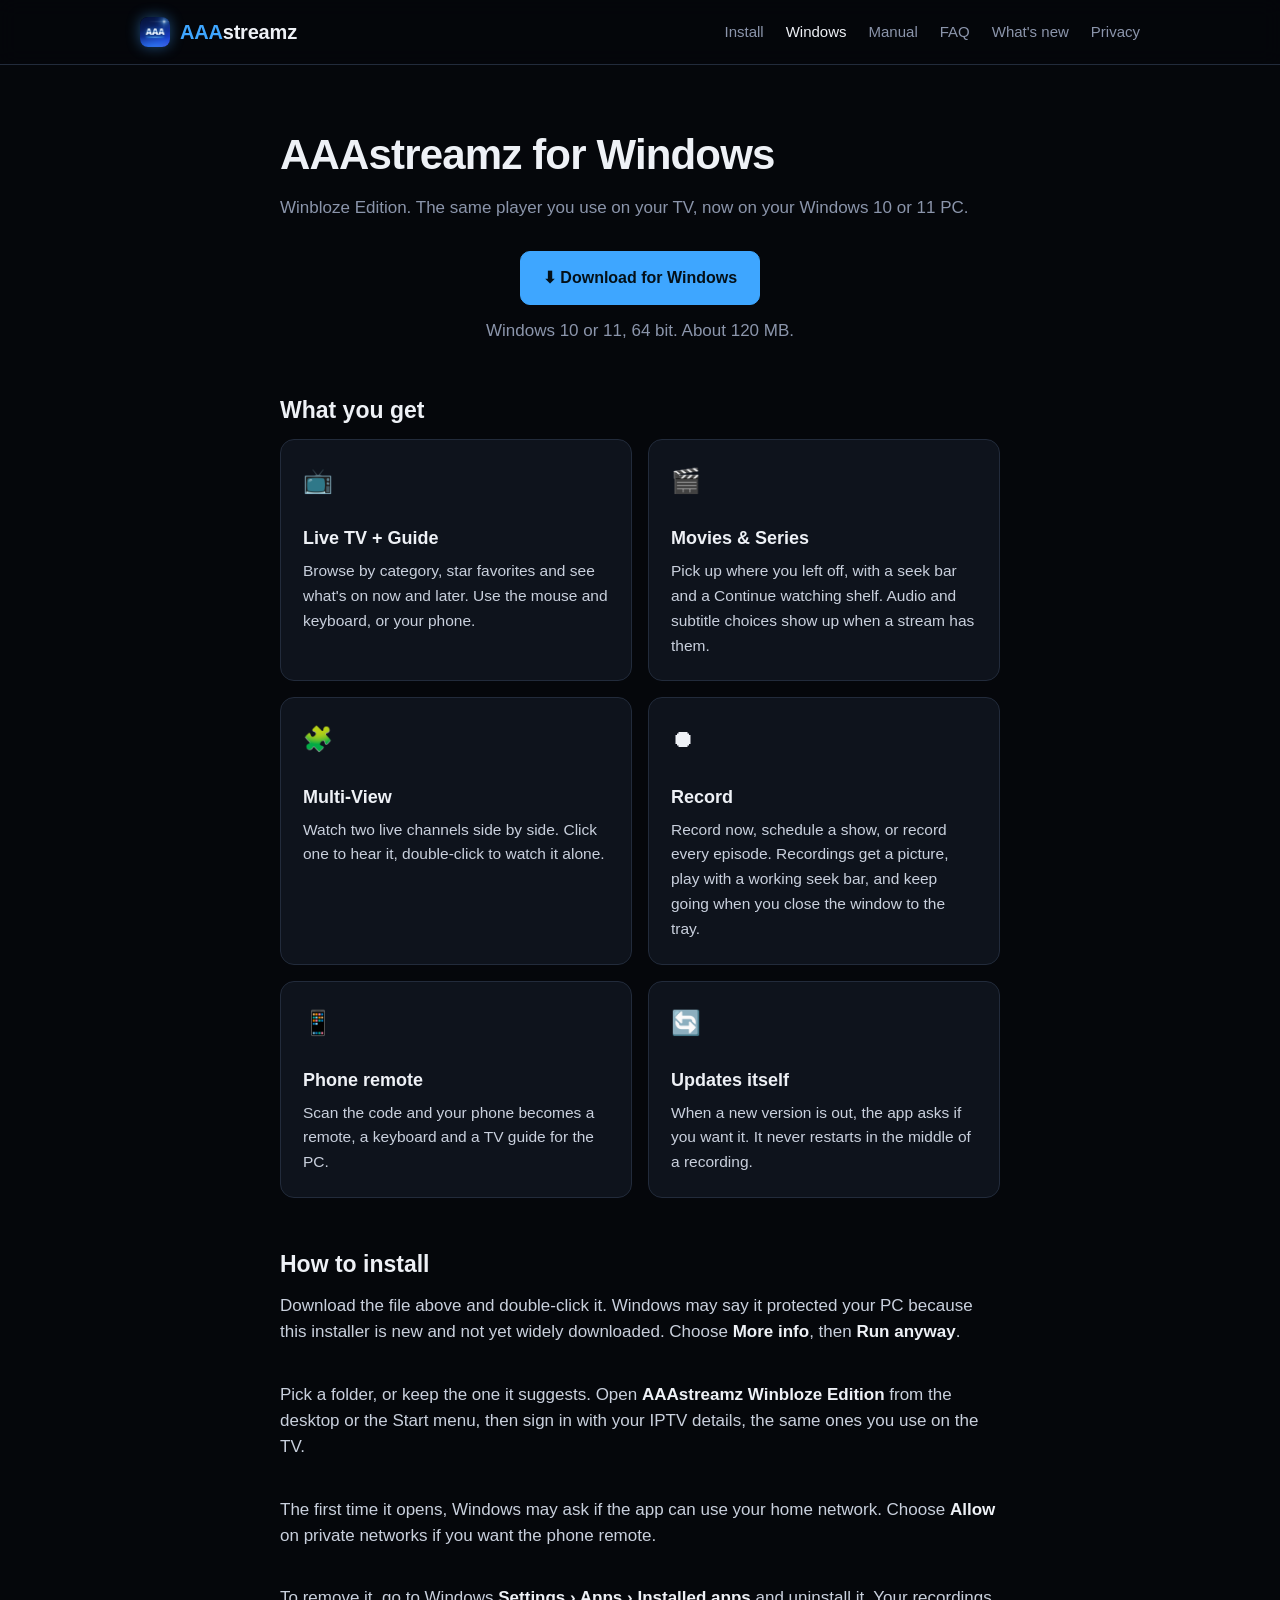
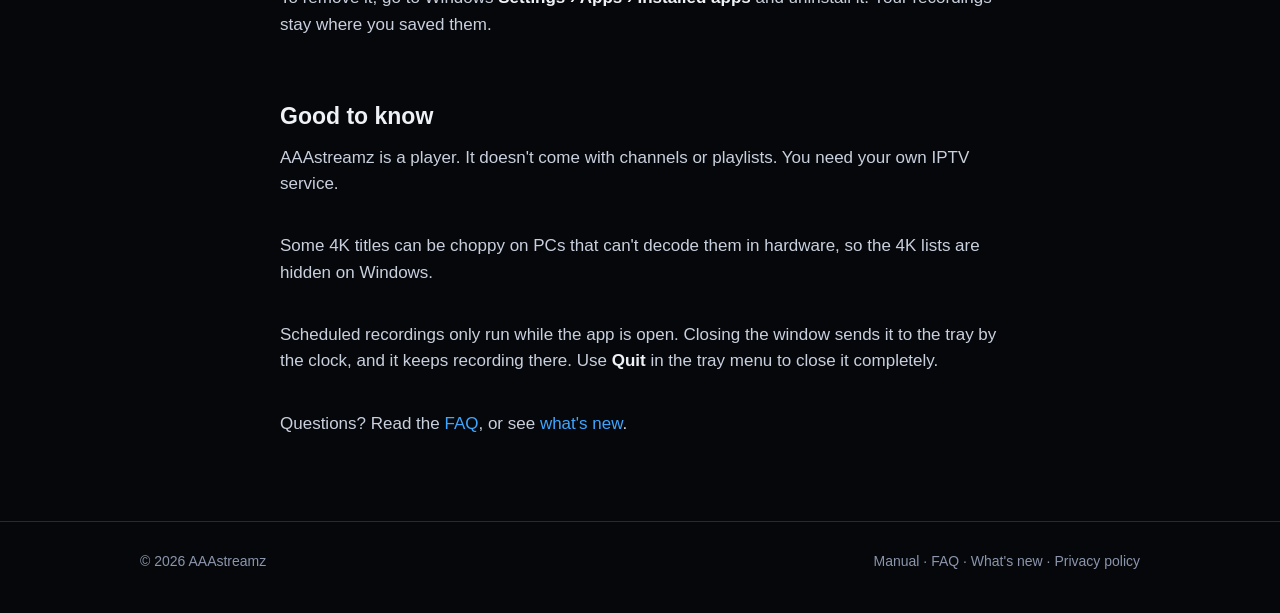
<file: windows.html>
<!DOCTYPE html>
<html lang="en">
<head>
  <meta charset="utf-8">
  <meta name="viewport" content="width=device-width, initial-scale=1">
  <title>AAAstreamz for Windows</title>
  <meta name="description" content="AAAstreamz Winbloze Edition: the IPTV player on your Windows PC, with the TV guide, Multi-View, recording and a phone remote.">
  <link rel="icon" type="image/png" sizes="32x32" href="img/favicon-32.png">
  <link rel="icon" type="image/png" sizes="192x192" href="img/icon-192.png">
  <link rel="apple-touch-icon" href="img/apple-touch-icon.png">
  <meta name="theme-color" content="#0a1f5c">
  <meta property="og:type" content="website">
  <meta property="og:site_name" content="AAAstreamz">
  <meta property="og:title" content="AAAstreamz for Windows">
  <meta property="og:description" content="The AAAstreamz IPTV player on your Windows PC, with the TV guide, Multi-View, recording and a phone remote.">
  <meta property="og:url" content="https://aaastreamz.lol/windows.html">
  <meta property="og:image" content="https://aaastreamz.lol/img/og-image.jpg">
  <meta property="og:image:width" content="1200">
  <meta property="og:image:height" content="630">
  <meta name="twitter:card" content="summary_large_image">
  <meta name="twitter:image" content="https://aaastreamz.lol/img/og-image.jpg">
  <link rel="stylesheet" href="style.css?v=20260926a">
  <style>
    .dl-box { text-align: center; margin: 8px 0 30px; }
    .dl-box .meta { margin-top: 12px; }
    .steps p { margin: 0 0 12px; line-height: 1.55; }
  </style>
</head>
<body>
  <header class="site-header">
    <div class="wrap">
      <a class="brand" href="index.html"><img class="logo" src="img/icon-64.png" width="30" height="30" alt=""><span><span class="aaa">AAA</span>streamz</span></a>
      <nav class="nav">
        <a href="index.html#install">Install</a>
        <a href="windows.html" aria-current="page">Windows</a>
        <a href="guide.html">Manual</a>
        <a href="faq.html">FAQ</a>
        <a href="releases.html">What's new</a>
        <a href="privacy.html">Privacy</a>
      </nav>
    </div>
  </header>

  <main class="doc">
    <div class="wrap">
      <h1>AAAstreamz for Windows</h1>
      <p class="meta">Winbloze Edition. The same player you use on your TV, now on your Windows 10 or 11 PC.</p>

      <div class="dl-box">
        <a class="btn primary" id="dl" href="https://github.com/wardogone11/aaastreamz-site/releases/latest/download/AAAstreamz-Winbloze-Setup.exe">⬇ Download for Windows</a>
        <p class="meta" id="dlmeta">Windows 10 or 11, 64 bit. About 120 MB.</p>
      </div>

      <h2>What you get</h2>
      <div class="grid">
        <div class="card"><div class="icon">📺</div><h3>Live TV + Guide</h3><p>Browse by category, star favorites and see what's on now and later. Use the mouse and keyboard, or your phone.</p></div>
        <div class="card"><div class="icon">🎬</div><h3>Movies &amp; Series</h3><p>Pick up where you left off, with a seek bar and a Continue watching shelf. Audio and subtitle choices show up when a stream has them.</p></div>
        <div class="card"><div class="icon">🧩</div><h3>Multi-View</h3><p>Watch two live channels side by side. Click one to hear it, double-click to watch it alone.</p></div>
        <div class="card"><div class="icon">⏺</div><h3>Record</h3><p>Record now, schedule a show, or record every episode. Recordings get a picture, play with a working seek bar, and keep going when you close the window to the tray.</p></div>
        <div class="card"><div class="icon">📱</div><h3>Phone remote</h3><p>Scan the code and your phone becomes a remote, a keyboard and a TV guide for the PC.</p></div>
        <div class="card"><div class="icon">🔄</div><h3>Updates itself</h3><p>When a new version is out, the app asks if you want it. It never restarts in the middle of a recording.</p></div>
      </div>

      <h2>How to install</h2>
      <div class="steps">
        <p>Download the file above and double-click it. Windows may say it protected your PC because this installer is new and not yet widely downloaded. Choose <strong>More info</strong>, then <strong>Run anyway</strong>.</p>
        <p>Pick a folder, or keep the one it suggests. Open <strong>AAAstreamz Winbloze Edition</strong> from the desktop or the Start menu, then sign in with your IPTV details, the same ones you use on the TV.</p>
        <p>The first time it opens, Windows may ask if the app can use your home network. Choose <strong>Allow</strong> on private networks if you want the phone remote.</p>
        <p>To remove it, go to Windows <strong>Settings › Apps › Installed apps</strong> and uninstall it. Your recordings stay where you saved them.</p>
      </div>

      <h2>Good to know</h2>
      <div class="steps">
        <p>AAAstreamz is a player. It doesn't come with channels or playlists. You need your own IPTV service.</p>
        <p>Some 4K titles can be choppy on PCs that can't decode them in hardware, so the 4K lists are hidden on Windows.</p>
        <p>Scheduled recordings only run while the app is open. Closing the window sends it to the tray by the clock, and it keeps recording there. Use <strong>Quit</strong> in the tray menu to close it completely.</p>
        <p>Questions? Read the <a href="faq.html">FAQ</a>, or see <a href="releases.html">what's new</a>.</p>
      </div>
    </div>
  </main>

  <footer class="site-footer">
    <div class="wrap">
      <span>© 2026 AAAstreamz</span>
      <span><a href="guide.html">Manual</a> · <a href="faq.html">FAQ</a> · <a href="releases.html">What's new</a> · <a href="privacy.html">Privacy policy</a></span>
    </div>
  </footer>

  <script>
  // Shows the newest version number next to the download, from the same GitHub releases the app updates from.
  (function () {
    fetch('https://api.github.com/repos/wardogone11/aaastreamz-site/releases/latest', { headers: { Accept: 'application/vnd.github+json' } })
      .then(function (r) { return r.ok ? r.json() : null; })
      .then(function (r) {
        if (!r || !r.tag_name) return;
        document.getElementById('dlmeta').textContent = 'Version ' + r.tag_name.replace(/^v/, '') + '. Windows 10 or 11, 64 bit. About 120 MB.';
      })
      .catch(function () {});
  })();
  </script>
</body>
</html>
</file>
<file: style.css>
/* AAAstreamz site — same palette as the app (www/index.html :root). */
:root {
  --bg: #05070b;
  --surface: #0e131c;
  --surface-raised: #171f2d;
  --border: #222b3b;
  --text: #eef1f6;
  --text-dim: #8b95ab;
  --accent: #3ea6ff;
  --accent-dim: #204163;
  --warn: #ffb74d;
  --sans: 'Inter', -apple-system, BlinkMacSystemFont, 'Segoe UI', Roboto, sans-serif;
  --mono: 'JetBrains Mono', 'Roboto Mono', Consolas, monospace;
  --radius: 14px;
  --wrap: 1040px;
}

* { box-sizing: border-box; margin: 0; padding: 0; }
html { scroll-behavior: smooth; }
body {
  background: var(--bg);
  color: var(--text);
  font-family: var(--sans);
  font-size: 17px;
  line-height: 1.6;
  -webkit-font-smoothing: antialiased;
}
a { color: var(--accent); text-decoration: none; }
a:hover { text-decoration: underline; }
img { max-width: 100%; display: block; }
code, kbd {
  font-family: var(--mono);
  font-size: 0.9em;
  background: var(--surface-raised);
  border: 1px solid var(--border);
  border-radius: 6px;
  padding: 1px 6px;
  word-break: break-all;
}

.wrap { max-width: var(--wrap); margin: 0 auto; padding: 0 20px; }

/* ---- Header ---- */
.site-header {
  position: sticky; top: 0; z-index: 10;
  background: rgba(5, 7, 11, 0.85);
  backdrop-filter: blur(10px);
  border-bottom: 1px solid var(--border);
}
.site-header .wrap { display: flex; align-items: center; justify-content: space-between; height: 64px; gap: 16px; }
.brand { display: flex; align-items: center; gap: 10px; font-weight: 800; font-size: 20px; color: var(--text); letter-spacing: -0.01em; }
.brand:hover { text-decoration: none; }
.brand .dot { width: 10px; height: 10px; border-radius: 50%; background: var(--accent); box-shadow: 0 0 12px var(--accent); }
.brand .logo { width: 30px; height: 30px; border-radius: 8px; box-shadow: 0 0 14px rgba(62, 166, 255, 0.45); }
/* The TV home-screen banner, shown over the home page headline. */
.hero-logo { display: block; width: 300px; max-width: 70%; height: auto; margin: 0 auto 26px; border-radius: 16px;
  box-shadow: 0 18px 50px rgba(0, 0, 0, 0.55), 0 0 40px rgba(62, 166, 255, 0.35); }
.brand .aaa { color: var(--accent); }
.nav { display: flex; gap: 22px; font-size: 15px; }
.nav a { color: var(--text-dim); }
.nav a:hover, .nav a[aria-current="page"] { color: var(--text); text-decoration: none; }

/* ---- Hero ---- */
.hero { padding: 88px 0 64px; text-align: center; }
.hero h1 { font-size: clamp(34px, 6vw, 56px); line-height: 1.1; letter-spacing: -0.02em; font-weight: 800; }
.hero h1 .accent { color: var(--accent); }
.hero p.lead { color: var(--text-dim); font-size: clamp(17px, 2.2vw, 20px); max-width: 640px; margin: 18px auto 0; }
.cta { display: flex; gap: 12px; justify-content: center; flex-wrap: wrap; margin-top: 32px; }
.btn {
  display: inline-flex; align-items: center; gap: 8px;
  padding: 13px 22px; border-radius: 10px; font-weight: 700; font-size: 16px;
  border: 1px solid var(--border); background: var(--surface-raised); color: var(--text);
}
.btn:hover { text-decoration: none; border-color: var(--accent-dim); }
.btn.primary { background: var(--accent); border-color: var(--accent); color: #041018; }
.btn.primary:hover { filter: brightness(1.08); }
.devices { margin-top: 22px; color: var(--text-dim); font-size: 14px; }

.hero-shot { margin: 44px auto 0; max-width: 960px; }
.hero-shot img, .shots img {
  width: 100%; height: auto; border-radius: var(--radius);
  border: 1px solid var(--border); background: var(--surface);
}
.hero-shot img { box-shadow: 0 24px 70px rgba(0, 0, 0, 0.6), 0 0 0 1px var(--accent-dim); }

/* ---- Screenshots ---- */
.shots { display: grid; grid-template-columns: repeat(auto-fit, minmax(min(300px, 100%), 1fr)); gap: 20px; }
.shots figure { margin: 0; }
.shots a { display: block; border-radius: var(--radius); }
.shots a:hover img, .shots a:focus-visible img { border-color: var(--accent); }
.shots figcaption { color: var(--text-dim); font-size: 14.5px; margin-top: 8px; }

/* ---- Screenshot viewer (click a screenshot; ‹ › / arrow keys / swipe to change, Esc to close) ---- */
.lightbox { position: fixed; inset: 0; z-index: 100; display: flex; align-items: center; justify-content: center;
  background: rgba(2, 6, 23, 0.94); padding: 56px 72px; }
.lightbox[hidden] { display: none; }
.lightbox figure { margin: 0; max-width: 1280px; width: 100%; text-align: center; }
.lightbox img { width: 100%; height: auto; max-height: calc(100vh - 150px); object-fit: contain; border-radius: 10px;
  box-shadow: 0 20px 60px rgba(0, 0, 0, 0.6), 0 0 0 1px var(--accent-dim); }
.lightbox figcaption { color: var(--text); font-size: 16px; margin-top: 12px; }
.lightbox .lb-count { color: var(--text-dim); font-size: 13px; margin-top: 4px; }
.lightbox button { position: absolute; background: rgba(62, 166, 255, 0.14); color: #fff; border: 1px solid var(--accent-dim);
  border-radius: 50%; width: 52px; height: 52px; font-size: 30px; line-height: 1; cursor: pointer; display: flex; align-items: center; justify-content: center; }
.lightbox button:hover, .lightbox button:focus-visible { background: var(--accent); color: #041018; outline: none; }
.lightbox .lb-prev { left: 14px; top: 50%; transform: translateY(-50%); }
.lightbox .lb-next { right: 14px; top: 50%; transform: translateY(-50%); }
.lightbox .lb-close { right: 14px; top: 14px; width: 44px; height: 44px; font-size: 22px; }
@media (max-width: 640px) {
  .lightbox { padding: 56px 10px 80px; }
  .lightbox .lb-prev, .lightbox .lb-next { top: auto; bottom: 18px; transform: none; }
  .lightbox .lb-prev { left: calc(50% - 64px); }
  .lightbox .lb-next { right: calc(50% - 64px); }
}

/* ---- Sections ---- */
section { padding: 56px 0; border-top: 1px solid var(--border); }
section h2 { font-size: clamp(26px, 3.6vw, 34px); letter-spacing: -0.01em; margin-bottom: 8px; }
section .sub { color: var(--text-dim); margin-bottom: 28px; max-width: 680px; }

.grid { display: grid; grid-template-columns: repeat(auto-fit, minmax(240px, 1fr)); gap: 16px; }
.card {
  background: var(--surface); border: 1px solid var(--border); border-radius: var(--radius);
  padding: 22px;
}
.card h3 { font-size: 18px; margin-bottom: 6px; }
.card p { color: var(--text-dim); font-size: 15.5px; }
.card .icon { font-size: 24px; margin-bottom: 10px; }

/* ---- Install steps ---- */
.steps { counter-reset: step; display: grid; gap: 14px; }
.step {
  counter-increment: step;
  display: grid; grid-template-columns: 44px 1fr; gap: 16px; align-items: start;
  background: var(--surface); border: 1px solid var(--border); border-radius: var(--radius); padding: 20px;
}
.step::before {
  content: counter(step);
  width: 44px; height: 44px; border-radius: 50%;
  display: grid; place-items: center;
  background: var(--accent-dim); color: var(--accent); font-weight: 800; font-size: 18px;
}
.step h3 { font-size: 17.5px; margin-bottom: 4px; }
.step p, .step li { color: var(--text-dim); font-size: 15.5px; }
.step ul { margin: 6px 0 0 18px; }
.step .big-code {
  display: inline-block; margin-top: 8px; font-family: var(--mono); font-size: 20px; font-weight: 700;
  color: var(--text); background: var(--surface-raised); border: 1px dashed var(--accent-dim);
  border-radius: 10px; padding: 8px 14px; word-break: break-all;
}

.note {
  background: var(--surface); border: 1px solid var(--border); border-left: 3px solid var(--accent);
  border-radius: 10px; padding: 14px 18px; color: var(--text-dim); font-size: 15px; margin-top: 18px;
}
.note.warn { border-left-color: var(--warn); }

/* ---- Tip (Ko-fi) ---- */
.tip-card {
  display: flex; align-items: center; justify-content: space-between; gap: 24px; flex-wrap: wrap;
  background: linear-gradient(135deg, var(--surface) 0%, #10202f 100%);
  border: 1px solid var(--accent-dim); border-radius: var(--radius); padding: 28px;
}
.tip-card .sub { margin-bottom: 0; }
.btn.kofi { background: #ff5e5b; border-color: #ff5e5b; color: #fff; font-size: 17px; padding: 14px 26px; }
.btn.kofi:hover { filter: brightness(1.08); }

/* ---- Tables ---- */
table { width: 100%; border-collapse: collapse; font-size: 15.5px; }
th, td { text-align: left; padding: 12px 14px; border-bottom: 1px solid var(--border); vertical-align: top; }
th { color: var(--text-dim); font-weight: 600; font-size: 14px; }
.table-wrap { overflow-x: auto; border: 1px solid var(--border); border-radius: var(--radius); background: var(--surface); }

/* ---- Long-form pages (guide, privacy) ---- */
.doc { padding: 56px 0 72px; }
.doc .wrap { max-width: 760px; }
.doc h1 { font-size: clamp(30px, 5vw, 42px); letter-spacing: -0.02em; margin-bottom: 6px; }
.doc .meta { color: var(--text-dim); margin-bottom: 30px; }
.doc h2 { font-size: 23px; margin: 40px 0 10px; padding-top: 8px; }
.doc h3 { font-size: 18px; margin: 24px 0 6px; }
.doc p, .doc li { color: #c9d0dd; }
.doc p + p { margin-top: 10px; }
.doc ul, .doc ol { margin: 8px 0 8px 22px; }
.doc li { margin: 4px 0; }
.doc strong { color: var(--text); }
.toc { background: var(--surface); border: 1px solid var(--border); border-radius: var(--radius); padding: 16px 20px; margin-bottom: 10px; }
.toc ol { margin: 6px 0 0 20px; columns: 2; column-gap: 28px; }
.toc a { color: var(--text-dim); }
.toc a:hover { color: var(--text); }

/* ---- Release notes ---- */
.release {
  background: var(--surface); border: 1px solid var(--border); border-radius: var(--radius);
  padding: 22px 24px; margin-top: 18px;
}
.doc .release h2 { margin: 0; padding: 0; font-size: 22px; display: flex; align-items: center; gap: 10px; }
.rel-tag {
  font-size: 12px; font-weight: 700; letter-spacing: 0.04em; text-transform: uppercase;
  color: var(--accent); background: var(--accent-dim); border-radius: 999px; padding: 2px 10px;
}
.doc .rel-date { color: var(--text-dim); font-size: 14px; margin: 2px 0 10px; }
.doc .rel-early { color: var(--text-dim); font-size: 14.5px; margin-top: 22px; }

/* ---- Feature card "how to" link ---- */
.card .how { display: inline-block; margin-top: 10px; font-size: 14.5px; font-weight: 600; }

/* ---- Footer ---- */
.site-footer { border-top: 1px solid var(--border); padding: 28px 0 40px; color: var(--text-dim); font-size: 14px; }
.site-footer .wrap { display: flex; justify-content: space-between; gap: 16px; flex-wrap: wrap; }
.site-footer a { color: var(--text-dim); }
.site-footer a:hover { color: var(--text); }

@media (max-width: 640px) {
  body { font-size: 16px; }
  .nav { gap: 12px; font-size: 14px; }
  .nav a { white-space: nowrap; }
  .brand { font-size: 18px; }
  .nav a[href="#screenshots"], .nav a[href="#tip"], .nav a[href="privacy.html"] { display: none; }
  /* FAQ is in every page's footer (and the manual); in the phone nav only on the FAQ page itself. */
  .nav a[href="faq.html"]:not([aria-current]) { display: none; }
  .hero { padding: 56px 0 44px; }
  .step { grid-template-columns: 36px 1fr; gap: 12px; padding: 16px; }
  .step::before { width: 36px; height: 36px; font-size: 16px; }
  .toc ol { columns: 1; }
}
/* Smallest phones: "What's new" is still linked from every page's footer. */
@media (max-width: 370px) {
  .nav a[href="releases.html"]:not([aria-current]) { display: none; }
  .nav:has(a[href="releases.html"][aria-current]) a[href="index.html#install"] { display: none; }
}
</file>
